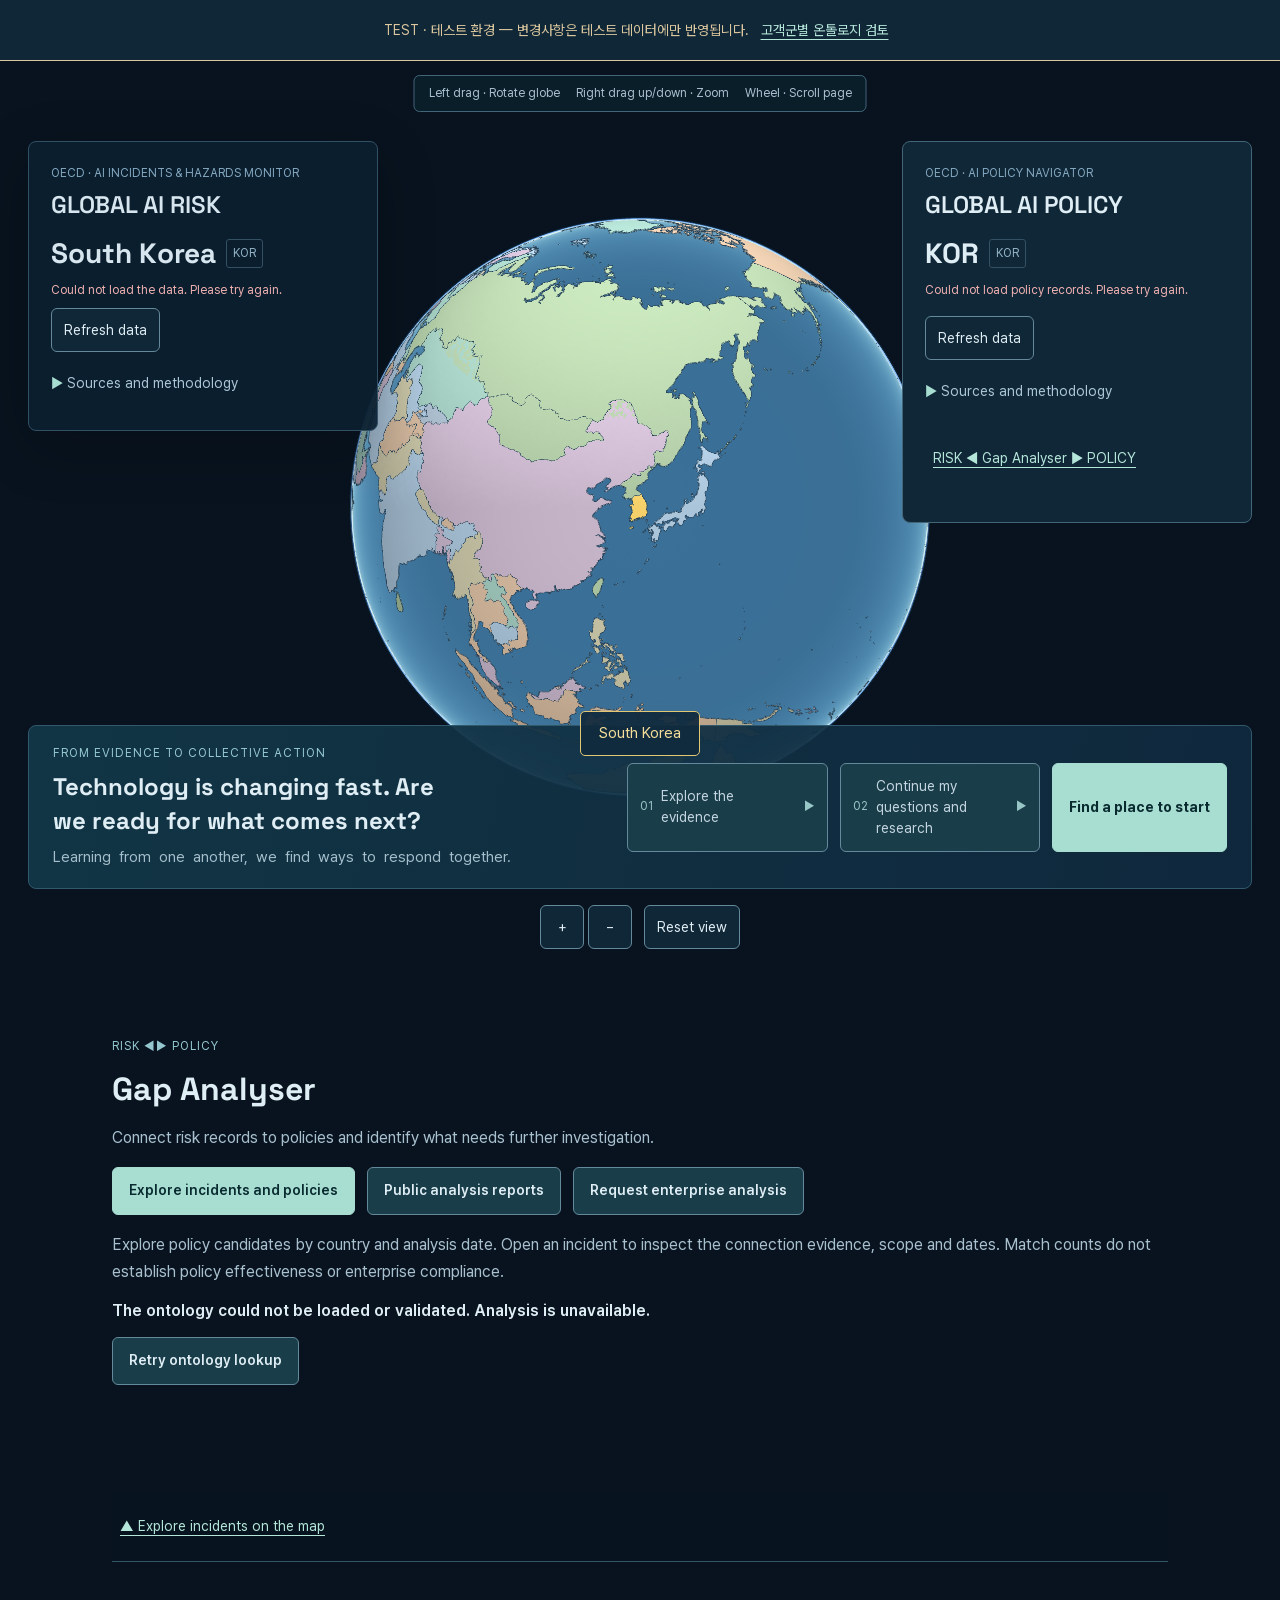
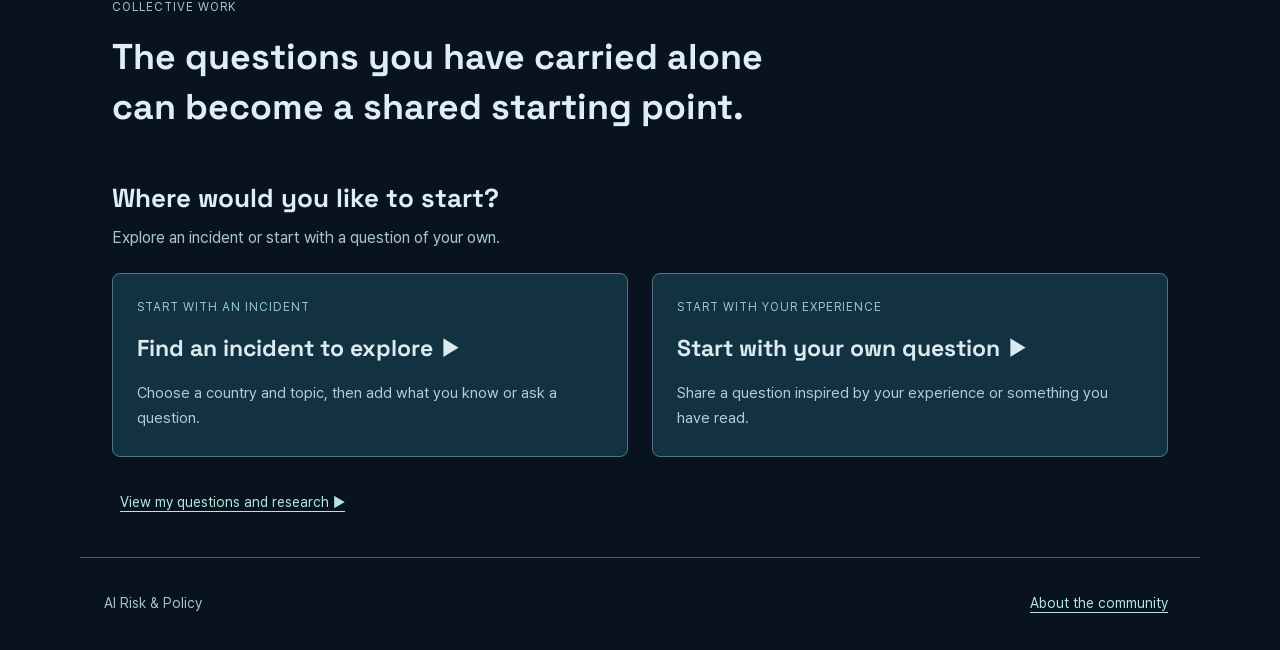
<file: index.html>
<!doctype html><html lang="en"><head><meta charset="utf-8"><meta name="viewport" content="width=device-width,initial-scale=1"><title>Global AI Risk &amp; Policy | Bridging Gaps Together</title>
<meta name="description" content="Explore AI incidents and policies worldwide. Connect evidence, identify questions about policy gaps, and help build a global community for shared responses.">


<meta property="og:type" content="website">
<meta property="og:site_name" content="Global AI Risk &amp; Policy">
<meta property="og:title" content="Global AI Risk &amp; Policy | Bridging Gaps Together">
<meta property="og:description" content="Explore AI incidents and policies worldwide. Connect evidence, identify questions about policy gaps, and help build a global community for shared responses.">
<meta property="og:locale" content="en_GB">
<meta name="twitter:card" content="summary_large_image">
<meta name="twitter:title" content="Global AI Risk &amp; Policy | Bridging Gaps Together">
<meta name="twitter:description" content="Explore AI incidents and policies worldwide. Connect evidence, identify questions about policy gaps, and help build a global community for shared responses.">
<link rel="stylesheet" href="vendor/cesium/Widgets/widgets.css?v=702c5adf3d16"><link rel="stylesheet" href="style.css?v=bfe6a75476b2"><script>window.CESIUM_BASE_URL='vendor/cesium/';</script><script defer src="vendor/cesium/Cesium.js?v=a5ab7e638f51"></script><script defer src="visitor-country.js?v=bea3fd3dd50f"></script><script defer src="app.js?v=c32348577fae"></script><script defer src="aim-explorer.js?v=1db863167bee"></script><script defer src="journey.js?v=de9308ceb4d0"></script><script defer src="explorer-layout.js?v=46a1d0a5231a"></script><script defer src="activity.js?v=1364584893e1"></script><script defer src="work-journey.js?v=6b932161fa8d"></script><script defer src="policy.js?v=f8a6ea1897a2"></script><script defer src="response-journey.js?v=0fd5bbf6ae39"></script><script defer src="ontology-model.js?v=e45976063c75"></script><script defer src="gap-engine.js?v=492f9bf8a2b1"></script><script defer src="ontology-client.js?v=e4d6a01d08c4"></script><script defer src="gap-audience-data.js?v=ede830a0fef1"></script>
<script defer src="gap-audience.js?v=ca1f5a13e58c"></script>
<script defer src="gap-audience-en.js?v=f5d337f976ab"></script>
<script defer src="gap-analyzer.js?v=d1b1cef77aeb"></script><script defer src="report-model.js?v=016856f5c04c"></script><script defer src="report-view.js?v=c445baf2b1e0"></script><script defer src="report-countries.js?v=1fb9ab42c488"></script><script defer src="gap-reports.js?v=9154ed5aae53"></script><link rel="stylesheet" href="reports.css?v=8a3ea826551d"><script defer src="aim.js?v=94f560d1f561"></script><script defer src="weekly-model.js?v=ade909da7276"></script><script defer src="weekly-briefing.js?v=ba7f9eecacbf"></script><link rel="stylesheet" href="weekly-briefing.css?v=98e97e5ee019"><script defer src="i18n.js?v=b3cf14e45eb9"></script><link rel="stylesheet" href="i18n.css?v=5493340a736b"><link rel="stylesheet" href="journey.css?v=7bcd177bd5cf"><link rel="stylesheet" href="typography.css?v=421d01e20609"><link rel="stylesheet" href="activity.css?v=5e9117ec9ad1"><link rel="stylesheet" href="work-journey.css?v=9af38eb4c4ed"><link rel="stylesheet" href="explorer-layout.css?v=e642c33a5513"><link rel="stylesheet" href="workspace-layout.css?v=7dbd0a7bba58"><link rel="stylesheet" href="design-system.css?v=ad229abfdbd5"><link rel="stylesheet" href="policy.css?v=a7a6492d80a1"><link rel="stylesheet" href="response-journey.css?v=15f77e2bfab3"><link rel="stylesheet" href="gap-analyzer.css?v=955551155e80"><link rel="stylesheet" href="community.css?v=44830a4c5d04">
<meta property="og:image" content="https://www.aipolicy.world/assets/share-card.png">
<meta property="og:image:secure_url" content="https://www.aipolicy.world/assets/share-card.png">
<meta property="og:image:type" content="image/png">
<meta property="og:image:width" content="1200">
<meta property="og:image:height" content="630">
<meta property="og:image:alt" content="AI Risk &amp; Policy — AI 위험과 정책을 연결하는 글로벌 커뮤니티 / A global community connecting AI risks and policy">
<meta name="twitter:image" content="https://www.aipolicy.world/assets/share-card.png">
<meta name="twitter:image:alt" content="AI Risk &amp; Policy — AI 위험과 정책을 연결하는 글로벌 커뮤니티 / A global community connecting AI risks and policy">
<script defer src="design-system.js?v=c5fee0c8ad4a"></script><link rel="icon" type="image/png" sizes="96x96" href="assets/favicon.png">


<meta name="robots" content="noindex,nofollow"><link rel="stylesheet" href="test-environment.css?v=90b4c5622796"></head><body><aside class="test-environment-banner" data-no-translate aria-label="테스트 환경">TEST · 테스트 환경 — 변경사항은 테스트 데이터에만 반영됩니다. <a class="ds-link" href="audience-ontology.html">고객군별 온톨로지 검토</a></aside><section id="observatory" aria-label="세계 위험과 대응 관측"><div id="globe" aria-label="회전 가능한 3D 지구"></div><div class="map-gesture-guide" role="note" aria-label="지도 조작 안내"><span>왼쪽 드래그 · 지구 회전</span><span>오른쪽 상하 드래그 · 확대·축소</span><span>휠 · 페이지 스크롤</span></div><aside id="risk-panel" aria-labelledby="risk-title"><p class="risk-kicker">OECD · AI INCIDENTS & HAZARDS MONITOR</p><h1 id="risk-title">GLOBAL AI RISK</h1><div class="risk-country"><h2 id="risk-country">접속 국가 확인 중</h2><span id="risk-code"></span></div><p id="risk-state" role="status">기본 국가를 확인하고 있습니다…</p><div id="risk-data" hidden><p class="risk-period" id="risk-period"></p><div class="metric-main"><div id="risk-donut" aria-hidden="true"></div><span>검색된 사건·잠재위험 기록</span><strong id="aim-total">—</strong><small>건</small></div><div class="metric-pair"><div><span><i class="incident-dot"></i>AI 사건</span><strong id="aim-incidents">—</strong><small>실제 피해로 분류</small></div><div><span><i class="hazard-dot"></i>잠재위험</span><strong id="aim-hazards">—</strong><small>피해 가능성으로 분류</small></div></div><div class="risk-bar" aria-hidden="true"><span id="incident-bar"></span><span id="hazard-bar"></span></div><p id="risk-reconciliation" class="risk-note"></p><div class="article-metric"><div><span id="article-label">최신 기록의 관련 기사 수 합계</span><small>기록 간 중복 기사가 포함될 수 있습니다</small></div><strong id="aim-articles">—</strong></div><section class="explorer" aria-label="AIM 분류 탐색"><div class="explorer-heading"><h3>위험의 구성을 살펴보세요</h3><span id="sample-scope"></span></div><p class="scope-note">아래 분류·월별 분포·목록은 최근에 불러온 기록 기준입니다.<br>한 기록이 여러 분류에 포함될 수 있습니다.</p><div id="type-filters" class="type-filters" aria-label="기록 종류"><button data-type="all" aria-pressed="true">전체</button><button data-type="AI incident" aria-pressed="false">사건</button><button data-type="AI hazard" aria-pressed="false">잠재위험</button></div><div class="classification-head"><label for="classification">분류 기준</label><select id="classification"><option value="harm_types">피해 유형</option><option value="industries">산업 분야</option><option value="harmed_entities">피해 대상</option><option value="principles">AI 원칙</option><option value="ai_tasks">AI 수행 작업</option></select></div><div id="category-bars"></div><div class="filter-caption"><span id="filter-caption" role="status"></span><button id="clear-category" hidden>분류 해제 ×</button></div><div class="trend-heading"><h4>기록의 월별 분포</h4></div><div id="monthly-chart" aria-label="수신 기록의 월별 건수"></div><div class="records-heading"><h4>관련 기록</h4><span id="record-count"></span></div><div id="risk-records"></div><div class="record-pagination"><button id="records-prev">이전</button><span id="records-page"></span><button id="records-next">다음</button></div></section><p id="risk-updated" class="risk-note"></p></div><button id="risk-refresh" type="button">다시 조회</button><p class="risk-note">언론 보도를 AIM이 AI로 수집·분류한 정보입니다. OECD가 사실을 확정한 사건 목록이 아닙니다.</p><div class="risk-sources"><a href="https://oecd.ai/en/incidents" target="_blank" rel="noopener">AIM 원문 ▶</a><a href="https://oecd.ai/en/incidents-methodology" target="_blank" rel="noopener">집계 방법 ▶</a></div></aside><aside id="policy-panel" aria-labelledby="policy-title"><p class="risk-kicker">OECD · AI POLICY NAVIGATOR</p><h2 id="policy-title">GLOBAL AI POLICY</h2><div class="risk-country"><h2 id="policy-country">접속 국가 확인 중</h2><span id="policy-code"></span></div><p id="policy-state" role="status">기본 국가를 확인하고 있습니다…</p><div id="policy-data" hidden><div class="policy-total"><span>등록된 AI 정책·사업</span><strong id="policy-total">—</strong><small>건</small></div><div id="policy-status-counts" class="policy-status-counts"></div><div id="policy-status-bar" class="policy-status-bar" aria-hidden="true"></div><button id="policy-explore" class="journey-primary" disabled>정책 현황 살펴보기</button><section class="policy-types"><h3>어떤 대응을 준비하고 있을까요?</h3><div id="policy-type-counts"></div></section></div><button id="policy-refresh" class="ds-quiet" disabled>다시 조회</button><details class="source-details"><summary>출처·집계 기준</summary><p class="risk-note">OECD에 등록된 AI 정책·사업입니다. 모두 위험 대응 정책은 아니며, 활동 중 상태가 법률 시행을 뜻하지는 않습니다.</p><p id="policy-updated" class="risk-note"></p><a id="policy-source" class="journey-link" href="https://oecd.ai/en/dashboards/policy-initiatives" target="_blank" rel="noopener">OECD 정책 원문 보기</a></details></aside><section class="community-entry"><div><span class="eyebrow">FROM EVIDENCE TO COLLECTIVE ACTION</span><h2>기술은 빠르게 변합니다. 우리의 준비는 충분할까요?</h2><p>서로의 경험에서 배우며, 함께 대응할 길을 찾습니다.</p></div><div class="community-actions"><div class="policy-questions"><a href="#observatory" data-review-task="source"><span>01</span><b>사건의 근거 확인</b><span>▶</span></a><a href="#work-results" data-review-task="policy"><span>02</span><b>내 질문과 조사 이어보기</b><span>▶</span></a></div><button id="community-open" class="journey-primary">함께할 일 살펴보기</button></div></section><div class="map-controls"><button id="reset" type="button">초기 위치</button></div><p id="status" role="status">지구를 불러오는 중입니다…</p></section><footer class="site-footer"><span>AI Risk &amp; Policy</span><a class="ds-link" href="community.html">커뮤니티 소개</a></footer></body></html>
</file>
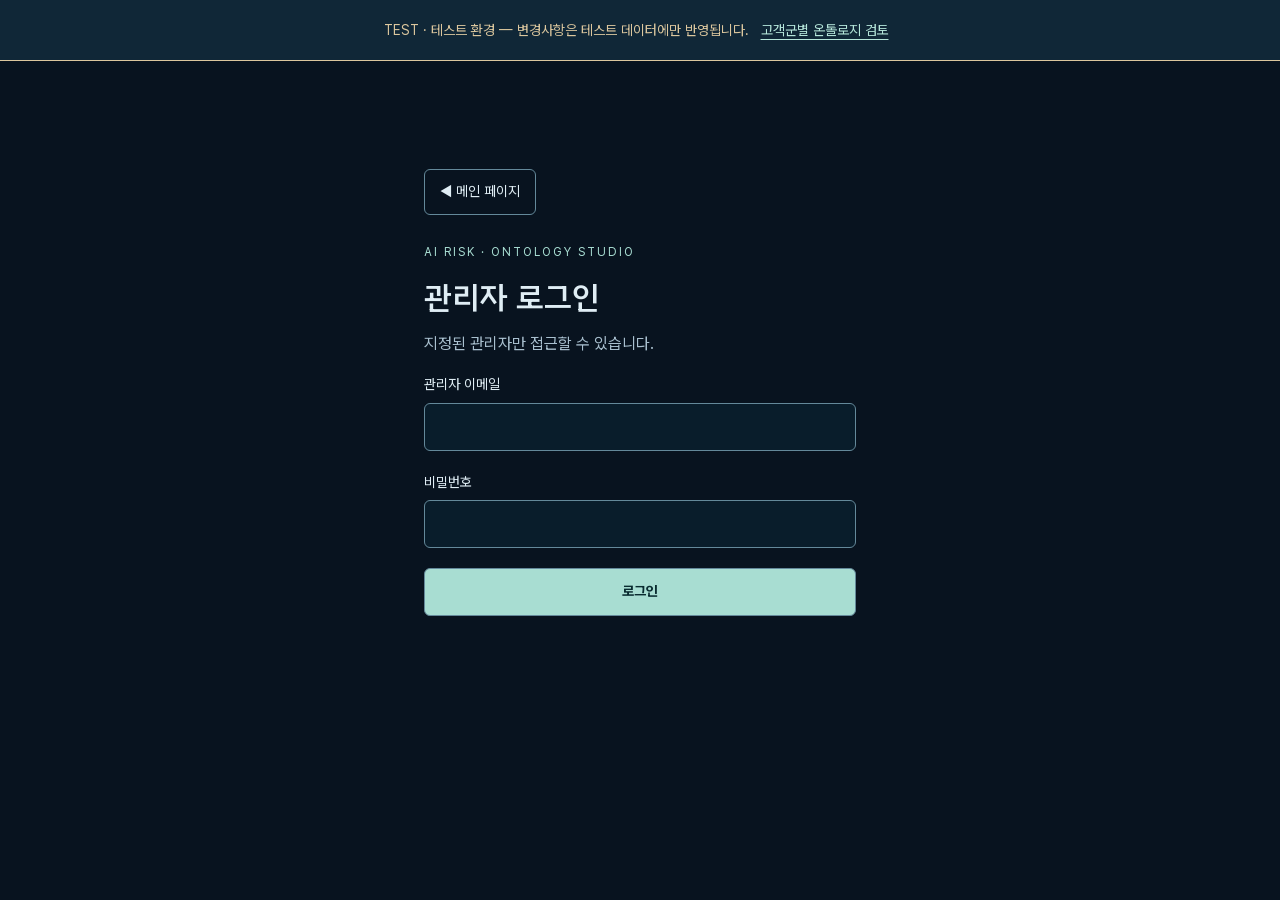
<file: admin/index.html>
<!doctype html><html lang="ko"><head><meta charset="utf-8"><meta name="viewport" content="width=device-width,initial-scale=1"><meta http-equiv="Content-Security-Policy" content="default-src 'none'; script-src 'self'; style-src 'self'; font-src 'self'; connect-src 'self' https://jiyngdwpdmpjiwdnyanb.supabase.co; img-src 'self'; frame-src 'self'; base-uri 'self'; form-action 'self'; object-src 'none'"><title>Ontology Studio · 관리자</title><link rel="stylesheet" href="../typography.css?v=421d01e20609"><link rel="stylesheet" href="../design-system.css?v=ad229abfdbd5"><link rel="stylesheet" href="style.css?v=e48f63712bd0"><script defer src="../design-system.js?v=c5fee0c8ad4a"></script><script defer src="../vendor/supabase/supabase.js?v=59d39487c358"></script><script defer src="supabase-client.js?v=5d4dd724b2d3"></script><script defer src="../ontology-model.js?v=e45976063c75"></script><script defer src="../gap-engine.js?v=492f9bf8a2b1"></script><script defer src="editor.js?v=6cd0794fdf43"></script><script defer src="../participant-assets.js?v=05bb831b42e0"></script><script defer src="participants.js?v=13ffdc1a494c"></script><script defer src="../gap-audience-data.js?v=ede830a0fef1"></script><script defer src="../gap-audience-en.js?v=f5d337f976ab"></script><script defer src="../report-model.js?v=016856f5c04c"></script><script defer src="../report-view.js?v=c445baf2b1e0"></script><script defer src="ai-settings.js?v=7ded7d753eb6"></script><script defer src="report-ai.js?v=bfe056c7ac19"></script><script defer src="../report-countries.js?v=1fb9ab42c488"></script><script defer src="reports.js?v=815e529b9ab4"></script><script defer src="workspace-tabs.js?v=3fac3d2240ee"></script><link rel="stylesheet" href="../reports.css?v=8a3ea826551d"><link rel="stylesheet" href="ai-settings.css?v=f9c4c3620087"><meta name="robots" content="noindex,nofollow"><link rel="stylesheet" href="../test-environment.css?v=90b4c5622796"></head><body><aside class="test-environment-banner" data-no-translate aria-label="테스트 환경">TEST · 테스트 환경 — 변경사항은 테스트 데이터에만 반영됩니다. <a class="ds-link" href="../audience-ontology.html">고객군별 온톨로지 검토</a></aside><section id="access-gate" class="login"><a class="home-link" href="../">◀ 메인 페이지</a><h1>관리자 권한 확인</h1><p id="gate-message" role="status">Supabase 로그인과 편집 권한을 확인하고 있습니다…</p><a href="login.html">관리자 로그인으로 이동</a></section><main id="editor" hidden>
<header><div><p class="eyebrow">AI RISK · ADMIN ONLY</p><h1>Ontology Studio</h1><p class="muted">위험과 정책을 연결하는 개념·통제수단·근거를 관리합니다.</p></div><div class="header-actions"><a class="home-link" href="../">◀ 메인 페이지</a><button id="logout">로그아웃</button></div></header>
<nav class="admin-workspace-tabs" role="tablist" aria-label="관리자 작업"><button id="ontology-workspace-tab" role="tab" aria-selected="true" aria-controls="ontology-workspace" data-admin-workspace="ontology">온톨로지</button><button id="weekly-workspace-tab" role="tab" aria-selected="false" aria-controls="weekly-workspace" data-admin-workspace="weekly" tabindex="-1">주간 TOP 10</button><button id="participants-workspace-tab" role="tab" aria-selected="false" aria-controls="participants-workspace" data-admin-workspace="participants" tabindex="-1">참여자</button><button id="reports-workspace-tab" role="tab" aria-selected="false" aria-controls="reports-workspace" data-admin-workspace="reports" tabindex="-1">Gap 보고서</button></nav><div id="ontology-workspace" role="tabpanel" aria-labelledby="ontology-workspace-tab"><section class="toolbar"><span id="version">불러오는 중…</span><button id="reload">최신본 불러오기</button><button id="export">초안 JSON 내려받기</button><label class="file-button">JSON 가져오기<input id="import" type="file" accept="application/json,.json"></label><button id="save" class="primary">초안 저장</button><button id="publish">발행 검토</button></section>
<p id="message" role="status" aria-live="polite"></p>
<div class="explanation"><p><b>편집 ▶ 초안 저장 ▶ 발행 검토 ▶ 확인</b><br>초안 저장은 서버에 보관하는 단계입니다. 발행해야 공개 분석에 적용되며, 열린 Gap Analyzer에서는 ‘최신 온톨로지 반영’을 누르세요. JSON 내려받기는 파일 백업입니다.</p><p>공통 AI 원칙 매칭도 검토 완료된 개념과 별칭으로만 수행합니다. 항목을 초안으로 바꾸고 저장·발행하면 해당 근거가 제외됩니다. 다른 발행된 연결이 있으면 후보는 남을 수 있습니다.</p><strong>개념 ▶ 필요한 통제수단 ◀ 정책 조항</strong><p>별칭은 같은 의미의 분류를 연결합니다. 상위 원칙 대응은 위험의 세부 원칙을 정책의 통합 원칙으로 연결하며, 그 정책이 세부 위험을 다룬다는 확정은 아닙니다. 관계는 어떤 통제수단이 필요한지, 정책 연결은 어느 정책 조항이 그 수단을 다루는지 기록합니다. <b>검토 완료 + 출처 + 근거 메모</b>가 있는 항목만 발행합니다. 매칭은 검토 후보이며 법적 적용·효과 확정이 아닙니다.</p></div>
<label>온톨로지 이름<input id="ontology-name" maxlength="120" placeholder="예: 공통 AI 원칙 매칭"></label>
<nav id="tabs" aria-label="편집 영역"></nav><div class="editor-grid"><section><div class="list-head"><h2 id="list-title">개념</h2><button id="add">새 항목</button></div><label>목록 검색<input id="search" type="search" placeholder="ID·이름·국가·정책 ID 검색"></label><div id="items"></div></section><section id="detail" class="detail"><p class="muted">편집할 항목을 선택하세요.</p></section></div>
<section class="preview"><h2>매칭 미리보기</h2><p class="muted">현재 편집 초안으로 아래 입력을 비교합니다. 실제 발행본에는 영향을 주지 않습니다. 원문과 동일한 분류명을 한 줄에 하나씩 입력하세요. 원칙명 안의 쉼표는 그대로 유지합니다.</p><form id="preview-form" class="fields"><label>국가 코드<input name="country" value="KOR" pattern="[A-Z]{3}" required></label><label>정책 ID<input name="policyId" type="number" min="1" value="1" required></label><label>기준일<input name="date" type="date" required></label><label>위험 산업<textarea name="industries" rows="2"></textarea></label><label>위험 AI 수행 작업<textarea name="ai_tasks" rows="2"></textarea></label><label>위험 책임 주체<textarea name="actors" rows="2"></textarea></label><label>위험 AI 원칙<textarea name="principles" rows="2"></textarea></label><label>위험 피해 유형<textarea name="harm_types" rows="2"></textarea></label><label>위험 피해 대상<textarea name="harmed_entities" rows="2"></textarea></label><label>정책 AI 원칙<textarea name="policyPrinciples" rows="2"></textarea></label><button type="submit">현재 초안으로 분석</button></form><pre id="preview-result" tabindex="0">개념이나 정책 연결을 편집한 뒤 매칭 근거를 확인하세요.</pre></section>
<section><h2>발행 이력</h2><p class="muted">이전 발행본을 초안으로 복원한 뒤 검토·저장·재발행할 수 있습니다. 최대 50개 발행본을 보관합니다.</p><div id="history"></div></section>
<dialog id="confirm" aria-labelledby="confirm-title" aria-describedby="confirm-text"><h2 id="confirm-title"></h2><p id="confirm-text"></p><div class="actions"><button id="cancel">취소</button><button id="accept" class="primary">확인</button></div></dialog>
</div><section id="weekly-workspace" role="tabpanel" aria-labelledby="weekly-workspace-tab" hidden><iframe id="weekly-frame" title="주간 TOP 10 후보 리뷰 및 발행"></iframe></section><section id="participants-workspace" role="tabpanel" aria-labelledby="participants-workspace-tab" hidden>
<h2>함께하는 사람</h2><p class="muted">참여자의 소개와 성과물, SNS를 관리합니다. 이미지와 링크는 HTTPS 주소로 등록하세요.</p>
<div class="explanation">참여자 개인의 요청 또는 동의를 받아 게재하는 정보입니다. 공개할 정보와 이미지, SNS 각각의 게재 범위를 확인해 주세요.</div>
<div class="toolbar"><button id="people-load">저장본 불러오기</button><button id="people-add" disabled>참여자 추가</button><button id="people-save" class="primary" disabled>초안 저장</button><button id="people-publish" disabled>공개 반영 검토</button></div>
<p id="people-status" role="status" aria-live="polite">참여자 정보를 불러오는 중…</p>
<div class="people-editor-layout">
<section id="people-browser" class="people-browser" aria-labelledby="people-list-title">
<h3 id="people-list-title">참여자 목록</h3>
<label for="people-search">이름·역할·소속 검색<input id="people-search" type="search" placeholder="참여자 찾기" disabled></label>
<label for="people-filter">공개 설정<select id="people-filter" disabled><option value="all">전체</option><option value="visible">공개 설정</option><option value="hidden">숨김 설정</option></select></label>
<p id="people-count" class="muted" role="status"></p><div id="people-list" aria-label="편집할 참여자"></div>
</section>
<section id="people-detail" class="person-editor detail" aria-label="선택한 참여자 편집"><p class="muted">목록에서 참여자를 선택하세요.</p></section>
</div>
<dialog id="people-confirm" aria-labelledby="people-confirm-title"><h2 id="people-confirm-title">참여자 정보 공개 반영</h2><p id="people-confirm-copy"></p><div class="actions"><button id="people-cancel">취소</button><button id="people-accept" class="primary">공개 반영</button></div></dialog>
</section><section id="reports-workspace" role="tabpanel" aria-labelledby="reports-workspace-tab" hidden>
<h2>Gap 분석 보고서</h2><p class="muted">공개 보고서는 정책기관·연구자·컨설턴트가 함께 활용합니다. 기업 맞춤 보고서는 비공개로 작성하고 개별 제공합니다.</p>
<div class="toolbar"><button id="report-reload">저장본 불러오기</button><button id="report-new-policy">공개 보고서 새 초안</button><button id="report-new-enterprise">기업 보고서 새 초안</button><button id="report-save" class="primary" disabled>초안 저장</button><button id="report-preview-button" disabled>미리보기</button><button id="report-export" disabled>초안 Markdown 내려받기</button><button id="report-final" disabled>기업 최종본 검토</button><button id="report-publish" disabled>공개 발행 검토</button><button id="report-withdraw" disabled>공개 취소</button></div>
<details id="ai-settings" data-endpoint="test-gap-report-generate" data-state-rpc="airisk_test_reports_ai_state" class="ai-settings"><summary>Gap 보고서 전용 AI API 세팅</summary><p>공개·기업 Gap 보고서 전용 설정이며 주간 TOP 10과 분리됩니다. API 키는 Supabase Vault에 암호화해 보관하며 저장 후 원문을 다시 표시하지 않습니다. 빈 키 입력은 기존 제공자의 키를 유지합니다. 제공자를 바꾸면 새 키가 필요합니다.</p><p>설정과 모델 조회는 자료를 전송하지 않습니다. 보고서의 AI 생성 버튼을 누르고 확인하면 분석 질문과 선택한 증빙 발췌문을 이 제공자에게 전송합니다. 제공자 API 사용 요금이 발생할 수 있습니다.</p><p id="ai-saved">설정 확인 전</p><form id="ai-settings-form" autocomplete="off"><fieldset id="ai-fields"><label for="ai-provider">AI 제공자</label><select id="ai-provider"><option value="gemini">Google Gemini</option><option value="openai">OpenAI</option><option value="anthropic">Anthropic Claude</option></select><label for="ai-key">API 키 · 신규 등록 / 교체</label><input id="ai-key" type="password" autocomplete="new-password" spellcheck="false" maxlength="4096" aria-describedby="ai-key-note"><p id="ai-key-note">입력값은 브라우저 저장소·JSON 백업에 저장하지 않습니다. 저장 성공 시 입력란을 비웁니다.</p><a id="ai-key-help" class="ds-link" href="https://aistudio.google.com/app/apikey" target="_blank" rel="noopener noreferrer">API 키 발급 페이지 ▶</a><label for="ai-model">모델 ID</label><input id="ai-model" maxlength="200" required spellcheck="false" placeholder="모델 목록에서 선택하거나 직접 입력"><div class="actions"><button id="ai-models" type="button">모델 목록 불러오기</button></div><select id="ai-model-list" size="5" aria-label="조회한 모델 목록" hidden></select><div class="actions"><button id="ai-save" type="submit" class="primary">설정 저장</button><button id="ai-test" type="button">저장된 연결 확인</button><button id="ai-reload" type="button">저장본 불러오기</button><button id="ai-delete" type="button" class="danger">서버 설정 삭제</button></div></fieldset><p id="ai-status" role="status"></p></form></details><p id="report-admin-status" class="ds-status" role="status" aria-live="polite">보고서 작업을 선택하세요.</p><div class="report-editor-layout"><div id="report-admin-list" aria-label="보고서 목록"></div><section id="report-detail"><p class="ds-muted">목록에서 선택하거나 새 보고서를 시작하세요.</p></section></div>
<dialog id="report-preview" aria-label="보고서 미리보기 및 발행 검토"><div class="report-actions report-preview-actions"><button id="report-close">닫기</button><button id="report-final-html" hidden>최종본 내려받기 · 인쇄/PDF용 HTML</button><button id="report-final-md" hidden>최종본 Markdown</button><button id="report-accept" class="primary" hidden>검토한 보고서 공개 발행</button></div><article id="report-preview-content" class="report-reader"></article></dialog>
</section><dialog id="ai-confirm" aria-labelledby="ai-confirm-title" aria-describedby="ai-confirm-text"><h2 id="ai-confirm-title">AI 설정 변경 확인</h2><p id="ai-confirm-text"></p><div class="actions"><button id="ai-cancel">취소</button><button id="ai-accept" class="primary">확인</button></div></dialog><dialog id="report-ai-preview" aria-label="AI 보고서 제안"><div class="report-actions report-preview-actions"><button id="report-ai-close">반영하지 않고 닫기</button><button id="report-ai-apply" class="primary">제안을 편집 초안에 반영</button></div><article id="report-ai-preview-content" class="report-reader"></article></dialog></main></body></html>
</file>
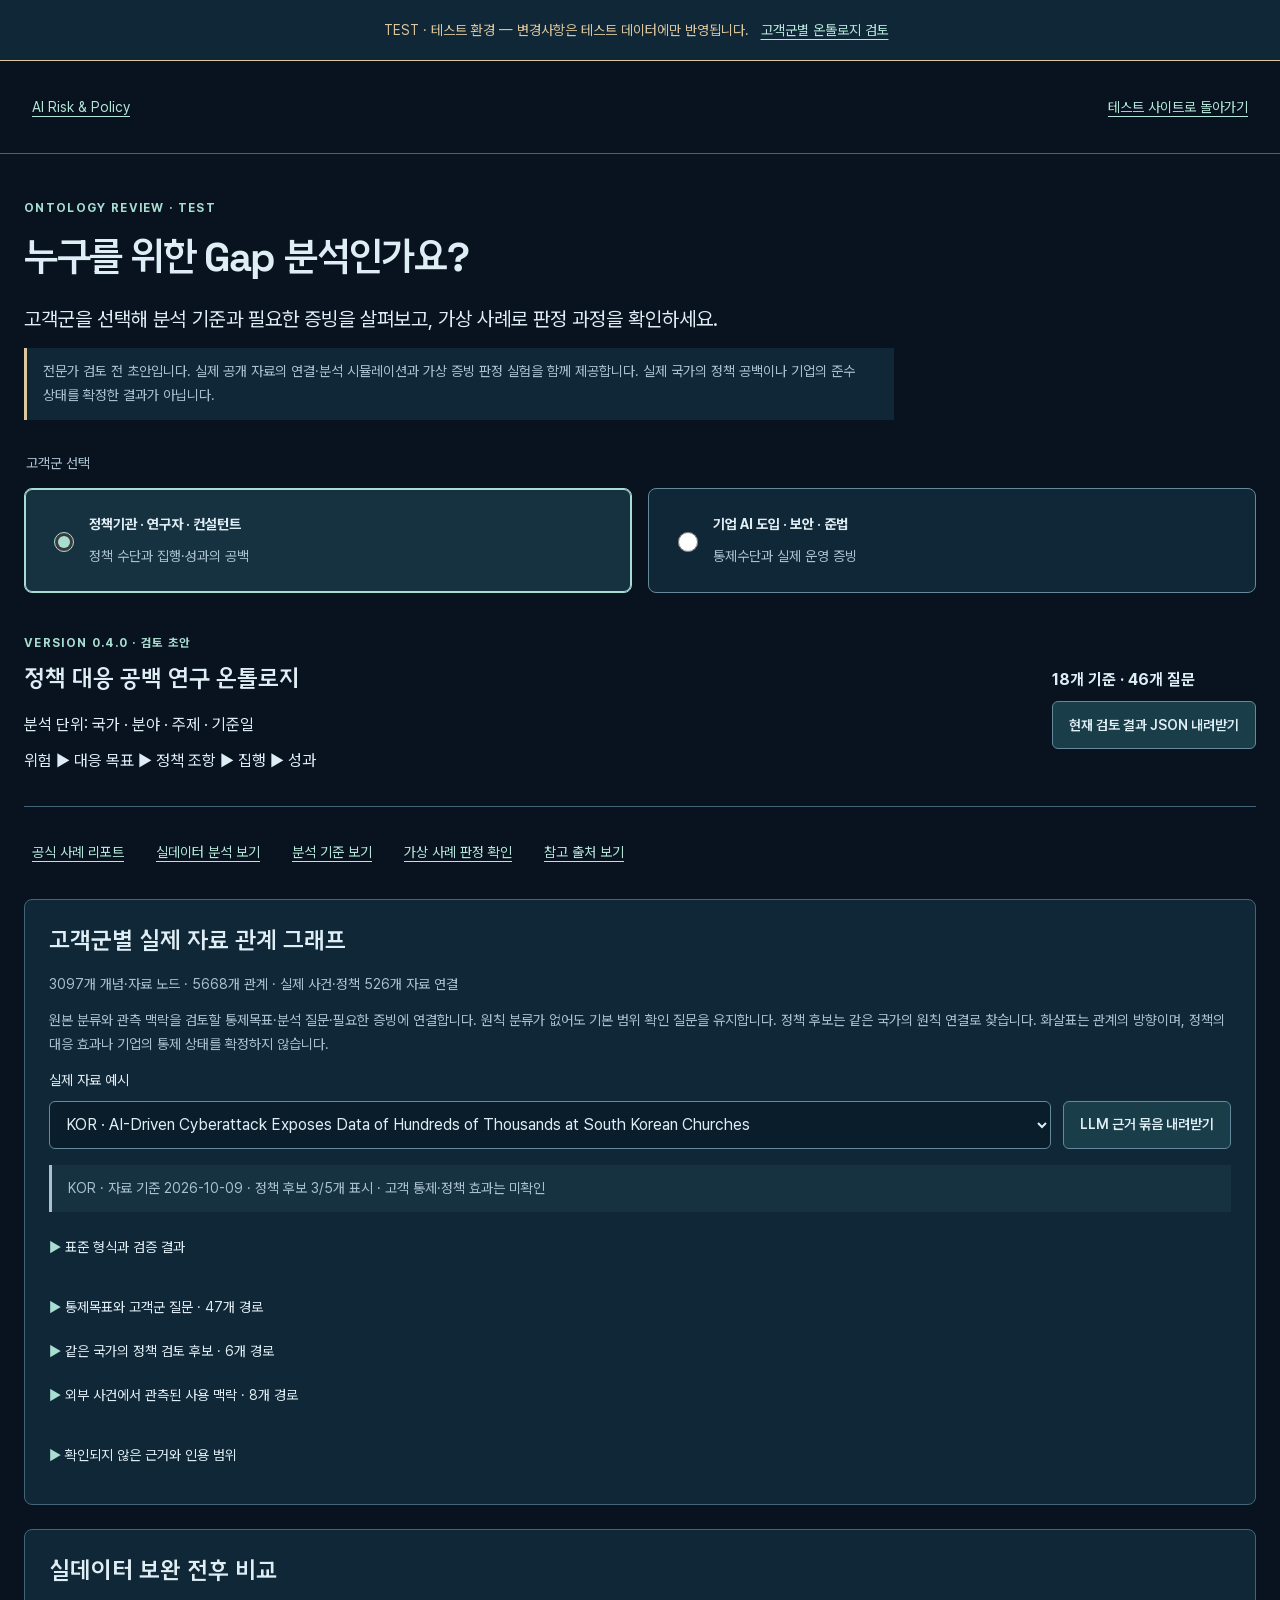
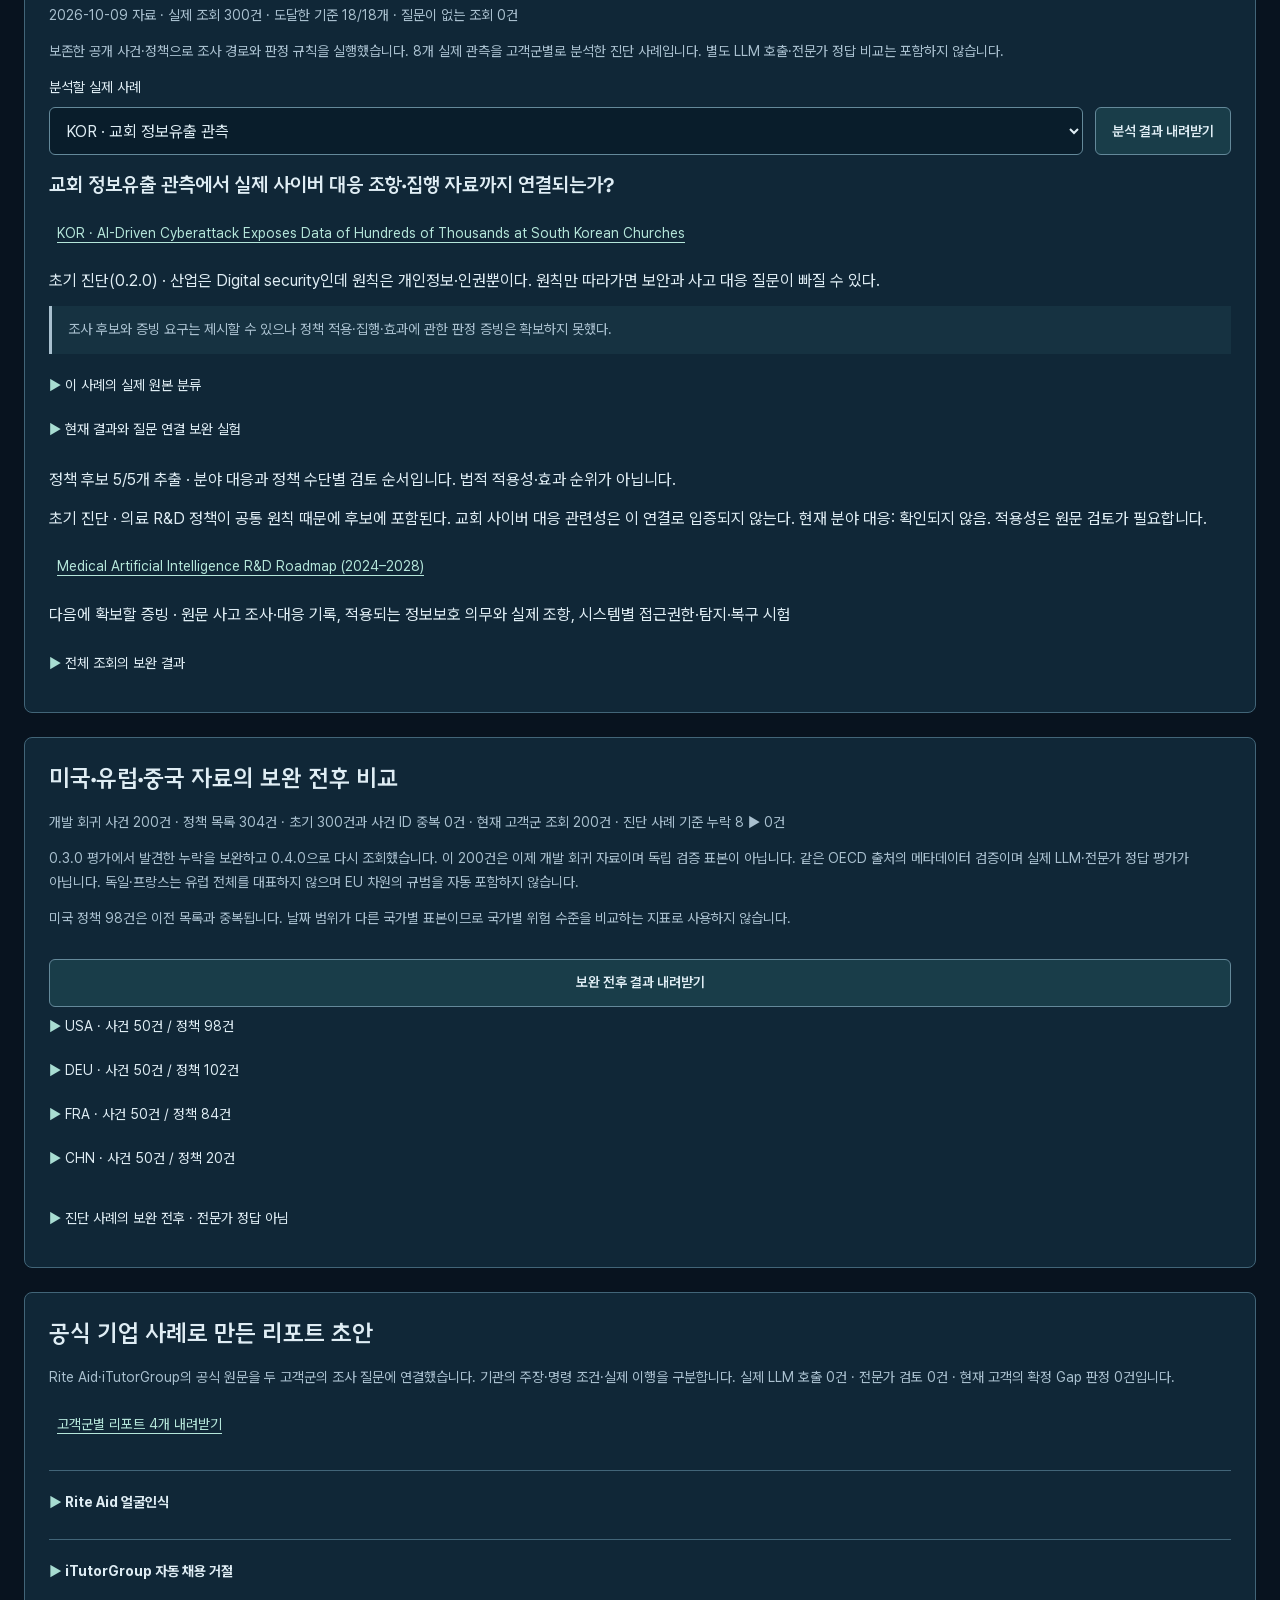
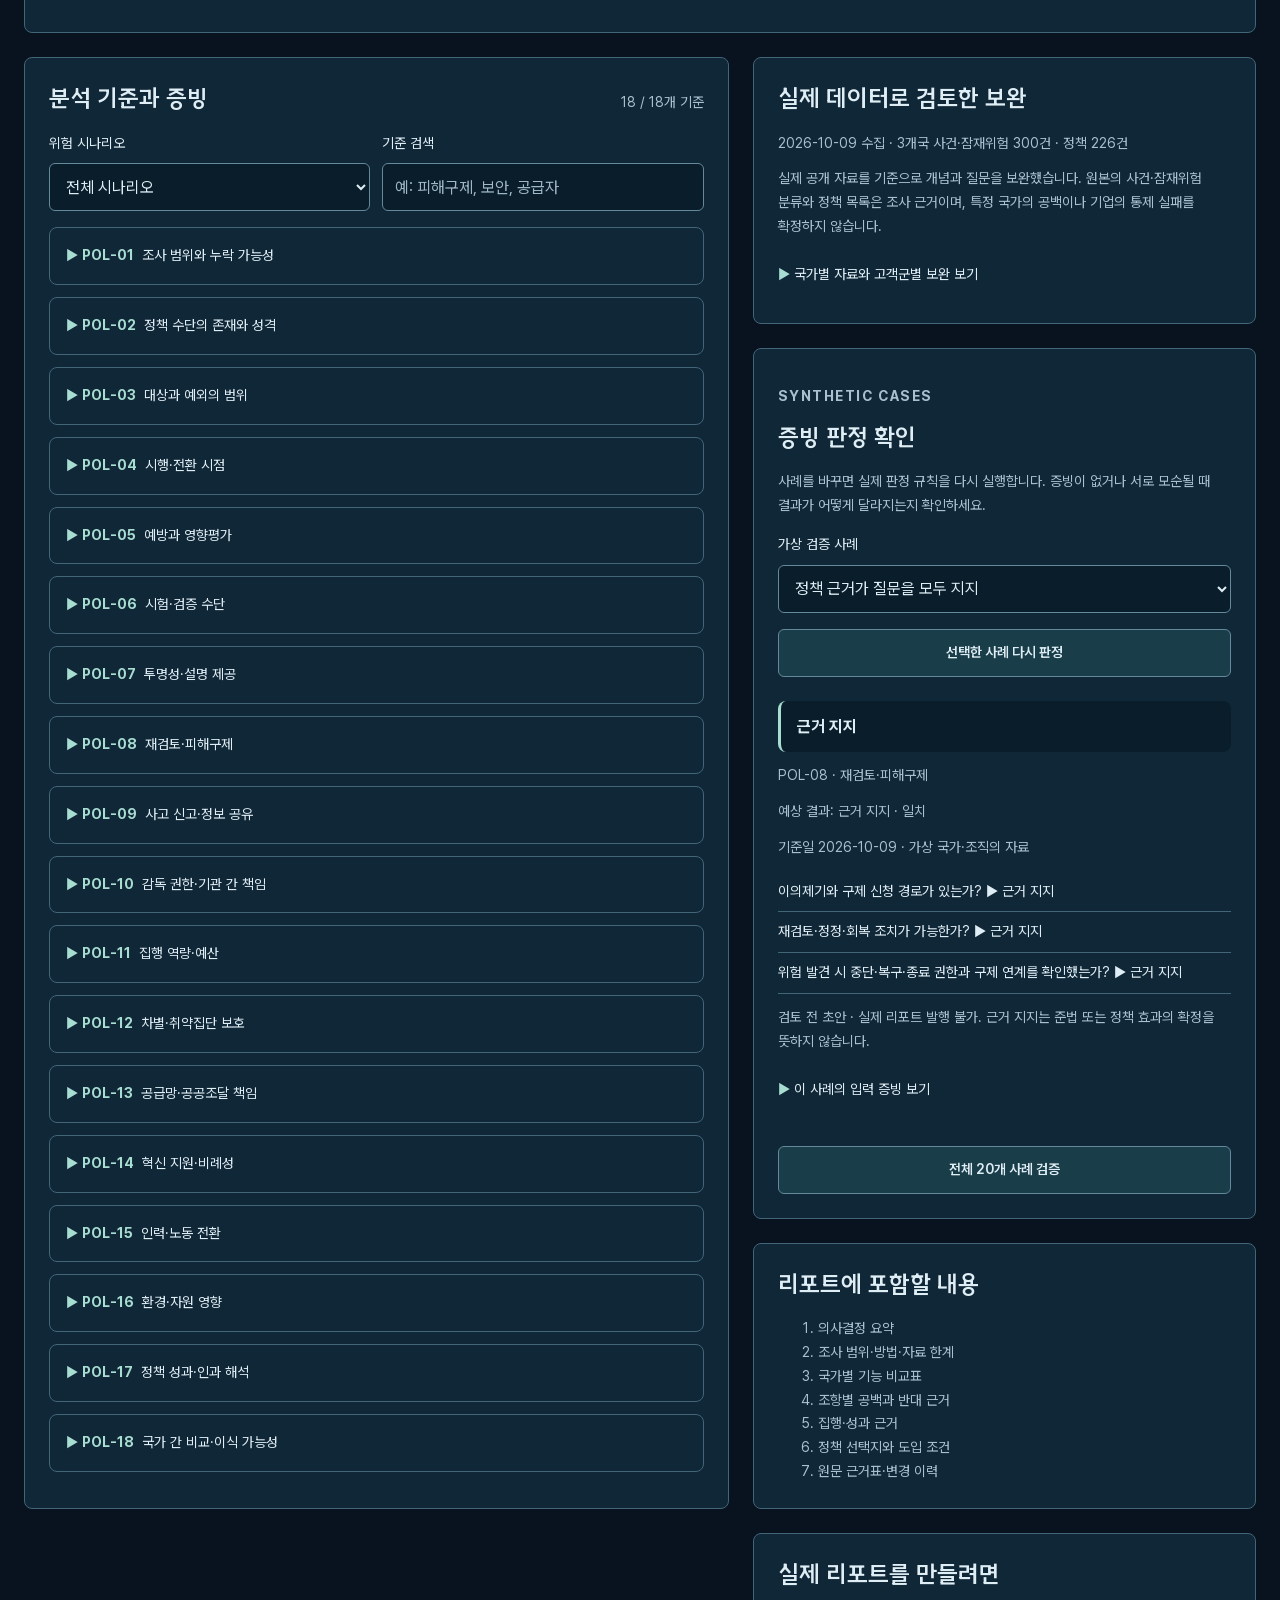
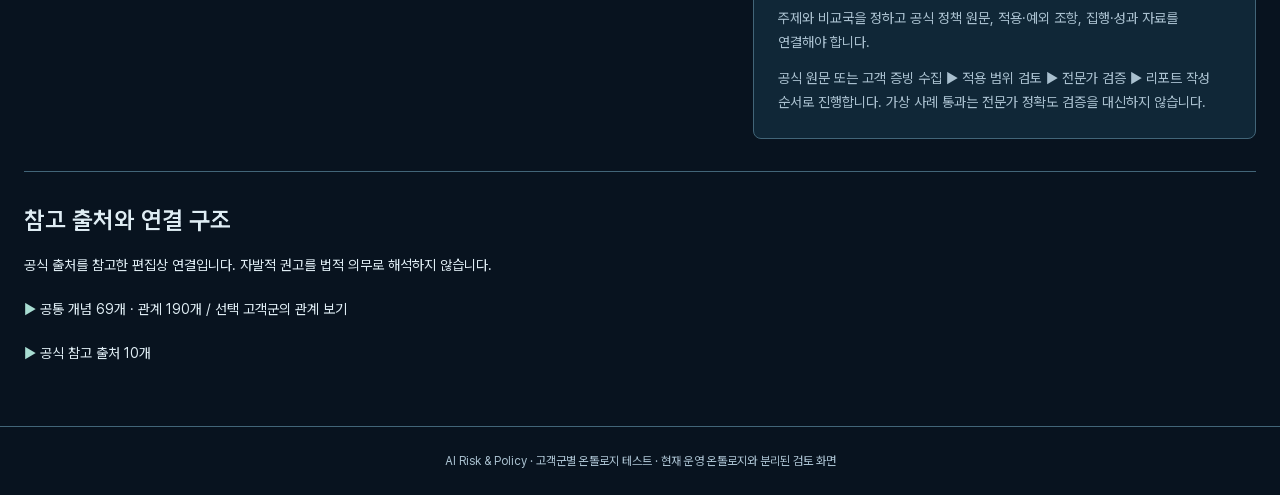
<file: audience-ontology.html>
<!doctype html>
<html lang="ko">
<head>
<meta charset="utf-8">
<meta name="viewport" content="width=device-width, initial-scale=1">
<meta http-equiv="Content-Security-Policy" content="default-src 'self'; script-src 'self'; style-src 'self'; font-src 'self'; img-src 'self' data:; connect-src 'self'; object-src 'none'; base-uri 'self'; form-action 'none'">
<title>고객군별 온톨로지 검토 · AI Risk &amp; Policy TEST</title>
<link rel="stylesheet" href="typography.css?v=421d01e20609">
<link rel="stylesheet" href="design-system.css?v=ad229abfdbd5">
<link rel="stylesheet" href="audience-ontology.css?v=eda67bfd638d">
<script defer src="audience-model.js?v=a739a1eb8faa"></script>
<script defer src="audience-ontology.js?v=68b16f2a5d96"></script>
<meta name="robots" content="noindex,nofollow"><link rel="stylesheet" href="test-environment.css?v=90b4c5622796"></head>
<body data-catalog-version="6ab8c51781cf"><aside class="test-environment-banner" data-no-translate aria-label="테스트 환경">TEST · 테스트 환경 — 변경사항은 테스트 데이터에만 반영됩니다. <a class="ds-link" href="audience-ontology.html">고객군별 온톨로지 검토</a></aside>
<header class="lab-header"><a href="index.html" class="ds-link">AI Risk &amp; Policy</a><a href="index.html" class="ds-link">테스트 사이트로 돌아가기</a></header>
<main class="lab-main">
  <section class="lab-intro" aria-labelledby="lab-title">
    <p class="lab-eyebrow">ONTOLOGY REVIEW · TEST</p>
    <h1 id="lab-title">누구를 위한 Gap 분석인가요?</h1>
    <p class="lab-lead">고객군을 선택해 분석 기준과 필요한 증빙을 살펴보고, 가상 사례로 판정 과정을 확인하세요.</p>
    <p class="lab-note">전문가 검토 전 초안입니다. 실제 공개 자료의 연결·분석 시뮬레이션과 가상 증빙 판정 실험을 함께 제공합니다. 실제 국가의 정책 공백이나 기업의 준수 상태를 확정한 결과가 아닙니다.</p>
  </section>
  <p id="load-status" class="ds-status" data-state="loading" role="status">온톨로지를 불러오는 중…</p>
  <button id="retry" class="ds-secondary" hidden>다시 불러오기</button>
  <div id="workspace" hidden>
    <fieldset class="audience-picker"><legend>고객군 선택</legend>
      <label><input type="radio" name="audience" value="policy-research" checked><span><strong>정책기관 · 연구자 · 컨설턴트</strong><small>정책 수단과 집행·성과의 공백</small></span></label>
      <label><input type="radio" name="audience" value="enterprise-assurance"><span><strong>기업 AI 도입 · 보안 · 준법</strong><small>통제수단과 실제 운영 증빙</small></span></label>
    </fieldset>
    <section class="profile-summary" aria-labelledby="profile-title">
      <div><p id="profile-version" class="lab-eyebrow"></p><h2 id="profile-title"></h2><p id="profile-unit"></p><p id="profile-path"></p></div>
      <div class="profile-actions"><p id="profile-count" class="profile-count"></p><button id="download" class="ds-secondary">현재 검토 결과 JSON 내려받기</button></div>
    </section>
    <nav class="lab-jumps" aria-label="검토 화면 이동"><a class="ds-link" href="#pilot-title">공식 사례 리포트</a><a class="ds-link" href="#real-simulation-title">실데이터 분석 보기</a><a class="ds-link" href="#criteria-title">분석 기준 보기</a><a class="ds-link" href="#simulation-title">가상 사례 판정 확인</a><a class="ds-link" href="#sources-title">참고 출처 보기</a></nav>
    <section class="ds-panel lab-panel" aria-labelledby="relations-title">
      <h2 id="relations-title">고객군별 실제 자료 관계 그래프</h2>
      <p id="relations-summary"></p>
      <p>원본 분류와 관측 맥락을 검토할 통제목표·분석 질문·필요한 증빙에 연결합니다. 원칙 분류가 없어도 기본 범위 확인 질문을 유지합니다. 정책 후보는 같은 국가의 원칙 연결로 찾습니다. 화살표는 관계의 방향이며, 정책의 대응 효과나 기업의 통제 상태를 확정하지 않습니다.</p>
      <div class="criteria-filters relations-toolbar"><label>실제 자료 예시<select id="graph-case" class="ds-input"></select></label><button id="download-context" class="ds-secondary">LLM 근거 묶음 내려받기</button></div>
      <p id="relations-scope" class="ds-status" data-state="empty"></p>
      <details id="standards-details"><summary>표준 형식과 검증 결과</summary>
        <p>원칙·별칭은 SKOS, 출처와 변환 이력은 PROV-O로 표현합니다. JSON-LD를 RDF로 변환하여 SHACL 구조 검증을 실행했습니다. 이 검증은 근거의 사실성이나 정책 효과를 인증하지 않습니다.</p>
        <nav class="lab-jumps" aria-label="공개 예시 자료 내려받기"><a id="download-jsonld" class="ds-link" download>현재 예시 JSON-LD</a></nav>
        <p>현재 고객군·예시의 자료와 공통 개념을 포함합니다. 전체 실데이터 그래프는 로컬 내보내기로 제공합니다. 미확인 값과 조사 후보의 구분을 유지합니다.</p>
      </details>
      <div id="relations-paths"></div>
      <details><summary>확인되지 않은 근거와 인용 범위</summary><div id="relations-unknowns"></div></details>
    </section>
    <section class="ds-panel lab-panel" aria-labelledby="real-simulation-title">
      <h2 id="real-simulation-title">실데이터 보완 전후 비교</h2>
      <p id="real-simulation-summary"></p>
      <p>보존한 공개 사건·정책으로 조사 경로와 판정 규칙을 실행했습니다. 8개 실제 관측을 고객군별로 분석한 진단 사례입니다. 별도 LLM 호출·전문가 정답 비교는 포함하지 않습니다.</p>
      <div class="criteria-filters relations-toolbar"><label>분석할 실제 사례<select id="real-simulation-case" class="ds-input"></select></label><button id="download-simulation" class="ds-secondary">분석 결과 내려받기</button></div>
      <div id="real-simulation-result" aria-live="polite"></div>
      <details><summary>전체 조회의 보완 결과</summary><div id="real-simulation-audit"></div></details>
    </section>
    <section class="ds-panel lab-panel" aria-labelledby="holdout-title">
      <h2 id="holdout-title">미국·유럽·중국 자료의 보완 전후 비교</h2>
      <p id="holdout-summary"></p>
      <p>0.3.0 평가에서 발견한 누락을 보완하고 0.4.0으로 다시 조회했습니다. 이 200건은 이제 개발 회귀 자료이며 독립 검증 표본이 아닙니다. 같은 OECD 출처의 메타데이터 검증이며 실제 LLM·전문가 정답 평가가 아닙니다. 독일·프랑스는 유럽 전체를 대표하지 않으며 EU 차원의 규범을 자동 포함하지 않습니다.</p>
      <p>미국 정책 98건은 이전 목록과 중복됩니다. 날짜 범위가 다른 국가별 표본이므로 국가별 위험 수준을 비교하는 지표로 사용하지 않습니다.</p>
      <button id="download-holdout" class="ds-secondary">보완 전후 결과 내려받기</button>
      <div id="holdout-countries"></div>
      <details><summary>진단 사례의 보완 전후 · 전문가 정답 아님</summary><div id="holdout-examples"></div></details>
    </section>
    <section class="ds-panel lab-panel" aria-labelledby="pilot-title">
      <h2 id="pilot-title">공식 기업 사례로 만든 리포트 초안</h2>
      <p>Rite Aid·iTutorGroup의 공식 원문을 두 고객군의 조사 질문에 연결했습니다. 기관의 주장·명령 조건·실제 이행을 구분합니다. 실제 LLM 호출 0건 · 전문가 검토 0건 · 현재 고객의 확정 Gap 판정 0건입니다.</p>
      <nav class="lab-jumps" aria-label="공식 사례 자료"><a class="ds-link" href="assets/audience-ontologies/report-pilot.md" download>고객군별 리포트 4개 내려받기</a></nav>
      <div id="pilot-reports"></div>
    </section>
    <div class="lab-columns">
      <section class="ds-panel lab-panel criteria-panel" aria-labelledby="criteria-title">
        <div class="section-heading"><h2 id="criteria-title">분석 기준과 증빙</h2><p id="criteria-count" role="status"></p></div>
        <div class="criteria-filters">
          <label>위험 시나리오<select class="ds-input" id="scenario"><option value="">전체 시나리오</option></select></label>
          <label>기준 검색<input class="ds-input" id="search" type="search" placeholder="예: 피해구제, 보안, 공급자"></label>
        </div>
        <div id="scenario-detail" class="lab-note" hidden></div>
        <div id="criteria-list"></div>
        <p id="empty" class="ds-status" data-state="empty" role="status" hidden>일치하는 기준이 없습니다. 시나리오나 검색어를 바꿔 보세요.</p>
      </section>
      <aside class="lab-sidebar">
        <section class="ds-panel lab-panel" aria-labelledby="observations-title">
          <h2 id="observations-title">실제 데이터로 검토한 보완</h2>
          <p id="observations-summary"></p>
          <p>실제 공개 자료를 기준으로 개념과 질문을 보완했습니다. 원본의 사건·잠재위험 분류와 정책 목록은 조사 근거이며, 특정 국가의 공백이나 기업의 통제 실패를 확정하지 않습니다.</p>
          <details id="observations-details"><summary>국가별 자료와 고객군별 보완 보기</summary><div id="observations-countries"></div><div id="observations-changes"></div></details>
        </section>
        <section class="ds-panel lab-panel" aria-labelledby="simulation-title">
          <p class="lab-eyebrow">SYNTHETIC CASES</p><h2 id="simulation-title">증빙 판정 확인</h2>
          <p>사례를 바꾸면 실제 판정 규칙을 다시 실행합니다. 증빙이 없거나 서로 모순될 때 결과가 어떻게 달라지는지 확인하세요.</p>
          <label>가상 검증 사례<select class="ds-input" id="case"></select></label>
          <button id="run-case" class="ds-secondary">선택한 사례 다시 판정</button>
          <div id="case-result" aria-live="polite"></div>
          <details><summary>이 사례의 입력 증빙 보기</summary><div id="case-evidence"></div></details>
          <button id="run-all" class="ds-secondary">전체 20개 사례 검증</button>
          <p id="suite-result" class="ds-status" role="status" hidden></p>
        </section>
        <section class="ds-panel lab-panel" aria-labelledby="report-title"><h2 id="report-title">리포트에 포함할 내용</h2><ol id="report-sections"></ol></section>
        <section class="ds-panel lab-panel" aria-labelledby="next-title"><h2 id="next-title">실제 리포트를 만들려면</h2><p id="next-step"></p><p>공식 원문 또는 고객 증빙 수집 ▶ 적용 범위 검토 ▶ 전문가 검증 ▶ 리포트 작성 순서로 진행합니다. 가상 사례 통과는 전문가 정확도 검증을 대신하지 않습니다.</p></section>
      </aside>
    </div>
    <section class="sources-section" aria-labelledby="sources-title"><h2 id="sources-title">참고 출처와 연결 구조</h2><p>공식 출처를 참고한 편집상 연결입니다. 자발적 권고를 법적 의무로 해석하지 않습니다.</p><details><summary id="graph-summary"></summary><div id="graph"></div></details><details><summary>공식 참고 출처 10개</summary><ul id="sources"></ul></details></section>
  </div>
</main>
<footer class="lab-footer">AI Risk &amp; Policy · 고객군별 온톨로지 테스트 · 현재 운영 온톨로지와 분리된 검토 화면</footer>
</body>
</html>
</file>
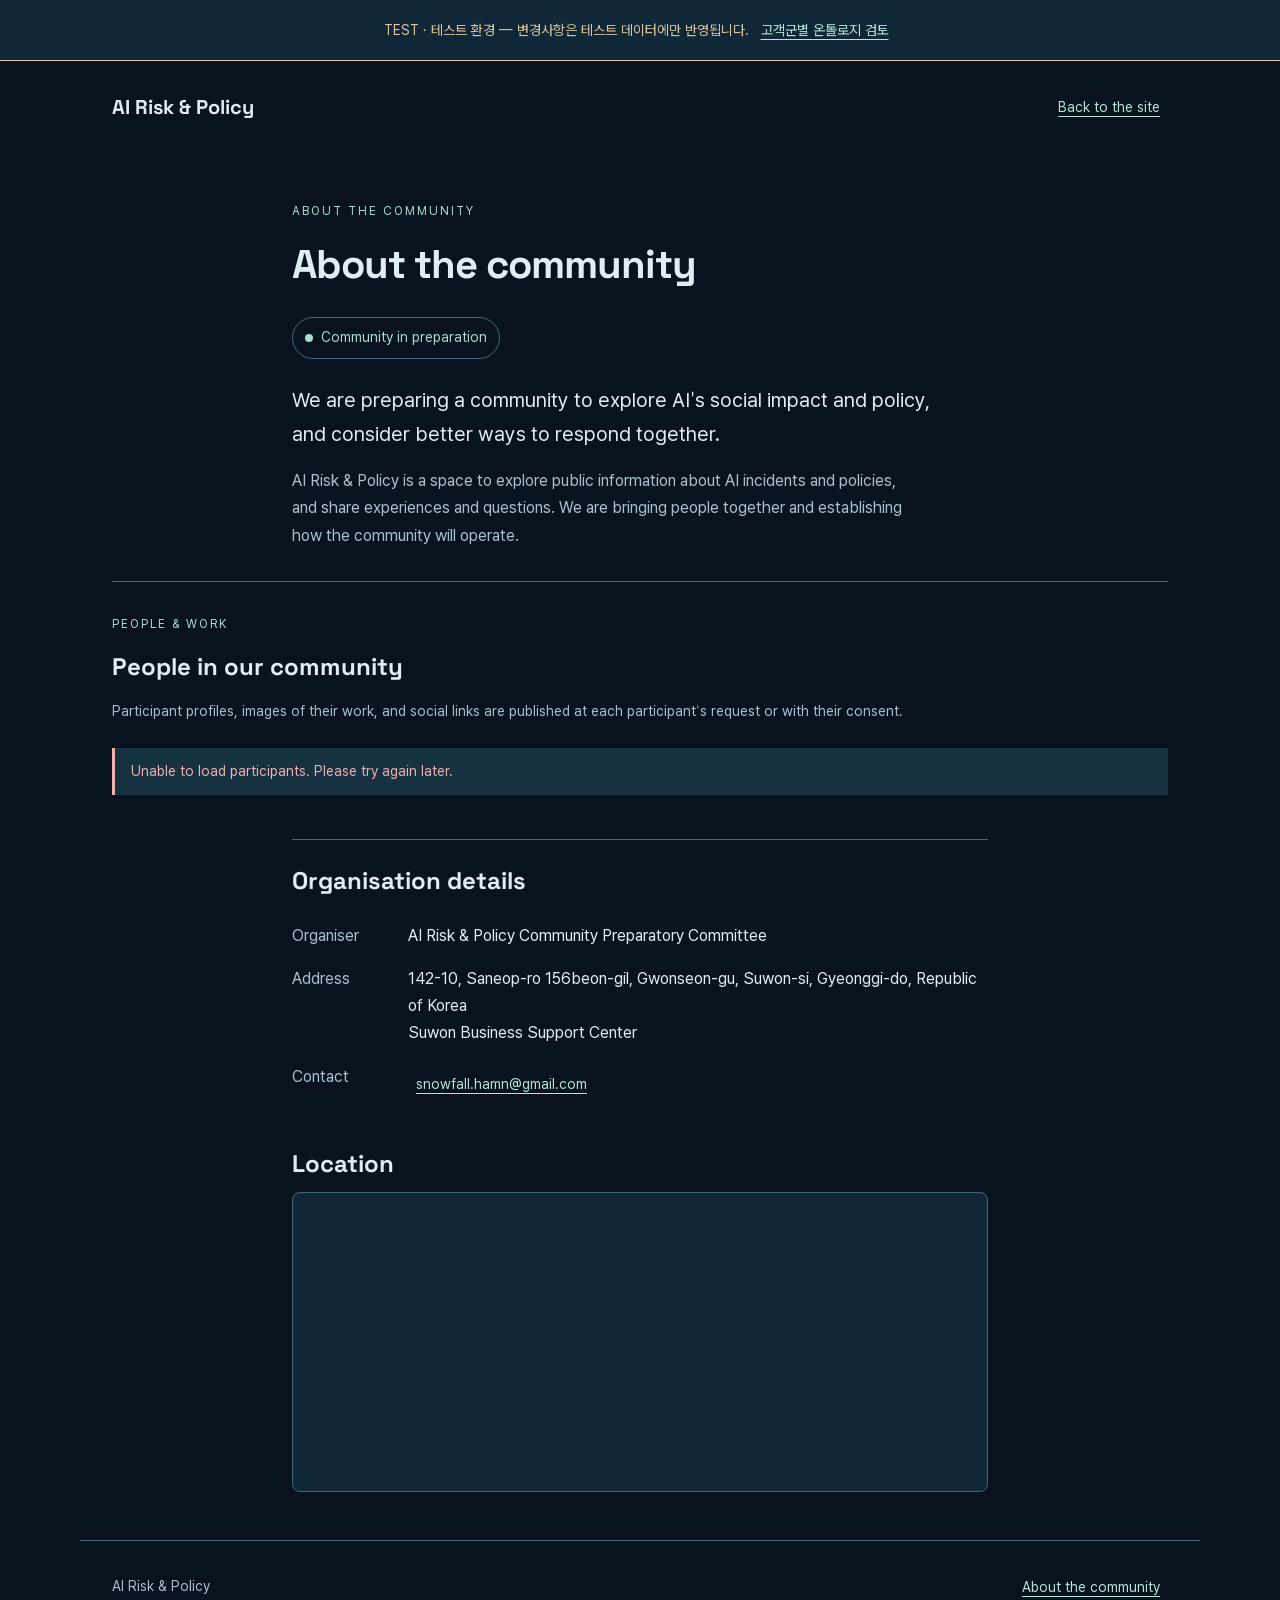
<file: community.html>
<!doctype html>
<html lang="ko">
<head>
  <meta charset="utf-8">
  <meta name="viewport" content="width=device-width, initial-scale=1">
  
  <title>커뮤니티 소개 · AI Risk &amp; Policy</title>
  <meta name="description" content="AI의 사회적 영향과 정책을 함께 살피는 커뮤니티를 준비하고 있습니다. 커뮤니티 소개와 운영 정보를 확인하세요.">
  <link rel="stylesheet" href="typography.css?v=421d01e20609">
  <link rel="stylesheet" href="design-system.css?v=ad229abfdbd5">
  <link rel="stylesheet" href="community.css?v=44830a4c5d04">
  <script defer src="visitor-country.js?v=bea3fd3dd50f"></script>
  <script defer src="participant-assets.js?v=05bb831b42e0"></script><script defer src="participants.js?v=b8c4a0e03dcd"></script><script defer src="i18n.js?v=b3cf14e45eb9"></script>

<meta property="og:type" content="website">
<meta property="og:title" content="커뮤니티 소개 · AI Risk &amp; Policy">
<meta property="og:description" content="AI의 사회적 영향과 정책을 함께 살피는 커뮤니티를 준비하고 있습니다. 커뮤니티 소개와 운영 정보를 확인하세요.">
<meta property="og:site_name" content="Global AI Risk &amp; Policy">

<meta property="og:locale" content="ko_KR">
<meta property="og:image" content="https://www.aipolicy.world/assets/share-card.png">
<meta property="og:image:secure_url" content="https://www.aipolicy.world/assets/share-card.png">
<meta property="og:image:type" content="image/png">
<meta property="og:image:width" content="1200">
<meta property="og:image:height" content="630">
<meta property="og:image:alt" content="AI Risk &amp; Policy — AI 위험과 정책을 연결하는 글로벌 커뮤니티 / A global community connecting AI risks and policy">
<meta name="twitter:card" content="summary_large_image">
<meta name="twitter:title" content="커뮤니티 소개 · AI Risk &amp; Policy">
<meta name="twitter:description" content="AI의 사회적 영향과 정책을 함께 살피는 커뮤니티를 준비하고 있습니다. 커뮤니티 소개와 운영 정보를 확인하세요.">
<meta name="twitter:image" content="https://www.aipolicy.world/assets/share-card.png">
<meta name="twitter:image:alt" content="AI Risk &amp; Policy — AI 위험과 정책을 연결하는 글로벌 커뮤니티 / A global community connecting AI risks and policy">
<link rel="icon" type="image/png" sizes="96x96" href="assets/favicon.png">

<meta name="robots" content="noindex,nofollow"><link rel="stylesheet" href="test-environment.css?v=90b4c5622796"></head>
<body class="community-page" data-i18n-page="community"><aside class="test-environment-banner" data-no-translate aria-label="테스트 환경">TEST · 테스트 환경 — 변경사항은 테스트 데이터에만 반영됩니다. <a class="ds-link" href="audience-ontology.html">고객군별 온톨로지 검토</a></aside>
  <header class="community-header"><a href="index.html" class="community-brand">AI Risk &amp; Policy</a><div class="community-header-actions" data-language-controls><a class="ds-link" href="index.html">사이트로 돌아가기</a></div></header>
  <main class="community-main">
    <p class="community-eyebrow">ABOUT THE COMMUNITY</p>
    <h1>커뮤니티 소개</h1>
    <p class="community-status"><span aria-hidden="true"></span>현재 커뮤니티 준비 중</p>
    <p class="community-intro">AI의 사회적 영향과 정책을 함께 살피고,<br class="community-break"> 더 나은 대응을 고민하는 커뮤니티를 준비하고 있습니다.</p>
    <p class="community-description">AI Risk &amp; Policy는 AI 사건과 정책에 관한 공개 정보를 살펴보고, 서로의 경험과 질문을 나누기 위한 공간입니다. 함께할 사람들과 운영 체계를 마련하고 있습니다.</p>
    <section class="community-people" aria-labelledby="community-people-title">
      <p class="community-eyebrow">PEOPLE &amp; WORK</p><h2 id="community-people-title">함께하는 사람</h2>
      <p class="people-disclosure">참여자 소개, 성과물 이미지 및 SNS는 참여자 개인의 요청 또는 동의를 받아 게재합니다.</p>
      <div id="people-public-tools" class="people-public-tools" hidden>
        <label class="ds-field" for="people-public-search"><span>이름·역할·소속 검색</span><input id="people-public-search" class="ds-input" type="search" placeholder="참여자 찾기"></label>
        <p id="people-public-count" class="people-result-count" role="status"></p>
      </div>
      <p id="people-public-status" class="ds-status" data-state="loading" role="status">참여자 정보를 불러오는 중…</p>
      <div id="community-people-list" class="people-grid" data-no-translate></div>
      <nav id="people-pagination" class="people-pagination" aria-label="참여자 페이지" hidden>
        <button id="people-previous" class="ds-secondary" type="button">이전</button><span id="people-page-number" data-no-translate></span><button id="people-next" class="ds-secondary" type="button">다음</button>
      </nav>
    </section>
    <section class="community-details" aria-labelledby="community-details-title">
      <h2 id="community-details-title">운영 정보</h2>
      <dl>
        <div><dt>운영 주체</dt><dd data-community-detail="operator">AI Risk &amp; Policy 커뮤니티 준비 위원회</dd></div>
        <div><dt>주소지</dt><dd data-community-detail="address">경기도 수원시 권선구 산업로156번길 142-10,<br>수원시 기업지원센터</dd></div>
        <div><dt>연락처</dt><dd data-community-detail="contact"><a class="ds-link" href="mailto:snowfall.hamn@gmail.com">snowfall.hamn@gmail.com</a></dd></div>
      </dl>
    </section>
    <section class="community-location" aria-labelledby="community-location-title">
      <div class="community-location-heading"><h2 id="community-location-title">위치 안내</h2></div>
      <iframe title="수원시 기업지원센터 주소지 지도" src="https://www.openstreetmap.org/export/embed.html?bbox=126.983%2C37.236%2C126.991%2C37.241&amp;layer=shortbread&amp;marker=37.238568%2C126.987148" width="696" height="300" loading="lazy" referrerpolicy="strict-origin-when-cross-origin"></iframe>
    </section>
  </main>
  <footer class="site-footer"><span>AI Risk &amp; Policy</span><a class="ds-link" href="community.html" aria-current="page">커뮤니티 소개</a></footer>
</body>
</html>
</file>
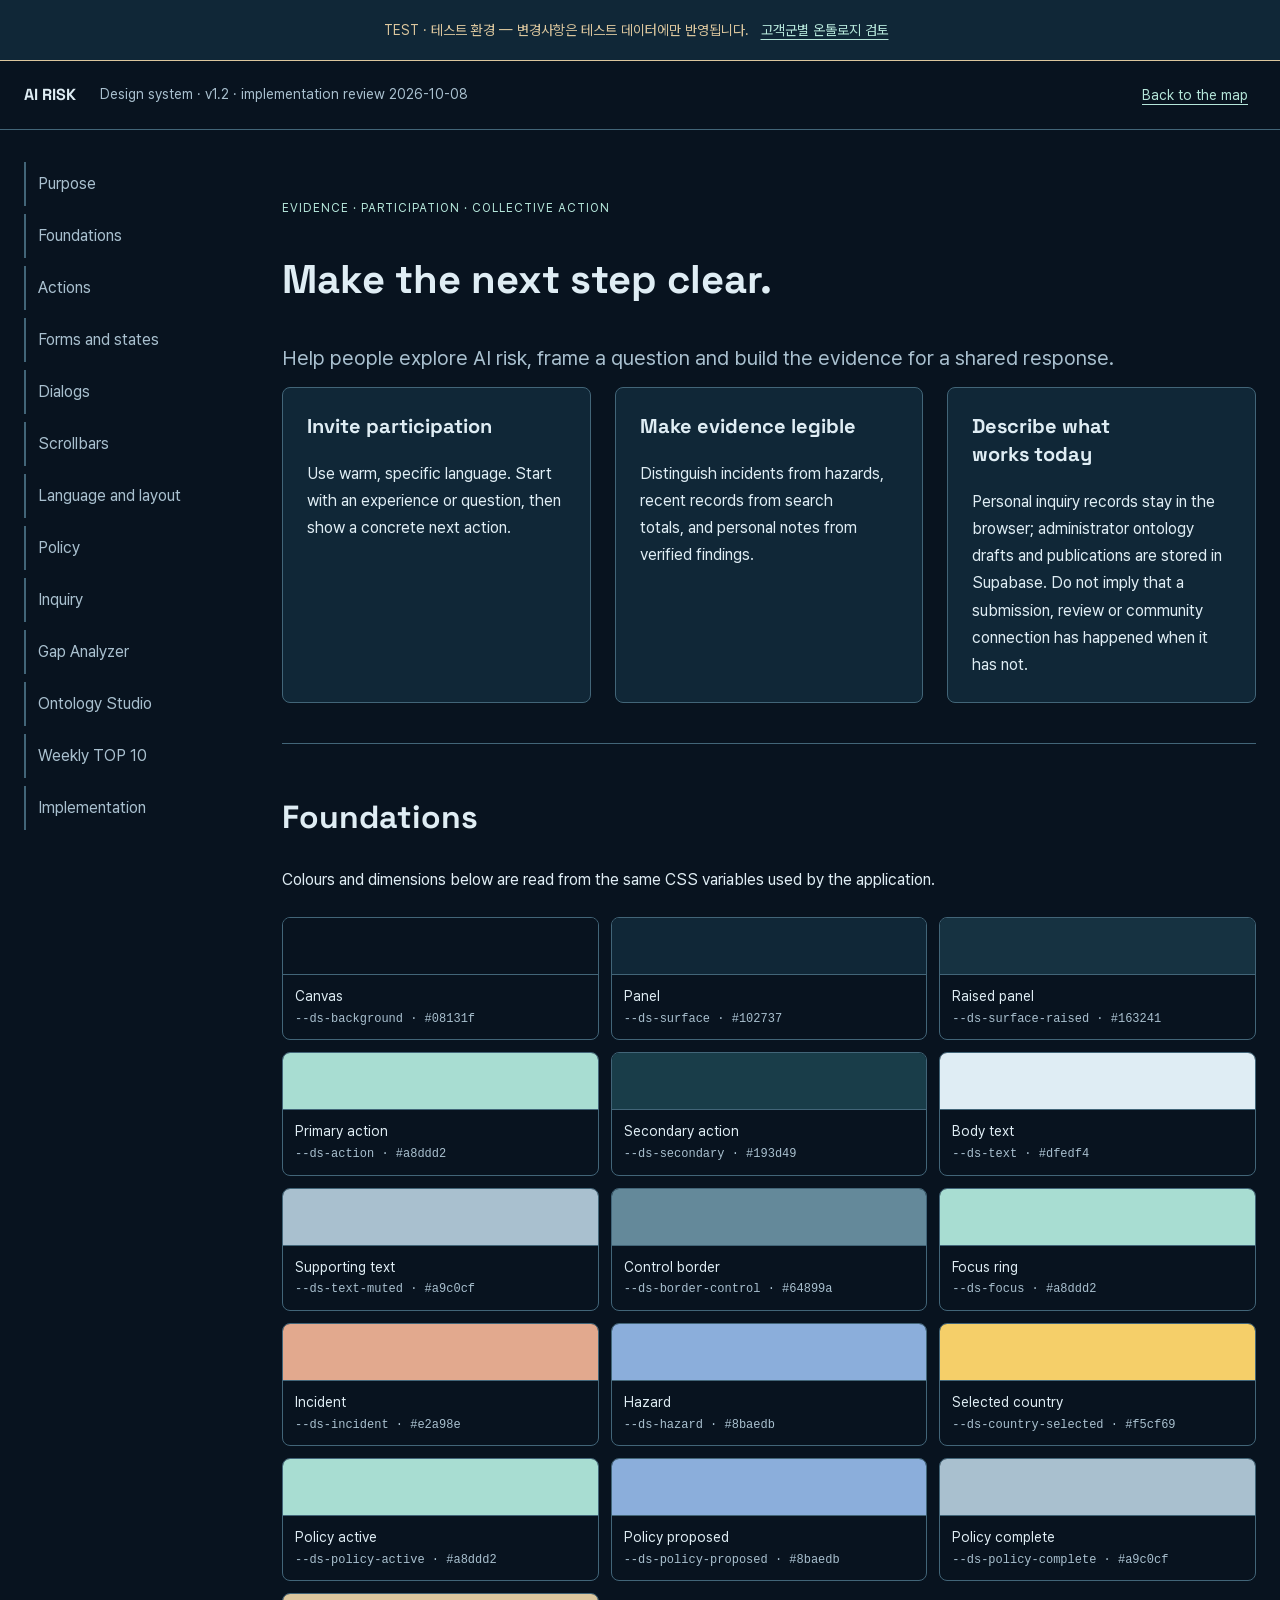
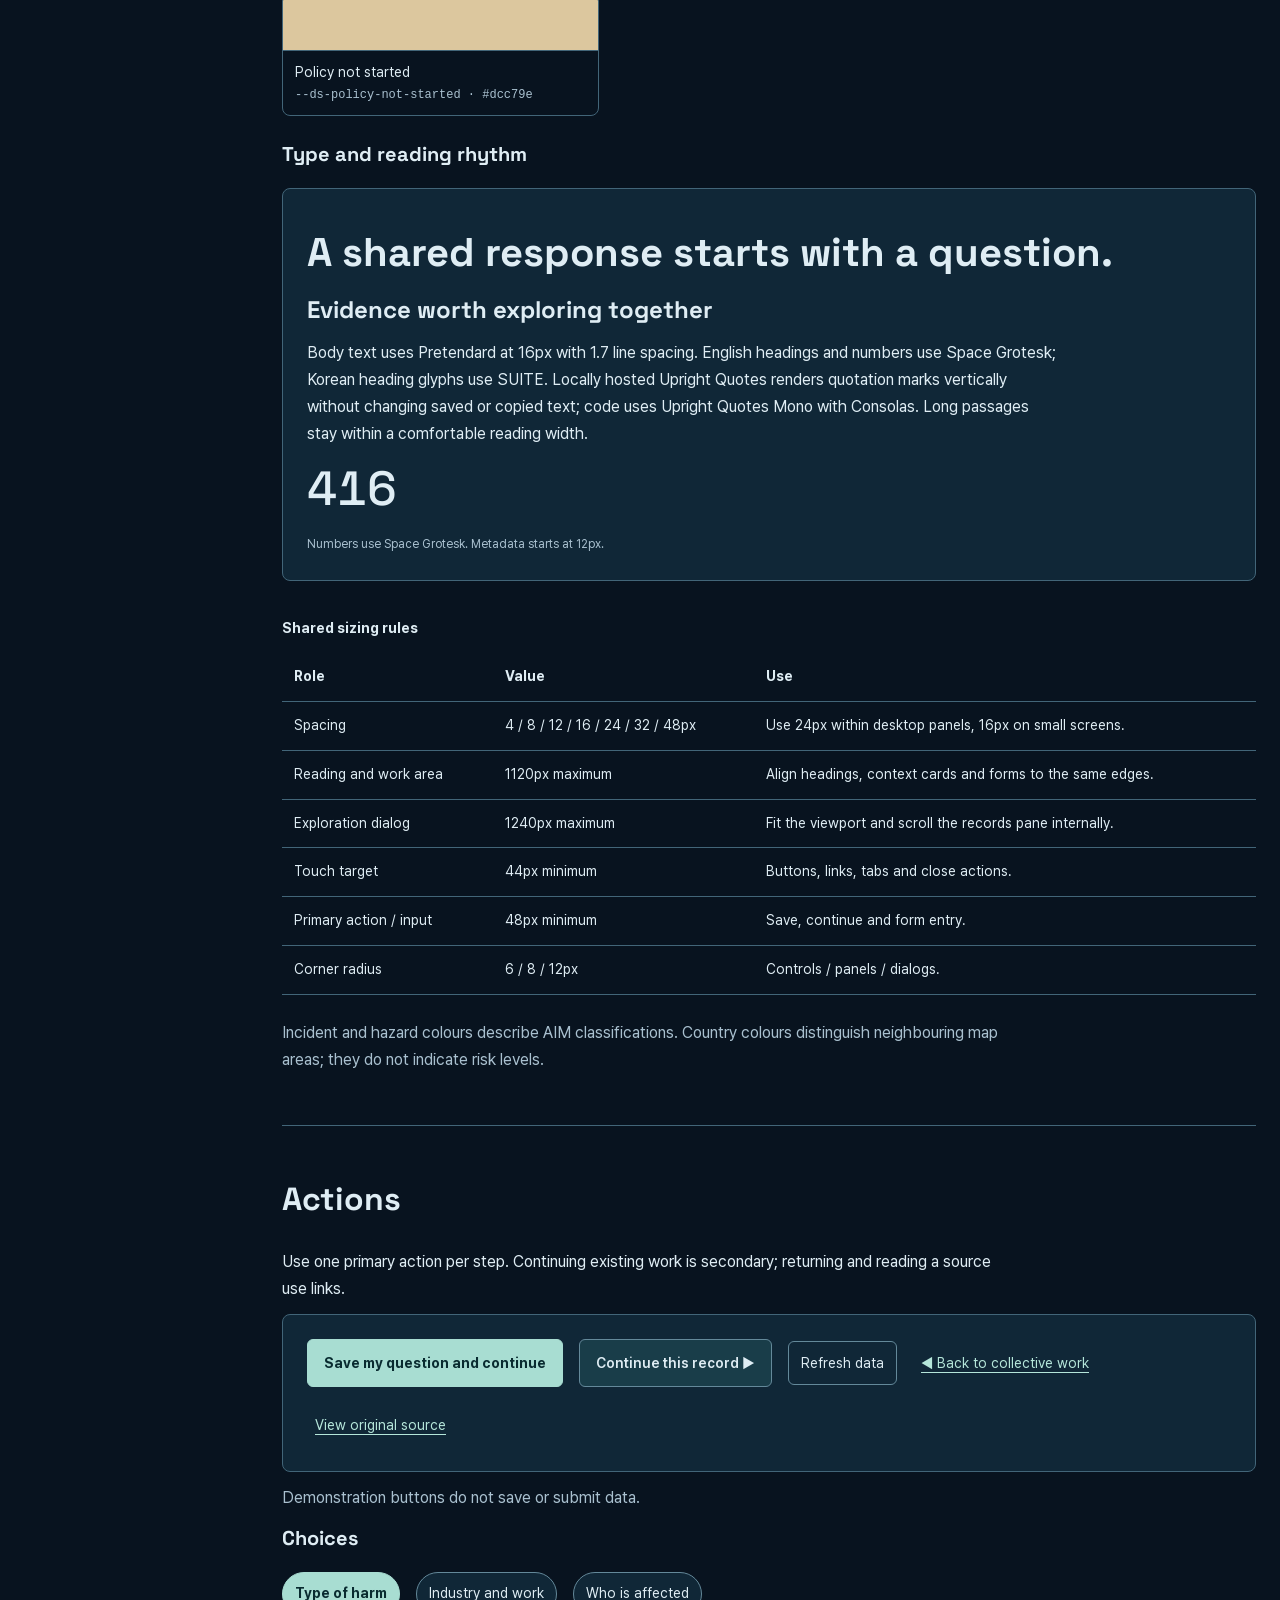
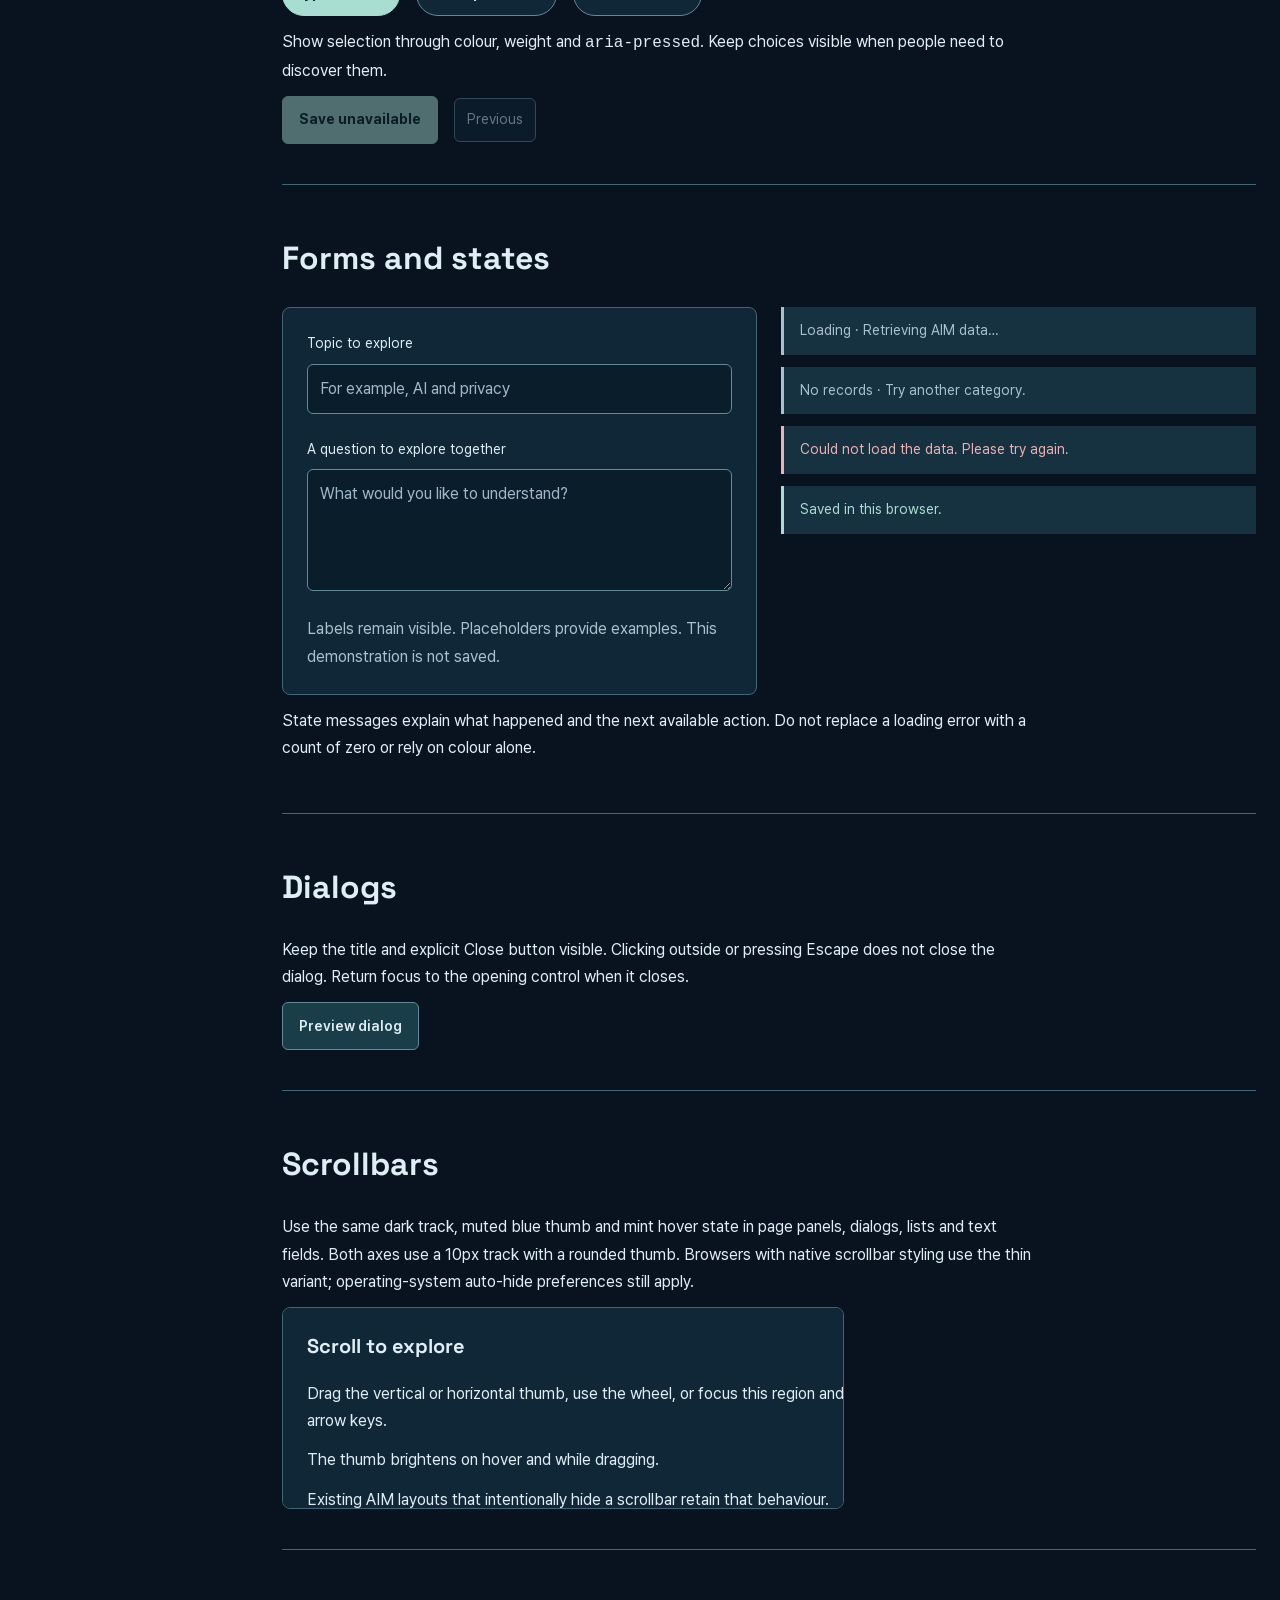
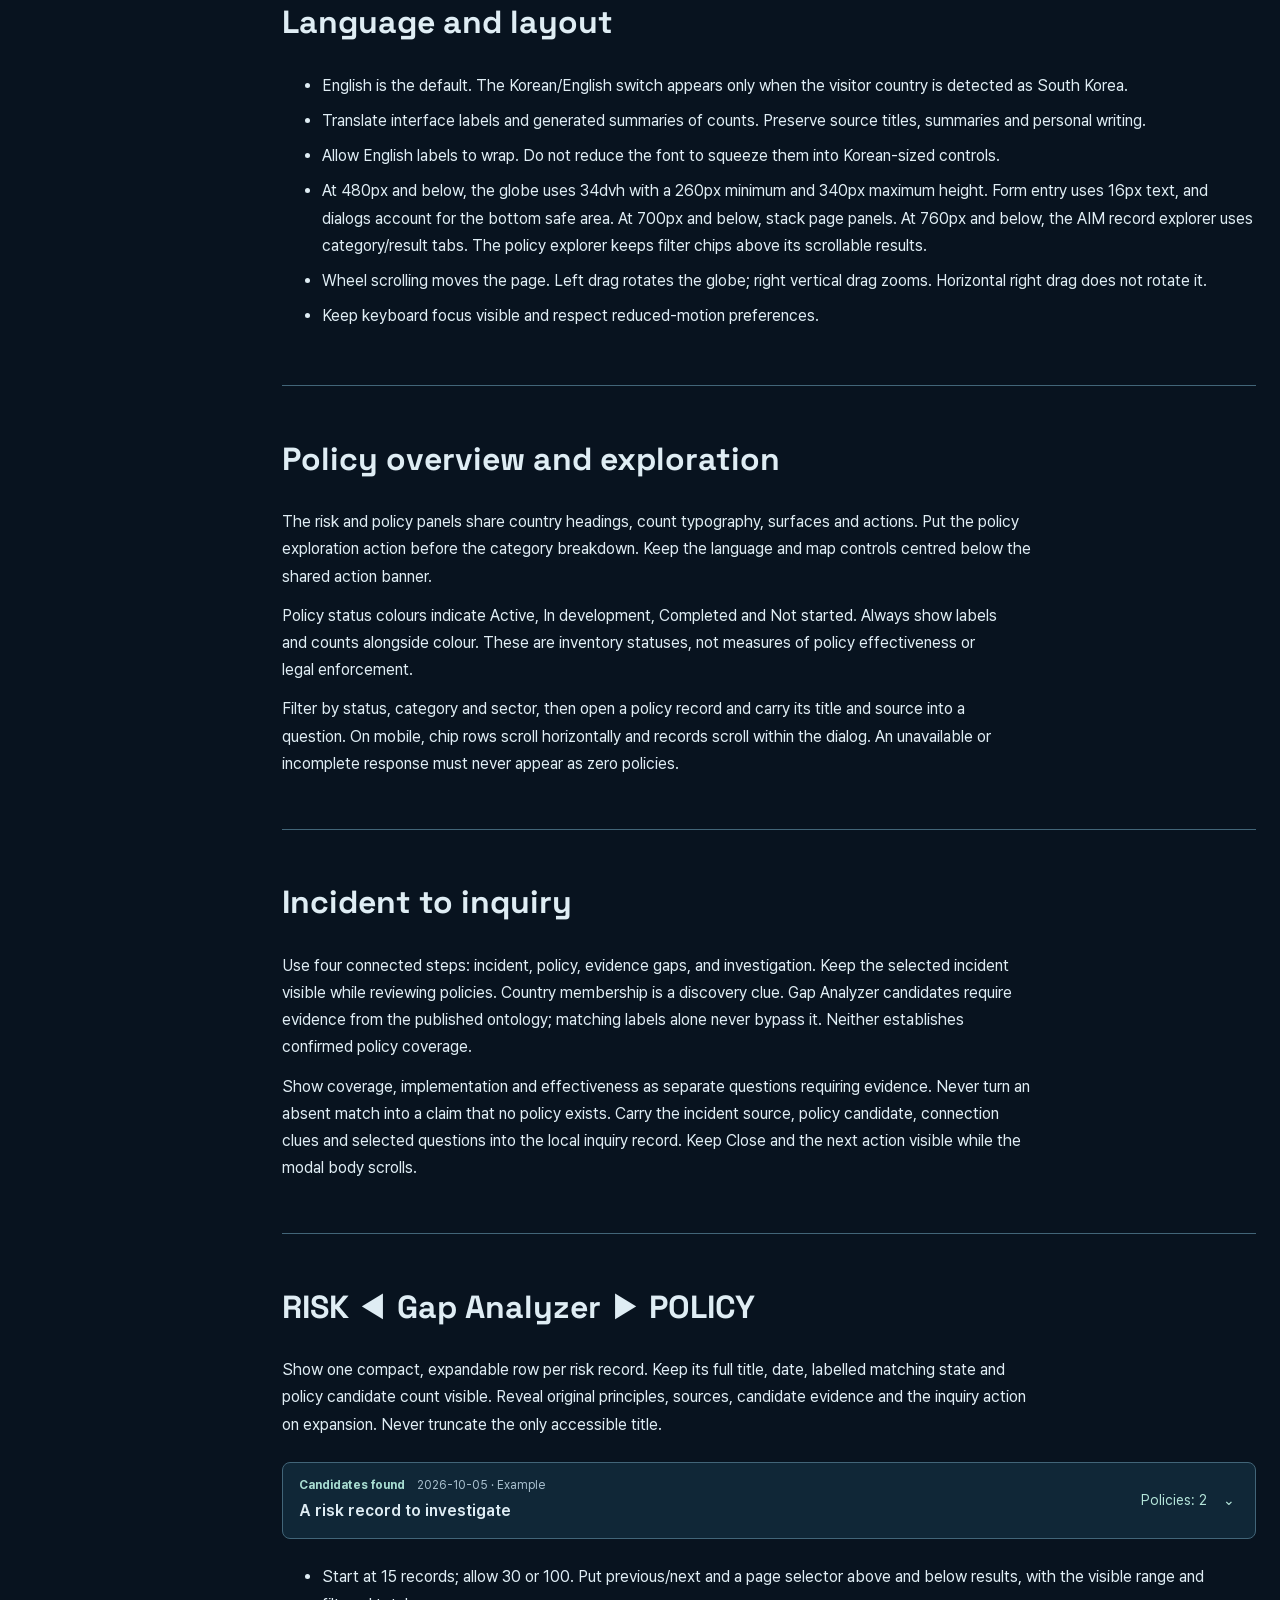
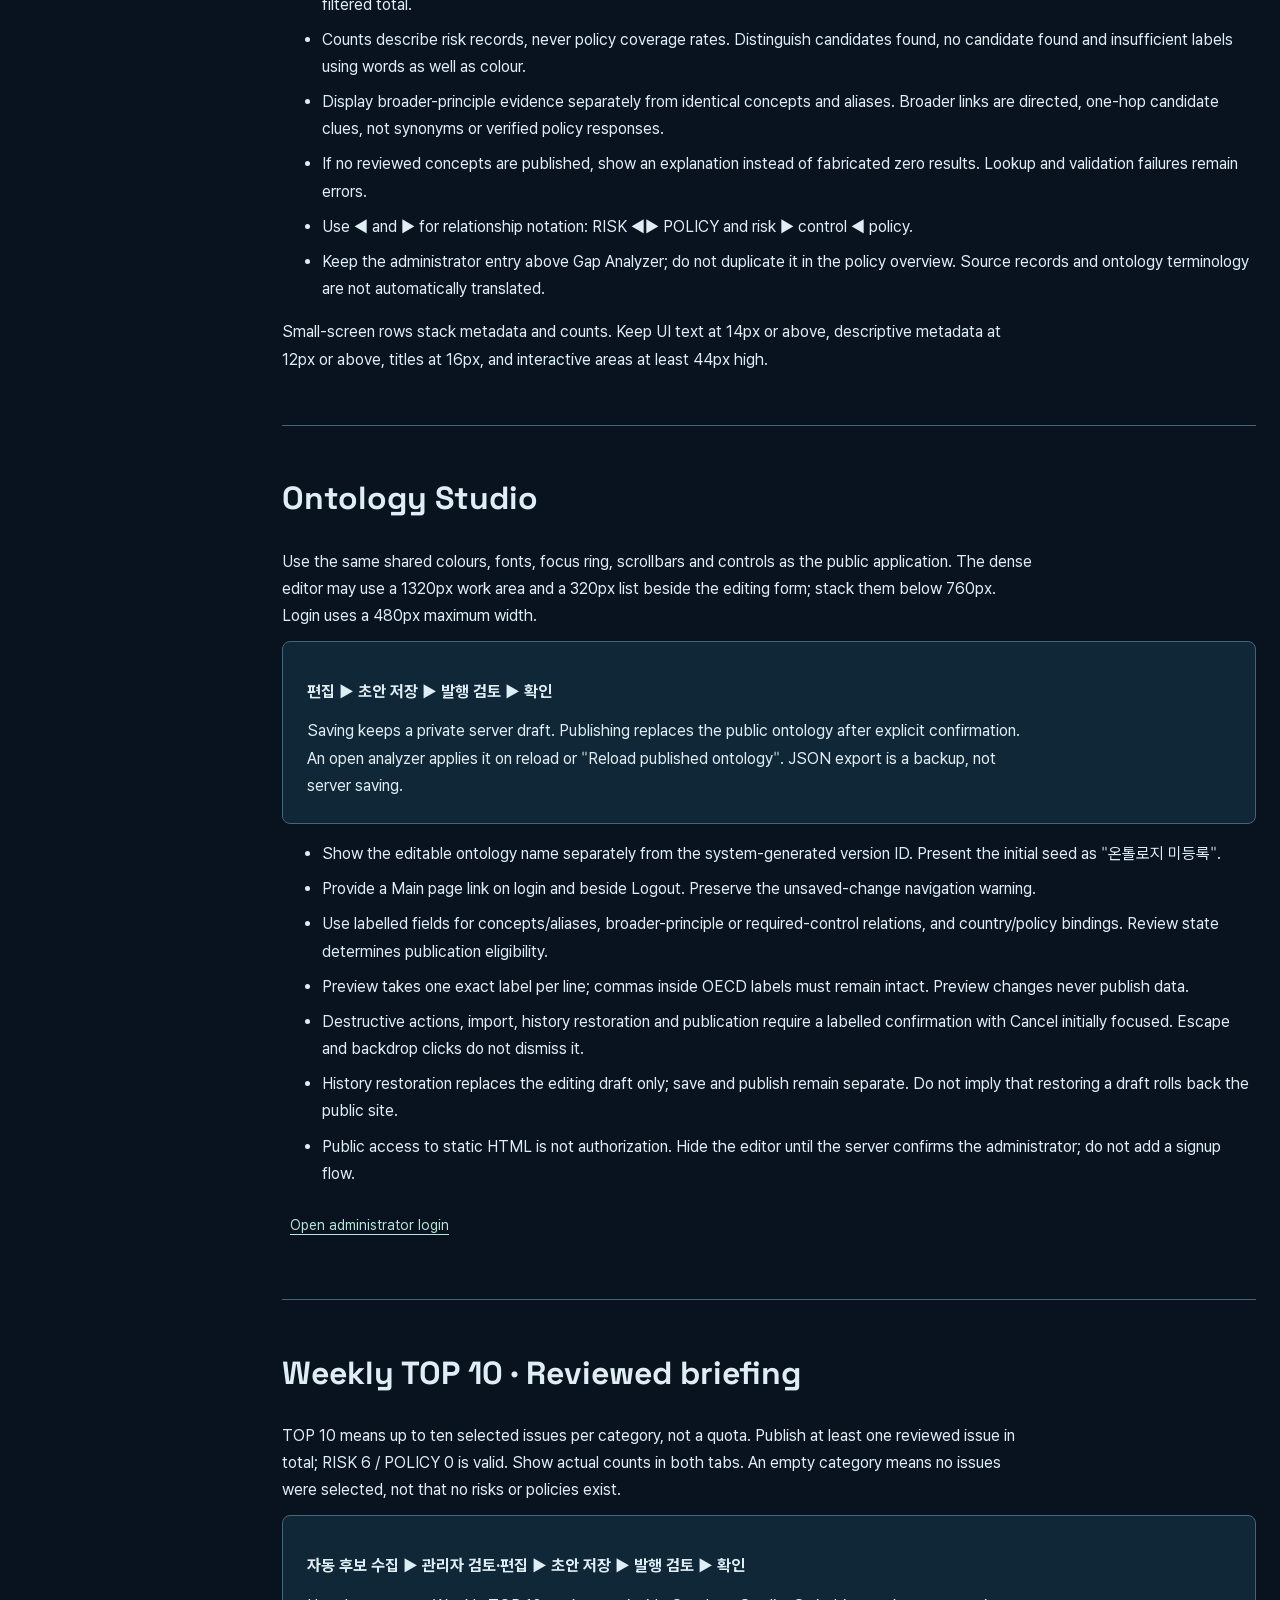
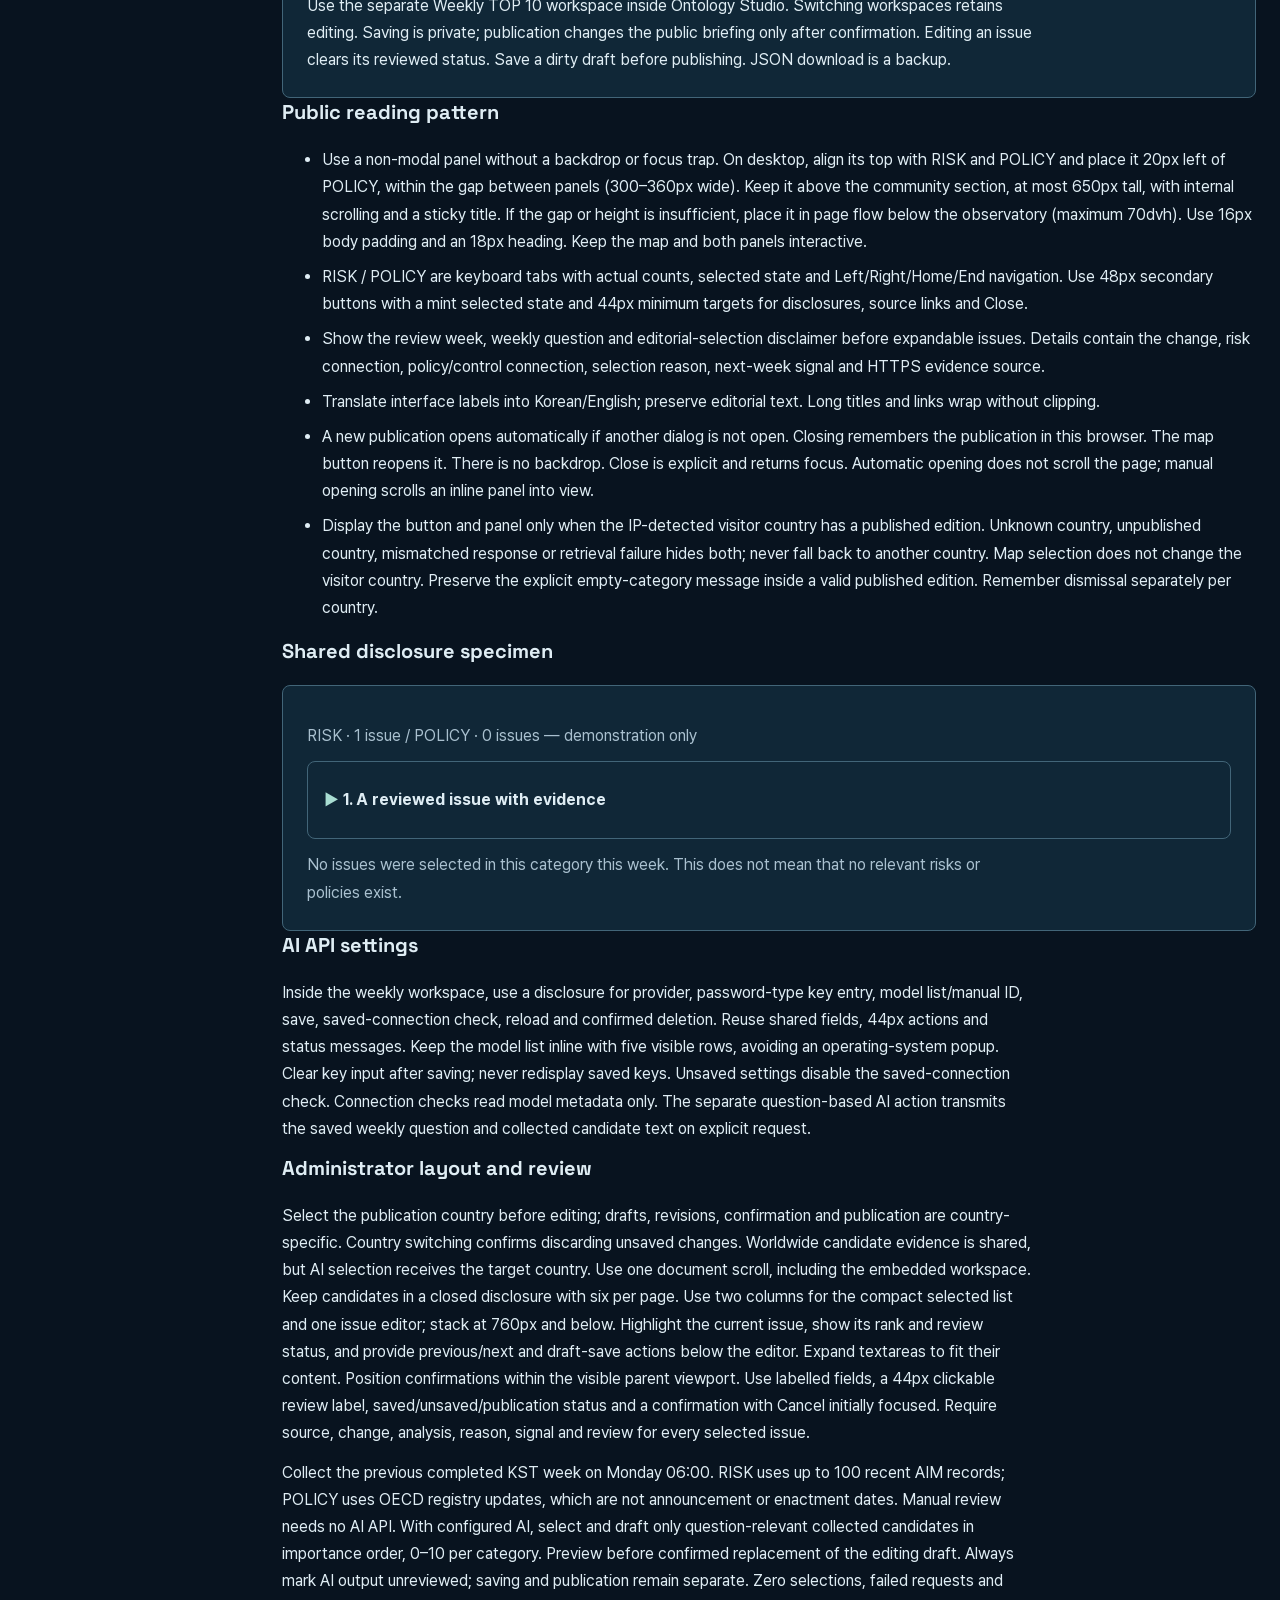
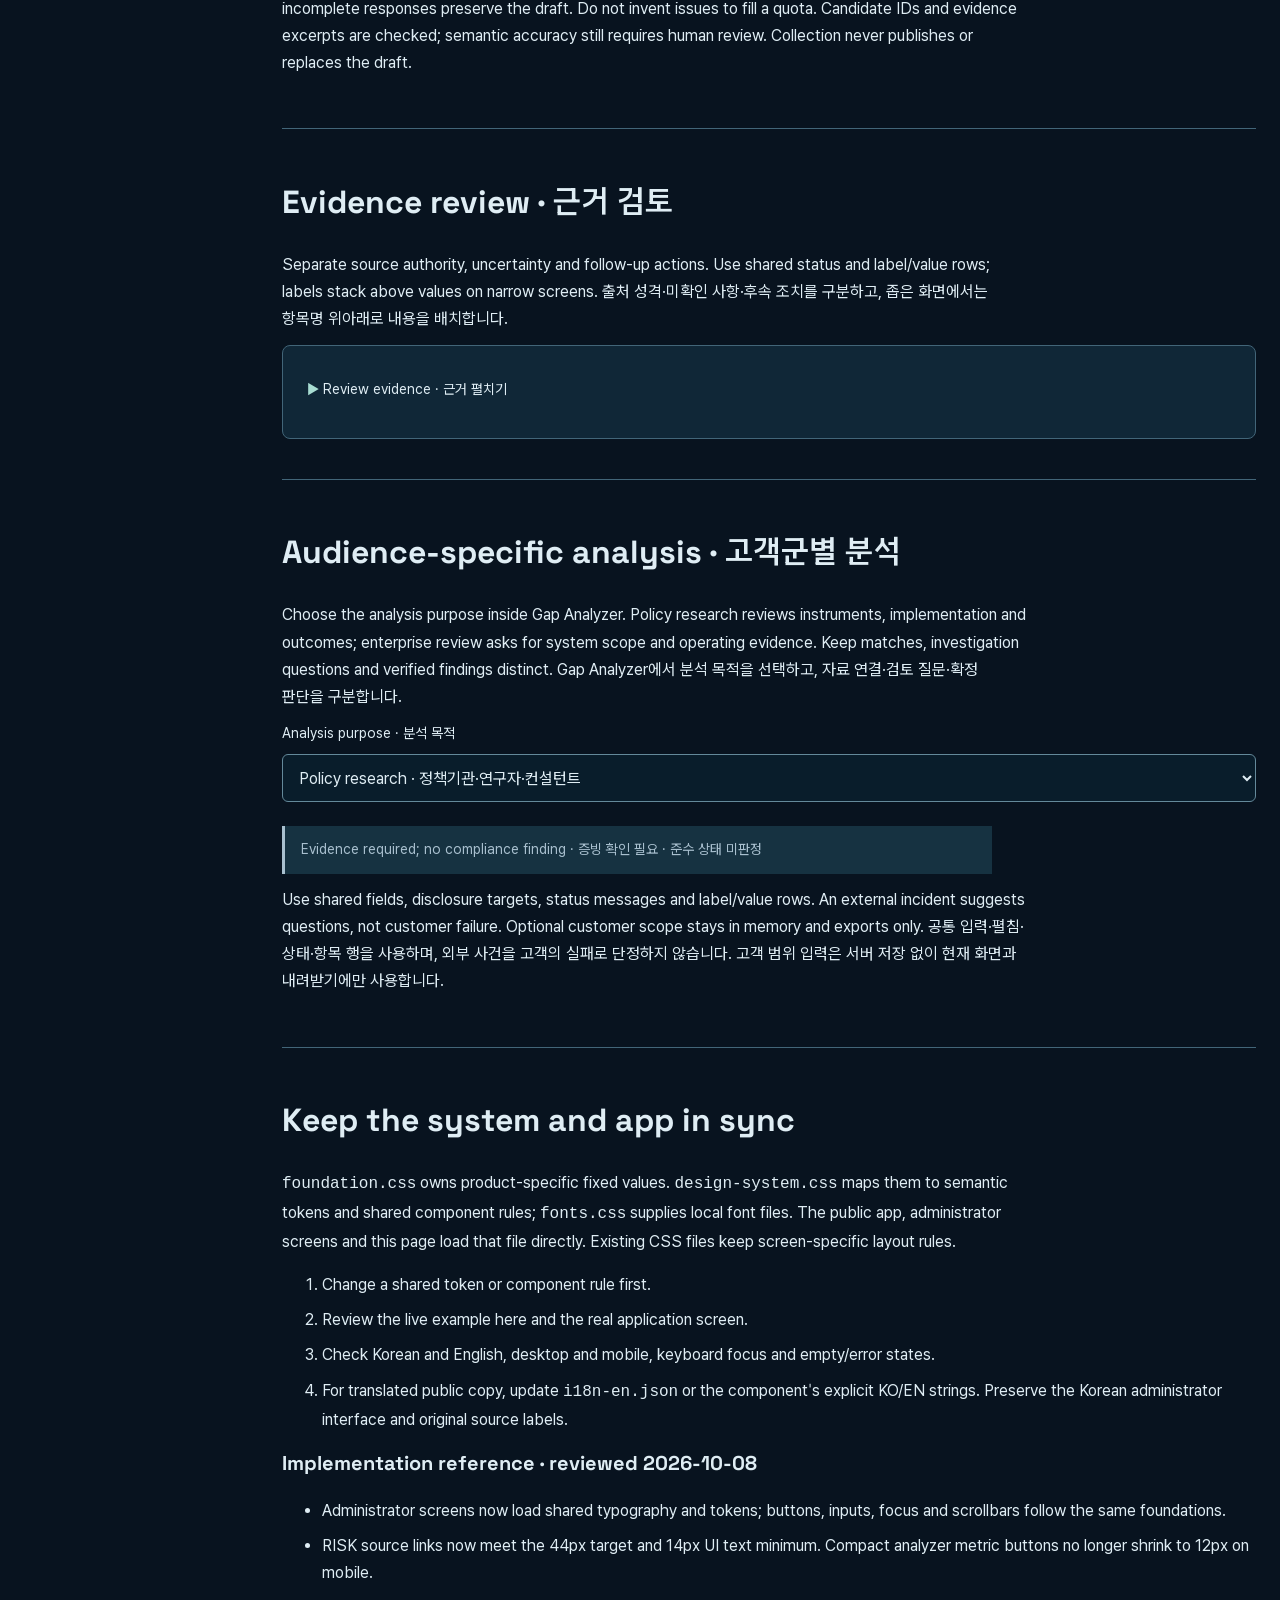
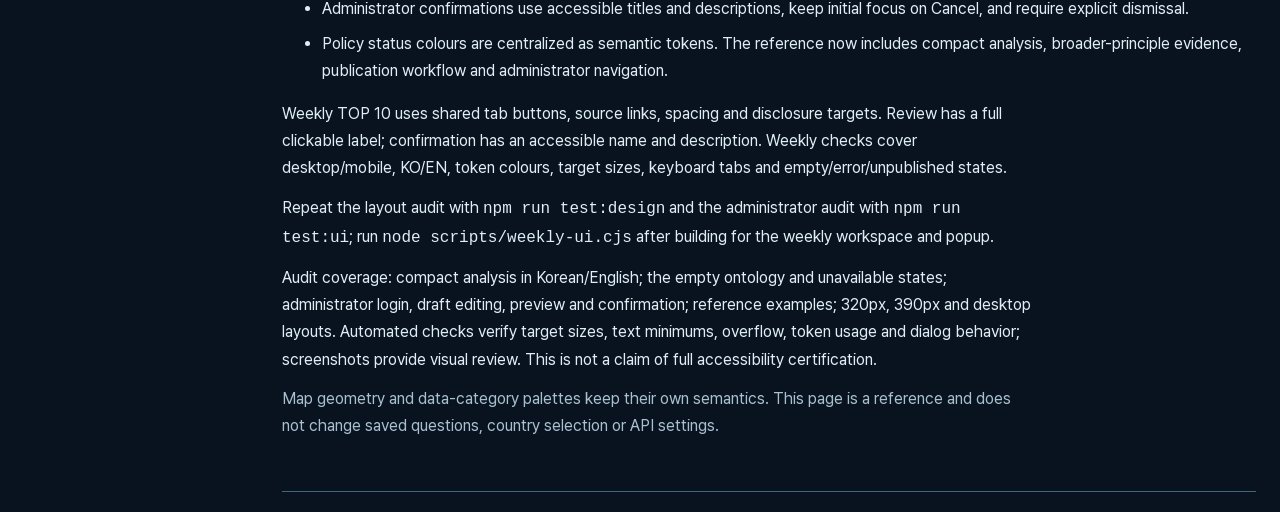
<file: design-system.html>
<!doctype html><html lang="en"><head><meta charset="utf-8"><meta name="viewport" content="width=device-width,initial-scale=1"><title>AI RISK · Design system</title><link rel="stylesheet" href="typography.css?v=421d01e20609"><link rel="stylesheet" href="design-system.css?v=ad229abfdbd5"><link rel="stylesheet" href="gap-analyzer.css?v=955551155e80"><link rel="stylesheet" href="weekly-briefing.css?v=98e97e5ee019"><link rel="stylesheet" href="design-system-page.css?v=40719df60956"><script defer src="design-system-page.js?v=4032164a424d"></script><meta name="robots" content="noindex,nofollow"><link rel="stylesheet" href="test-environment.css?v=90b4c5622796"></head><body class="ds-reference"><aside class="test-environment-banner" data-no-translate aria-label="테스트 환경">TEST · 테스트 환경 — 변경사항은 테스트 데이터에만 반영됩니다. <a class="ds-link" href="audience-ontology.html">고객군별 온톨로지 검토</a></aside>
<header class="ds-header"><a class="ds-brand" href="index.html">AI RISK</a><span>Design system · v1.2 · implementation review 2026-10-08</span><a class="ds-link" href="index.html">Back to the map</a></header>
<div class="ds-shell"><nav class="ds-nav" aria-label="Design system sections"><a href="#purpose">Purpose</a><a href="#foundations">Foundations</a><a href="#actions">Actions</a><a href="#forms">Forms and states</a><a href="#dialogs">Dialogs</a><a href="#scrollbars">Scrollbars</a><a href="#language">Language and layout</a><a href="#policy-pattern">Policy</a><a href="#response-flow">Inquiry</a><a href="#gap-pattern">Gap Analyzer</a><a href="#ontology-admin">Ontology Studio</a><a href="#weekly-pattern">Weekly TOP 10</a><a href="#implementation">Implementation</a></nav><main>
<section id="purpose"><p class="ds-eyebrow">EVIDENCE · PARTICIPATION · COLLECTIVE ACTION</p><h1>Make the next step clear.</h1><p class="ds-lead">Help people explore AI risk, frame a question and build the evidence for a shared response.</p><div class="ds-grid"><article class="ds-panel"><h3>Invite participation</h3><p>Use warm, specific language. Start with an experience or question, then show a concrete next action.</p></article><article class="ds-panel"><h3>Make evidence legible</h3><p>Distinguish incidents from hazards, recent records from search totals, and personal notes from verified findings.</p></article><article class="ds-panel"><h3>Describe what works today</h3><p>Personal inquiry records stay in the browser; administrator ontology drafts and publications are stored in Supabase. Do not imply that a submission, review or community connection has happened when it has not.</p></article></div></section>
<section id="foundations"><h2>Foundations</h2><p>Colours and dimensions below are read from the same CSS variables used by the application.</p><div id="ds-swatches" class="ds-swatches"></div><h3>Type and reading rhythm</h3><div class="ds-panel ds-type-samples"><p class="ds-display">A shared response starts with a question.</p><p class="ds-section-sample">Evidence worth exploring together</p><p>Body text uses Pretendard at 16px with 1.7 line spacing. English headings and numbers use Space Grotesk; Korean heading glyphs use SUITE. Locally hosted Upright Quotes renders quotation marks vertically without changing saved or copied text; code uses Upright Quotes Mono with Consolas. Long passages stay within a comfortable reading width.</p><p class="ds-number">416</p><small>Numbers use Space Grotesk. Metadata starts at 12px.</small></div><div class="ds-token-table"><table><caption>Shared sizing rules</caption><thead><tr><th>Role</th><th>Value</th><th>Use</th></tr></thead><tbody><tr><td>Spacing</td><td>4 / 8 / 12 / 16 / 24 / 32 / 48px</td><td>Use 24px within desktop panels, 16px on small screens.</td></tr><tr><td>Reading and work area</td><td>1120px maximum</td><td>Align headings, context cards and forms to the same edges.</td></tr><tr><td>Exploration dialog</td><td>1240px maximum</td><td>Fit the viewport and scroll the records pane internally.</td></tr><tr><td>Touch target</td><td>44px minimum</td><td>Buttons, links, tabs and close actions.</td></tr><tr><td>Primary action / input</td><td>48px minimum</td><td>Save, continue and form entry.</td></tr><tr><td>Corner radius</td><td>6 / 8 / 12px</td><td>Controls / panels / dialogs.</td></tr></tbody></table></div><p class="ds-muted">Incident and hazard colours describe AIM classifications. Country colours distinguish neighbouring map areas; they do not indicate risk levels.</p></section>
<section id="actions"><h2>Actions</h2><p>Use one primary action per step. Continuing existing work is secondary; returning and reading a source use links.</p><div class="ds-panel ds-demo-row"><button class="ds-primary" type="button">Save my question and continue</button><button class="ds-secondary" type="button">Continue this record ▶</button><button class="ds-quiet" type="button">Refresh data</button><a class="ds-link" href="#purpose">◀ Back to collective work</a><a class="ds-link" href="https://oecd.ai/en/incidents" target="_blank" rel="noopener">View original source</a></div><p class="ds-muted">Demonstration buttons do not save or submit data.</p><h3>Choices</h3><div class="ds-demo-row" role="group" aria-label="Example perspective"><button class="ds-chip" aria-pressed="true">Type of harm</button><button class="ds-chip" aria-pressed="false">Industry and work</button><button class="ds-chip" aria-pressed="false">Who is affected</button></div><p>Show selection through colour, weight and <code>aria-pressed</code>. Keep choices visible when people need to discover them.</p><div class="ds-demo-row"><button class="ds-primary" disabled>Save unavailable</button><button class="ds-quiet" disabled>Previous</button></div></section>
<section id="forms"><h2>Forms and states</h2><div class="ds-grid ds-two"><div class="ds-panel"><label class="ds-field" for="ds-topic">Topic to explore<input class="ds-input" id="ds-topic" placeholder="For example, AI and privacy"></label><label class="ds-field" for="ds-question">A question to explore together<textarea class="ds-input" id="ds-question" rows="4" placeholder="What would you like to understand?"></textarea></label><p class="ds-muted">Labels remain visible. Placeholders provide examples. This demonstration is not saved.</p></div><div class="ds-state-list"><p class="ds-status" data-state="loading" role="status">Loading · Retrieving AIM data…</p><p class="ds-status" data-state="empty">No records · Try another category.</p><p class="ds-status" data-state="error" role="status">Could not load the data. Please try again.</p><p class="ds-status" data-state="success" role="status">Saved in this browser.</p></div></div><p>State messages explain what happened and the next available action. Do not replace a loading error with a count of zero or rely on colour alone.</p></section>
<section id="dialogs"><h2>Dialogs</h2><p>Keep the title and explicit Close button visible. Clicking outside or pressing Escape does not close the dialog. Return focus to the opening control when it closes.</p><button id="ds-open-dialog" class="ds-secondary">Preview dialog</button><dialog id="ds-example-dialog" class="ds-dialog" aria-labelledby="ds-dialog-title"><header class="ds-dialog-head"><h2 id="ds-dialog-title">Explore the evidence</h2><button id="ds-close-dialog" class="journey-close">Close</button></header><div class="ds-panel ds-dialog-body"><p>Use one modal dialog for the current task. Weekly TOP 10 is a separate non-modal reading panel, described below. On wide screens, categories and records sit side by side. On narrow screens, clear tabs switch between them.</p><p>This preview uses the same surface, border, typography and close-button styles as the application.</p></div></dialog></section>
<section id="scrollbars"><h2>Scrollbars</h2><p>Use the same dark track, muted blue thumb and mint hover state in page panels, dialogs, lists and text fields. Both axes use a 10px track with a rounded thumb. Browsers with native scrollbar styling use the thin variant; operating-system auto-hide preferences still apply.</p><div class="ds-scroll-demo" tabindex="0" role="region" aria-label="Scrollable design system example"><div><h3>Scroll to explore</h3><p>Drag the vertical or horizontal thumb, use the wheel, or focus this region and use the arrow keys.</p><p>The thumb brightens on hover and while dragging.</p><p>Existing AIM layouts that intentionally hide a scrollbar retain that behaviour.</p><p>End of the example.</p></div></div></section><section id="language"><h2>Language and layout</h2><ul><li>English is the default. The Korean/English switch appears only when the visitor country is detected as South Korea.</li><li>Translate interface labels and generated summaries of counts. Preserve source titles, summaries and personal writing.</li><li>Allow English labels to wrap. Do not reduce the font to squeeze them into Korean-sized controls.</li><li>At 480px and below, the globe uses 34dvh with a 260px minimum and 340px maximum height. Form entry uses 16px text, and dialogs account for the bottom safe area. At 700px and below, stack page panels. At 760px and below, the AIM record explorer uses category/result tabs. The policy explorer keeps filter chips above its scrollable results.</li><li>Wheel scrolling moves the page. Left drag rotates the globe; right vertical drag zooms. Horizontal right drag does not rotate it.</li><li>Keep keyboard focus visible and respect reduced-motion preferences.</li></ul></section>
<section id="policy-pattern"><h2>Policy overview and exploration</h2><p>The risk and policy panels share country headings, count typography, surfaces and actions. Put the policy exploration action before the category breakdown. Keep the language and map controls centred below the shared action banner.</p><p>Policy status colours indicate Active, In development, Completed and Not started. Always show labels and counts alongside colour. These are inventory statuses, not measures of policy effectiveness or legal enforcement.</p><p>Filter by status, category and sector, then open a policy record and carry its title and source into a question. On mobile, chip rows scroll horizontally and records scroll within the dialog. An unavailable or incomplete response must never appear as zero policies.</p></section><section id="response-flow"><h2>Incident to inquiry</h2><p>Use four connected steps: incident, policy, evidence gaps, and investigation. Keep the selected incident visible while reviewing policies. Country membership is a discovery clue. Gap Analyzer candidates require evidence from the published ontology; matching labels alone never bypass it. Neither establishes confirmed policy coverage.</p><p>Show coverage, implementation and effectiveness as separate questions requiring evidence. Never turn an absent match into a claim that no policy exists. Carry the incident source, policy candidate, connection clues and selected questions into the local inquiry record. Keep Close and the next action visible while the modal body scrolls.</p></section><section id="gap-pattern"><h2>RISK ◀ Gap Analyzer ▶ POLICY</h2><p>Show one compact, expandable row per risk record. Keep its full title, date, labelled matching state and policy candidate count visible. Reveal original principles, sources, candidate evidence and the inquiry action on expansion. Never truncate the only accessible title.</p><div class="gap-analyzer"><div class="gap-list"><details class="gap-card" data-status="candidate"><summary class="gap-row"><span class="gap-row-heading"><span class="gap-label">Candidates found</span><span class="ds-muted">2026-10-05 · Example</span></span><span class="gap-row-title">A risk record to investigate</span><span class="gap-row-count">Policies: 2</span><span class="gap-expand" aria-hidden="true">⌄</span></summary><div class="gap-card-body"><p>Shared concept / alias: Transparency &amp; explainability.</p><p>Broader principle: Privacy ▶ Human rights and democratic values. Specific policy coverage is unverified.</p><p class="ds-muted">This is a UI specimen, not a real finding. Original sources and evidence notes accompany live candidates.</p></div></details></div></div><ul><li>Start at 15 records; allow 30 or 100. Put previous/next and a page selector above and below results, with the visible range and filtered total.</li><li>Counts describe risk records, never policy coverage rates. Distinguish candidates found, no candidate found and insufficient labels using words as well as colour.</li><li>Display broader-principle evidence separately from identical concepts and aliases. Broader links are directed, one-hop candidate clues, not synonyms or verified policy responses.</li><li>If no reviewed concepts are published, show an explanation instead of fabricated zero results. Lookup and validation failures remain errors.</li><li>Use ◀ and ▶ for relationship notation: RISK ◀▶ POLICY and risk ▶ control ◀ policy.</li><li>Keep the administrator entry above Gap Analyzer; do not duplicate it in the policy overview. Source records and ontology terminology are not automatically translated.</li></ul><p>Small-screen rows stack metadata and counts. Keep UI text at 14px or above, descriptive metadata at 12px or above, titles at 16px, and interactive areas at least 44px high.</p></section>
<section id="ontology-admin"><h2>Ontology Studio</h2><p>Use the same shared colours, fonts, focus ring, scrollbars and controls as the public application. The dense editor may use a 1320px work area and a 320px list beside the editing form; stack them below 760px. Login uses a 480px maximum width.</p><div class="ds-panel"><p><strong lang="ko">편집 ▶ 초안 저장 ▶ 발행 검토 ▶ 확인</strong></p><p>Saving keeps a private server draft. Publishing replaces the public ontology after explicit confirmation. An open analyzer applies it on reload or “Reload published ontology”. JSON export is a backup, not server saving.</p></div><ul><li>Show the editable ontology name separately from the system-generated version ID. Present the initial seed as “온톨로지 미등록”.</li><li>Provide a Main page link on login and beside Logout. Preserve the unsaved-change navigation warning.</li><li>Use labelled fields for concepts/aliases, broader-principle or required-control relations, and country/policy bindings. Review state determines publication eligibility.</li><li>Preview takes one exact label per line; commas inside OECD labels must remain intact. Preview changes never publish data.</li><li>Destructive actions, import, history restoration and publication require a labelled confirmation with Cancel initially focused. Escape and backdrop clicks do not dismiss it.</li><li>History restoration replaces the editing draft only; save and publish remain separate. Do not imply that restoring a draft rolls back the public site.</li><li>Public access to static HTML is not authorization. Hide the editor until the server confirms the administrator; do not add a signup flow.</li></ul><p><a class="ds-link" href="admin/login.html">Open administrator login</a></p></section>
<section id="weekly-pattern"><h2>Weekly TOP 10 · Reviewed briefing</h2><p>TOP 10 means up to ten selected issues per category, not a quota. Publish at least one reviewed issue in total; RISK 6 / POLICY 0 is valid. Show actual counts in both tabs. An empty category means no issues were selected, not that no risks or policies exist.</p><div class="ds-panel"><p lang="ko"><strong>자동 후보 수집 ▶ 관리자 검토·편집 ▶ 초안 저장 ▶ 발행 검토 ▶ 확인</strong></p><p>Use the separate Weekly TOP 10 workspace inside Ontology Studio. Switching workspaces retains editing. Saving is private; publication changes the public briefing only after confirmation. Editing an issue clears its reviewed status. Save a dirty draft before publishing. JSON download is a backup.</p></div><h3>Public reading pattern</h3><ul><li>Use a non-modal panel without a backdrop or focus trap. On desktop, align its top with RISK and POLICY and place it 20px left of POLICY, within the gap between panels (300–360px wide). Keep it above the community section, at most 650px tall, with internal scrolling and a sticky title. If the gap or height is insufficient, place it in page flow below the observatory (maximum 70dvh). Use 16px body padding and an 18px heading. Keep the map and both panels interactive.</li><li>RISK / POLICY are keyboard tabs with actual counts, selected state and Left/Right/Home/End navigation. Use 48px secondary buttons with a mint selected state and 44px minimum targets for disclosures, source links and Close.</li><li>Show the review week, weekly question and editorial-selection disclaimer before expandable issues. Details contain the change, risk connection, policy/control connection, selection reason, next-week signal and HTTPS evidence source.</li><li>Translate interface labels into Korean/English; preserve editorial text. Long titles and links wrap without clipping.</li><li>A new publication opens automatically if another dialog is not open. Closing remembers the publication in this browser. The map button reopens it. There is no backdrop. Close is explicit and returns focus. Automatic opening does not scroll the page; manual opening scrolls an inline panel into view.</li><li>Display the button and panel only when the IP-detected visitor country has a published edition. Unknown country, unpublished country, mismatched response or retrieval failure hides both; never fall back to another country. Map selection does not change the visitor country. Preserve the explicit empty-category message inside a valid published edition. Remember dismissal separately per country.</li></ul><h3>Shared disclosure specimen</h3><div class="weekly-body ds-panel"><p>RISK · 1 issue / POLICY · 0 issues — demonstration only</p><details><summary>1. A reviewed issue with evidence</summary><h4>What changed</h4><p>Editorial text stays in its original language. This example is not a published finding.</p><h4>Signals to watch next week</h4><p>Record a specific observation to check during the next review.</p><a class="ds-link" href="https://oecd.ai/en/incidents" target="_blank" rel="noopener">Read the evidence ▶</a></details><p>No issues were selected in this category this week. This does not mean that no relevant risks or policies exist.</p></div><h3>AI API settings</h3><p>Inside the weekly workspace, use a disclosure for provider, password-type key entry, model list/manual ID, save, saved-connection check, reload and confirmed deletion. Reuse shared fields, 44px actions and status messages. Keep the model list inline with five visible rows, avoiding an operating-system popup. Clear key input after saving; never redisplay saved keys. Unsaved settings disable the saved-connection check. Connection checks read model metadata only. The separate question-based AI action transmits the saved weekly question and collected candidate text on explicit request.</p><h3>Administrator layout and review</h3><p>Select the publication country before editing; drafts, revisions, confirmation and publication are country-specific. Country switching confirms discarding unsaved changes. Worldwide candidate evidence is shared, but AI selection receives the target country. Use one document scroll, including the embedded workspace. Keep candidates in a closed disclosure with six per page. Use two columns for the compact selected list and one issue editor; stack at 760px and below. Highlight the current issue, show its rank and review status, and provide previous/next and draft-save actions below the editor. Expand textareas to fit their content. Position confirmations within the visible parent viewport. Use labelled fields, a 44px clickable review label, saved/unsaved/publication status and a confirmation with Cancel initially focused. Require source, change, analysis, reason, signal and review for every selected issue.</p><p>Collect the previous completed KST week on Monday 06:00. RISK uses up to 100 recent AIM records; POLICY uses OECD registry updates, which are not announcement or enactment dates. Manual review needs no AI API. With configured AI, select and draft only question-relevant collected candidates in importance order, 0–10 per category. Preview before confirmed replacement of the editing draft. Always mark AI output unreviewed; saving and publication remain separate. Zero selections, failed requests and incomplete responses preserve the draft. Do not invent issues to fill a quota. Candidate IDs and evidence excerpts are checked; semantic accuracy still requires human review. Collection never publishes or replaces the draft.</p></section>
<section id="evidence-pattern"><h2>Evidence review · 근거 검토</h2><p>Separate source authority, uncertainty and follow-up actions. Use shared status and label/value rows; labels stack above values on narrow screens. 출처 성격·미확인 사항·후속 조치를 구분하고, 좁은 화면에서는 항목명 위아래로 내용을 배치합니다.</p><details class="ds-panel"><summary>Review evidence · 근거 펼치기</summary><p class="ds-status" data-state="empty">Evidence required · 증빙 필요</p><dl class="ds-facts"><dt>Owner · 담당</dt><dd>Review lead · 검토 책임자</dd><dt>Evidence · 증빙</dt><dd>Version-specific test records · 버전별 시험 기록</dd><dt>Completion · 완료 조건</dt><dd>Independent reviewer verifies the evidence · 독립 검토자의 증빙 확인</dd></dl></details></section>
<section id="audience-analysis-pattern"><h2>Audience-specific analysis · 고객군별 분석</h2><p>Choose the analysis purpose inside Gap Analyzer. Policy research reviews instruments, implementation and outcomes; enterprise review asks for system scope and operating evidence. Keep matches, investigation questions and verified findings distinct. Gap Analyzer에서 분석 목적을 선택하고, 자료 연결·검토 질문·확정 판단을 구분합니다.</p><label class="ds-field">Analysis purpose · 분석 목적<select class="ds-input"><option>Policy research · 정책기관·연구자·컨설턴트</option><option>Enterprise assurance · 기업 AI·보안·준법</option></select></label><p class="ds-status" data-state="empty">Evidence required; no compliance finding · 증빙 확인 필요 · 준수 상태 미판정</p><p>Use shared fields, disclosure targets, status messages and label/value rows. An external incident suggests questions, not customer failure. Optional customer scope stays in memory and exports only. 공통 입력·펼침·상태·항목 행을 사용하며, 외부 사건을 고객의 실패로 단정하지 않습니다. 고객 범위 입력은 서버 저장 없이 현재 화면과 내려받기에만 사용합니다.</p></section>
<section id="implementation"><h2>Keep the system and app in sync</h2><p><code>foundation.css</code> owns product-specific fixed values. <code>design-system.css</code> maps them to semantic tokens and shared component rules; <code>fonts.css</code> supplies local font files. The public app, administrator screens and this page load that file directly. Existing CSS files keep screen-specific layout rules.</p><ol><li>Change a shared token or component rule first.</li><li>Review the live example here and the real application screen.</li><li>Check Korean and English, desktop and mobile, keyboard focus and empty/error states.</li><li>For translated public copy, update <code>i18n-en.json</code> or the component’s explicit KO/EN strings. Preserve the Korean administrator interface and original source labels.</li></ol><h3>Implementation reference · reviewed 2026-10-08</h3><ul><li>Administrator screens now load shared typography and tokens; buttons, inputs, focus and scrollbars follow the same foundations.</li><li>RISK source links now meet the 44px target and 14px UI text minimum. Compact analyzer metric buttons no longer shrink to 12px on mobile.</li><li>Administrator confirmations use accessible titles and descriptions, keep initial focus on Cancel, and require explicit dismissal.</li><li>Policy status colours are centralized as semantic tokens. The reference now includes compact analysis, broader-principle evidence, publication workflow and administrator navigation.</li></ul><p>Weekly TOP 10 uses shared tab buttons, source links, spacing and disclosure targets. Review has a full clickable label; confirmation has an accessible name and description. Weekly checks cover desktop/mobile, KO/EN, token colours, target sizes, keyboard tabs and empty/error/unpublished states.</p><p>Repeat the layout audit with <code>npm run test:design</code> and the administrator audit with <code>npm run test:ui</code>; run <code>node scripts/weekly-ui.cjs</code> after building for the weekly workspace and popup.</p><p>Audit coverage: compact analysis in Korean/English; the empty ontology and unavailable states; administrator login, draft editing, preview and confirmation; reference examples; 320px, 390px and desktop layouts. Automated checks verify target sizes, text minimums, overflow, token usage and dialog behavior; screenshots provide visual review. This is not a claim of full accessibility certification.</p><p class="ds-muted">Map geometry and data-category palettes keep their own semantics. This page is a reference and does not change saved questions, country selection or API settings.</p></section>
</main></div></body></html>
</file>
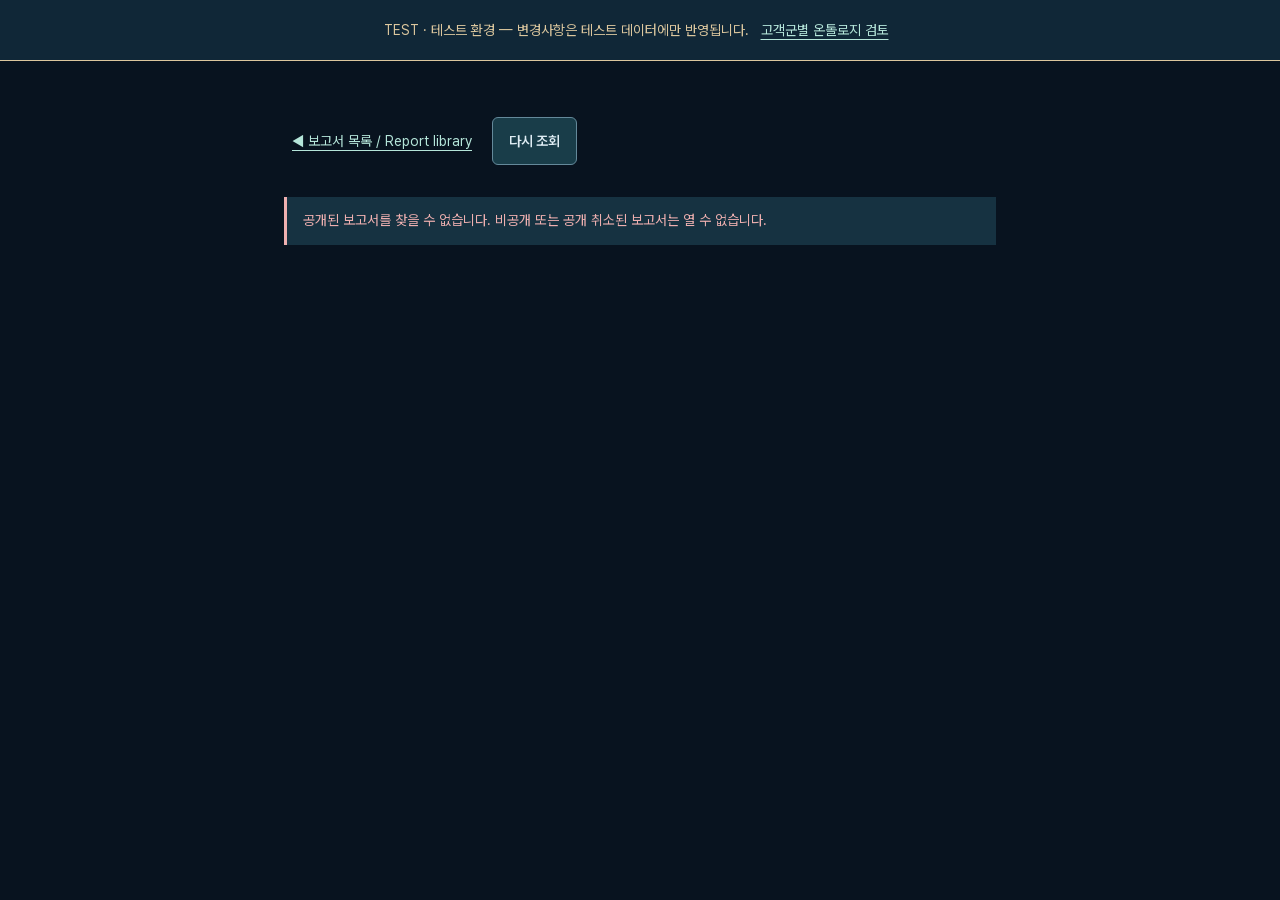
<file: report.html>
<!doctype html><html lang="ko"><head><meta charset="utf-8"><meta name="viewport" content="width=device-width,initial-scale=1"><meta http-equiv="Content-Security-Policy" content="default-src 'none'; script-src 'self'; style-src 'self'; font-src 'self'; connect-src 'self' https://jiyngdwpdmpjiwdnyanb.supabase.co; img-src 'self'; base-uri 'self'; form-action 'self'; object-src 'none'"><title>Gap 분석 보고서 · AI Risk &amp; Policy</title><link rel="stylesheet" href="typography.css?v=421d01e20609"><link rel="stylesheet" href="design-system.css?v=ad229abfdbd5"><link rel="stylesheet" href="reports.css?v=8a3ea826551d"><script defer src="report-model.js?v=016856f5c04c"></script><script defer src="report-view.js?v=c445baf2b1e0"></script><script defer src="report-reader.js?v=37cde5539dab"></script><meta name="robots" content="noindex,nofollow"><link rel="stylesheet" href="test-environment.css?v=90b4c5622796"></head><body class="report-document"><aside class="test-environment-banner" data-no-translate aria-label="테스트 환경">TEST · 테스트 환경 — 변경사항은 테스트 데이터에만 반영됩니다. <a class="ds-link" href="audience-ontology.html">고객군별 온톨로지 검토</a></aside><main class="report-reader"><nav class="report-actions"><a class="ds-link" href="./#gap-reports">◀ 보고서 목록 / Report library</a><div id="report-reader-actions" class="report-actions"></div></nav><p id="report-status" class="ds-status" role="status"></p><article id="report-content"></article></main></body></html>
</file>
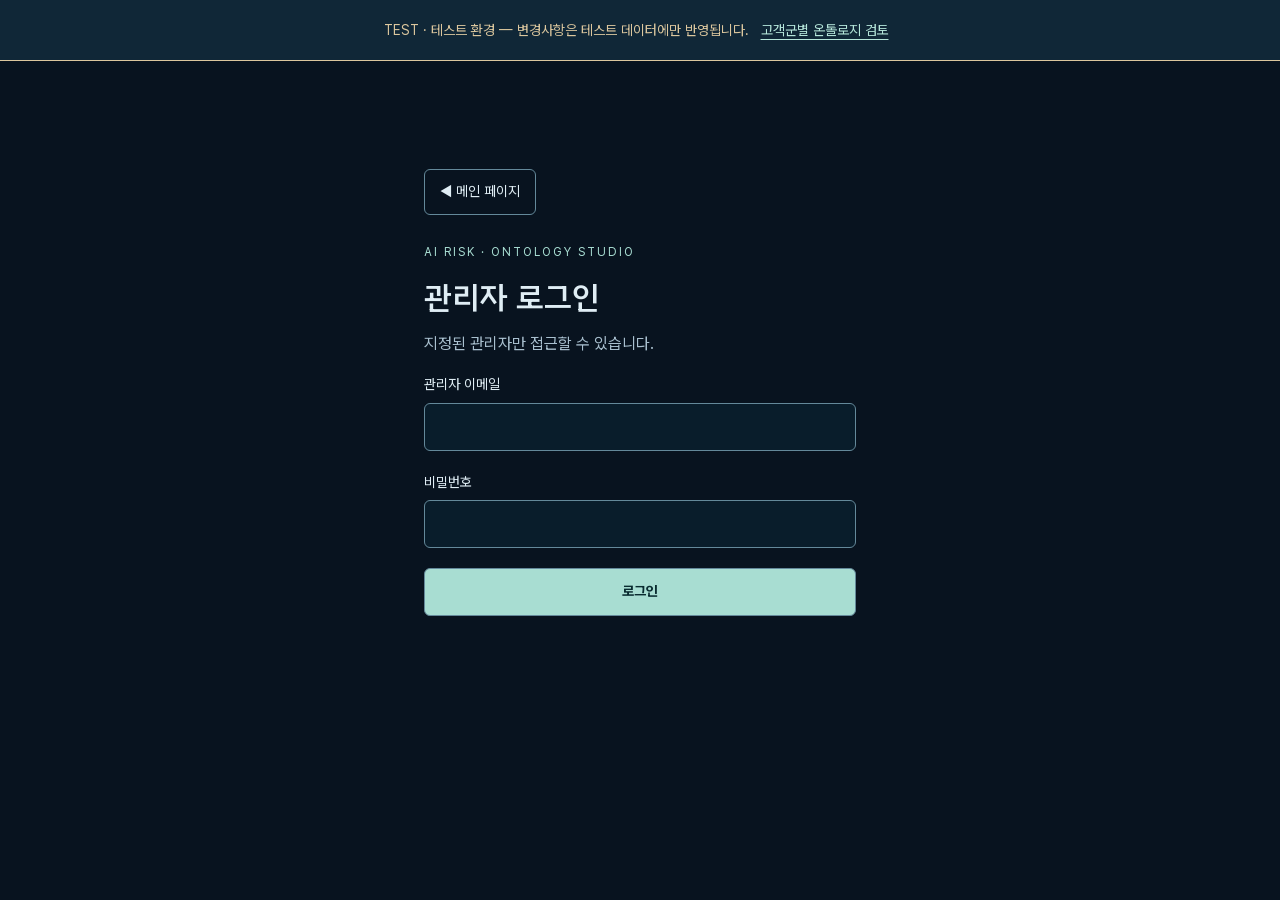
<file: admin/login.html>
<!doctype html><html lang="ko"><head><meta charset="utf-8"><meta name="viewport" content="width=device-width,initial-scale=1"><meta http-equiv="Content-Security-Policy" content="default-src 'none'; script-src 'self'; style-src 'self'; font-src 'self'; connect-src 'self' https://jiyngdwpdmpjiwdnyanb.supabase.co; img-src 'self'; base-uri 'self'; form-action 'self'; object-src 'none'"><title>관리자 로그인 · AI Risk</title><link rel="stylesheet" href="../typography.css?v=421d01e20609"><link rel="stylesheet" href="../design-system.css?v=ad229abfdbd5"><link rel="stylesheet" href="style.css?v=e48f63712bd0"><script defer src="../vendor/supabase/supabase.js?v=59d39487c358"></script><script defer src="supabase-client.js?v=5d4dd724b2d3"></script><script defer src="login.js?v=63f4b1ff3efc"></script><script defer src="../design-system.js?v=c5fee0c8ad4a"></script><meta name="robots" content="noindex,nofollow"><link rel="stylesheet" href="../test-environment.css?v=90b4c5622796"></head><body><aside class="test-environment-banner" data-no-translate aria-label="테스트 환경">TEST · 테스트 환경 — 변경사항은 테스트 데이터에만 반영됩니다. <a class="ds-link" href="../audience-ontology.html">고객군별 온톨로지 검토</a></aside><main class="login"><a class="home-link" href="../">◀ 메인 페이지</a><p class="eyebrow">AI RISK · ONTOLOGY STUDIO</p><h1>관리자 로그인</h1><p class="muted">지정된 관리자만 접근할 수 있습니다.</p><form id="login"><label>관리자 이메일<input name="email" type="email" autocomplete="username" required maxlength="254"></label><label>비밀번호<input name="password" type="password" autocomplete="current-password" required maxlength="1024"></label><button type="submit" class="primary">로그인</button></form><p id="message" role="status"></p></main></body></html>
</file>
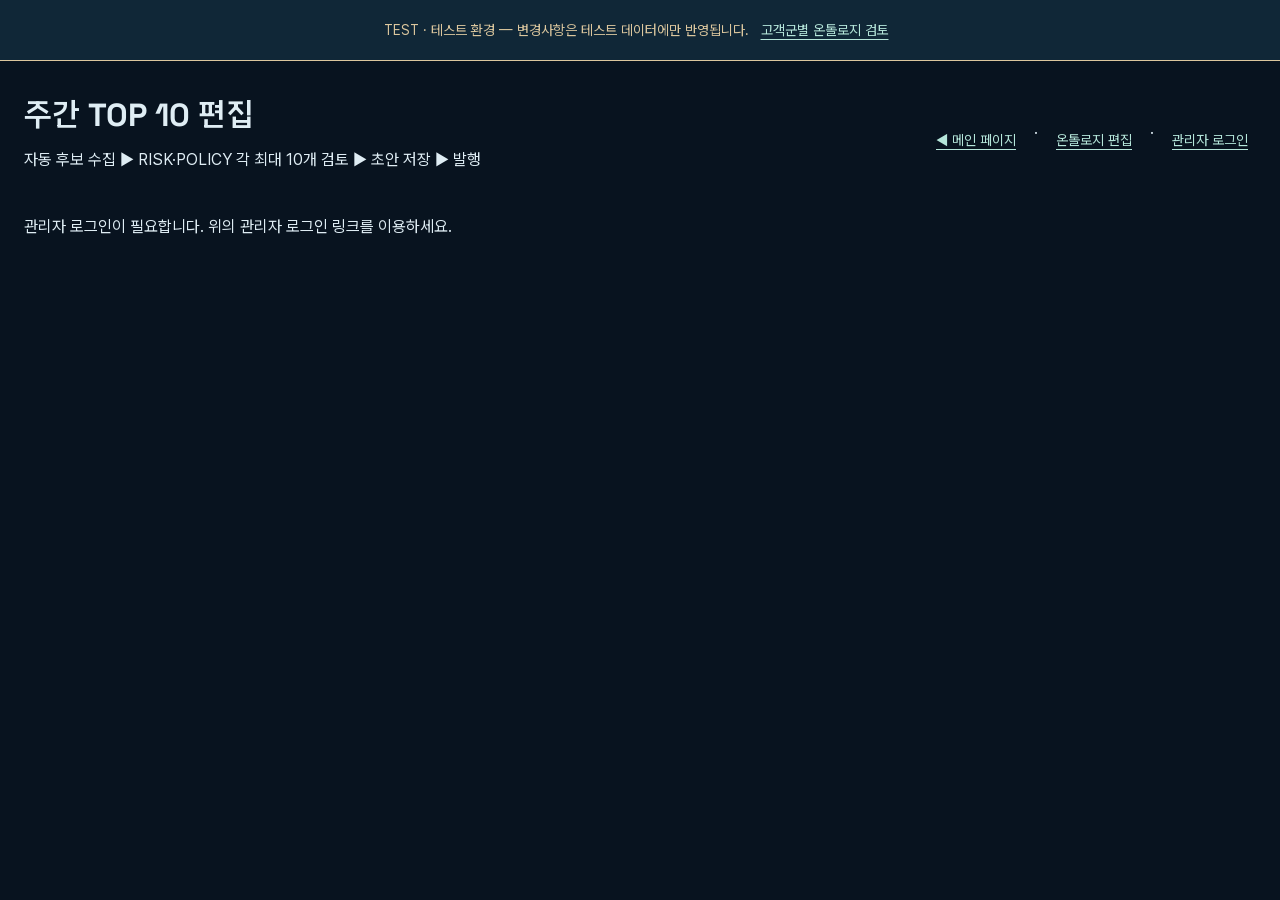
<file: admin/weekly.html>
<!doctype html><html lang="ko"><head><meta charset="utf-8"><meta name="viewport" content="width=device-width,initial-scale=1"><meta http-equiv="Content-Security-Policy" content="default-src 'none'; script-src 'self'; style-src 'self'; font-src 'self'; connect-src 'self' https://jiyngdwpdmpjiwdnyanb.supabase.co; img-src 'self'; base-uri 'self'; form-action 'self'; object-src 'none'"><title>주간 TOP 10 · 관리자</title><link rel="stylesheet" href="../typography.css?v=421d01e20609"><link rel="stylesheet" href="../design-system.css?v=ad229abfdbd5"><link rel="stylesheet" href="style.css?v=e48f63712bd0"><link rel="stylesheet" href="weekly.css?v=b31a3456c4b8"><script defer src="../vendor/supabase/supabase.js?v=59d39487c358"></script><script defer src="supabase-client.js?v=5d4dd724b2d3"></script><script defer src="../weekly-model.js?v=ade909da7276"></script><script defer src="weekly.js?v=97f2ab1bc661"></script><script defer src="ai-settings.js?v=7ded7d753eb6"></script><link rel="stylesheet" href="ai-settings.css?v=f9c4c3620087"><script defer src="../design-system.js?v=c5fee0c8ad4a"></script><meta name="robots" content="noindex,nofollow"><link rel="stylesheet" href="../test-environment.css?v=90b4c5622796"></head><body><aside class="test-environment-banner" data-no-translate aria-label="테스트 환경">TEST · 테스트 환경 — 변경사항은 테스트 데이터에만 반영됩니다. <a class="ds-link" href="../audience-ontology.html">고객군별 온톨로지 검토</a></aside><main>
<header><div><h1>주간 TOP 10 편집</h1><p>자동 후보 수집 ▶ RISK·POLICY 각 최대 10개 검토 ▶ 초안 저장 ▶ 발행</p></div><nav><a class="ds-link" href="../">◀ 메인 페이지</a> · <a class="ds-link" href="index.html">온톨로지 편집</a> · <a class="ds-link" href="login.html">관리자 로그인</a></nav></header>
<p id="weekly-message" role="status">관리자 권한 확인 중…</p><section id="weekly-editor" hidden>
<details id="ai-settings" class="ai-settings"><summary>AI API 세팅</summary><p>주간 TOP 10 관리자가 공유하는 서버 설정입니다. API 키는 Supabase Vault에 암호화해 보관하며 저장 후 원문을 다시 표시하지 않습니다. 빈 키 입력은 기존 제공자의 키를 유지합니다. 제공자를 바꾸면 새 키가 필요합니다.</p><p>설정과 모델 조회는 자료를 전송하지 않습니다. 아래의 AI 선정·내용 작성 버튼을 누르면 저장한 핵심 질문과 수집 후보의 제목·요약·날짜를 선택한 제공자에게 전송합니다. 제공자 API 사용 요금이 발생할 수 있습니다.</p><p id="ai-saved">설정 확인 전</p><form id="ai-settings-form" autocomplete="off"><fieldset id="ai-fields"><label for="ai-provider">AI 제공자</label><select id="ai-provider"><option value="gemini">Google Gemini</option><option value="openai">OpenAI</option><option value="anthropic">Anthropic Claude</option></select><label for="ai-key">API 키 · 신규 등록 / 교체</label><input id="ai-key" type="password" autocomplete="new-password" spellcheck="false" maxlength="4096" aria-describedby="ai-key-note"><p id="ai-key-note">입력값은 브라우저 저장소·JSON 백업에 저장하지 않습니다. 저장 성공 시 입력란을 비웁니다.</p><a id="ai-key-help" class="ds-link" href="https://aistudio.google.com/app/apikey" target="_blank" rel="noopener noreferrer">API 키 발급 페이지 ▶</a><label for="ai-model">모델 ID</label><input id="ai-model" maxlength="200" required spellcheck="false" placeholder="모델 목록에서 선택하거나 직접 입력"><div class="actions"><button id="ai-models" type="button">모델 목록 불러오기</button></div><select id="ai-model-list" size="5" aria-label="조회한 모델 목록" hidden></select><div class="actions"><button id="ai-save" type="submit" class="primary">설정 저장</button><button id="ai-test" type="button">저장된 연결 확인</button><button id="ai-reload" type="button">저장본 불러오기</button><button id="ai-delete" type="button" class="danger">서버 설정 삭제</button></div></fieldset><p id="ai-status" role="status"></p></form></details><p>최초에는 접속 국가의 발행본을 표시하고, 지도 선택 후에는 선택한 국가의 발행본을 표시합니다. 조회 국가의 발행본이 없거나 국가를 확인하지 못하면 TOP 10을 표시하지 않습니다. 후보 자료는 세계 공통이며 국가별 초안과 발행본은 별도로 관리합니다.</p><div class="toolbar"><label>발행 대상 국가<select id="country"><option value="GH">가나 (GH)</option><option value="GA">가봉 (GA)</option><option value="GY">가이아나 (GY)</option><option value="GM">감비아 (GM)</option><option value="GG">건지섬 (GG)</option><option value="GT">과테말라 (GT)</option><option value="GU">괌 (GU)</option><option value="GD">그레나다 (GD)</option><option value="GR">그리스 (GR)</option><option value="GL">그린란드 (GL)</option><option value="GN">기니 (GN)</option><option value="GW">기니비사우 (GW)</option><option value="NA">나미비아 (NA)</option><option value="NR">나우루 (NR)</option><option value="NG">나이지리아 (NG)</option><option value="AQ">남극 (AQ)</option><option value="SS">남수단 (SS)</option><option value="ZA">남아프리카 공화국 (ZA)</option><option value="NL">네덜란드 (NL)</option><option value="NP">네팔 (NP)</option><option value="NO">노르웨이 (NO)</option><option value="NF">노퍽섬 (NF)</option><option value="NC">누벨칼레도니 (NC)</option><option value="NZ">뉴질랜드 (NZ)</option><option value="NU">니우에 (NU)</option><option value="NE">니제르 (NE)</option><option value="NI">니카라과 (NI)</option><option value="KR" selected>대한민국 (KR)</option><option value="DK">덴마크 (DK)</option><option value="DO">도미니카 공화국 (DO)</option><option value="DM">도미니카 연방 (DM)</option><option value="DE">독일 (DE)</option><option value="TL">동티모르 (TL)</option><option value="LA">라오스 (LA)</option><option value="LR">라이베리아 (LR)</option><option value="LV">라트비아 (LV)</option><option value="RU">러시아 (RU)</option><option value="LB">레바논 (LB)</option><option value="LS">레소토 (LS)</option><option value="RO">루마니아 (RO)</option><option value="LU">룩셈부르크 (LU)</option><option value="RW">르완다 (RW)</option><option value="LY">리비아 (LY)</option><option value="LT">리투아니아 (LT)</option><option value="LI">리히텐슈타인 (LI)</option><option value="MG">마다가스카르 (MG)</option><option value="MH">마셜 제도 (MH)</option><option value="MO">마카오 (MO)</option><option value="MW">말라위 (MW)</option><option value="MY">말레이시아 (MY)</option><option value="ML">말리 (ML)</option><option value="IM">맨섬 (IM)</option><option value="MX">멕시코 (MX)</option><option value="MC">모나코 (MC)</option><option value="MA">모로코 (MA)</option><option value="MU">모리셔스 (MU)</option><option value="MR">모리타니 (MR)</option><option value="MZ">모잠비크 (MZ)</option><option value="ME">몬테네그로 (ME)</option><option value="MS">몬트세랫 (MS)</option><option value="MD">몰도바 (MD)</option><option value="MV">몰디브 (MV)</option><option value="MT">몰타 (MT)</option><option value="MN">몽골 (MN)</option><option value="US">미국 (US)</option><option value="VI">미국령 버진아일랜드 (VI)</option><option value="MM">미얀마 (MM)</option><option value="FM">미크로네시아 연방 (FM)</option><option value="VU">바누아투 (VU)</option><option value="BH">바레인 (BH)</option><option value="BB">바베이도스 (BB)</option><option value="VA">바티칸 시국 (VA)</option><option value="BS">바하마 (BS)</option><option value="BD">방글라데시 (BD)</option><option value="BM">버뮤다 (BM)</option><option value="BJ">베냉 (BJ)</option><option value="VE">베네수엘라 (VE)</option><option value="VN">베트남 (VN)</option><option value="BE">벨기에 (BE)</option><option value="BY">벨라루스 (BY)</option><option value="BZ">벨리즈 (BZ)</option><option value="BA">보스니아 헤르체고비나 (BA)</option><option value="BW">보츠와나 (BW)</option><option value="BO">볼리비아 (BO)</option><option value="BI">부룬디 (BI)</option><option value="BF">부르키나파소 (BF)</option><option value="BT">부탄 (BT)</option><option value="MP">북마리아나 제도 (MP)</option><option value="MK">북마케도니아 (MK)</option><option value="BG">불가리아 (BG)</option><option value="BR">브라질 (BR)</option><option value="BN">브루나이 (BN)</option><option value="WS">사모아 (WS)</option><option value="SA">사우디아라비아 (SA)</option><option value="GS">사우스조지아 사우스샌드위치 제도 (GS)</option><option value="SM">산마리노 (SM)</option><option value="ST">상투메 프린시페 (ST)</option><option value="MF">생마르탱 (MF)</option><option value="BL">생바르텔레미 (BL)</option><option value="PM">생피에르 미클롱 (PM)</option><option value="EH">서사하라 (EH)</option><option value="SN">세네갈 (SN)</option><option value="RS">세르비아 (RS)</option><option value="SC">세이셸 (SC)</option><option value="LC">세인트루시아 (LC)</option><option value="VC">세인트빈센트 그레나딘 (VC)</option><option value="KN">세인트키츠 네비스 (KN)</option><option value="SH">세인트헬레나 (SH)</option><option value="SO">소말리아 (SO)</option><option value="SB">솔로몬 제도 (SB)</option><option value="SD">수단 (SD)</option><option value="SR">수리남 (SR)</option><option value="LK">스리랑카 (LK)</option><option value="SE">스웨덴 (SE)</option><option value="CH">스위스 (CH)</option><option value="ES">스페인 (ES)</option><option value="SK">슬로바키아 (SK)</option><option value="SI">슬로베니아 (SI)</option><option value="SY">시리아 (SY)</option><option value="SL">시에라리온 (SL)</option><option value="SX">신트마르턴 (SX)</option><option value="SG">싱가포르 (SG)</option><option value="AE">아랍에미리트 (AE)</option><option value="AW">아루바 (AW)</option><option value="AM">아르메니아 (AM)</option><option value="AR">아르헨티나 (AR)</option><option value="AS">아메리칸사모아 (AS)</option><option value="IS">아이슬란드 (IS)</option><option value="HT">아이티 (HT)</option><option value="IE">아일랜드 (IE)</option><option value="AZ">아제르바이잔 (AZ)</option><option value="AF">아프가니스탄 (AF)</option><option value="AD">안도라 (AD)</option><option value="AL">알바니아 (AL)</option><option value="DZ">알제리 (DZ)</option><option value="AO">앙골라 (AO)</option><option value="AU">애시모어 카르티에 제도 (AU)</option><option value="AG">앤티가 바부다 (AG)</option><option value="AI">앵귈라 (AI)</option><option value="ER">에리트레아 (ER)</option><option value="SZ">에스와티니 (SZ)</option><option value="EE">에스토니아 (EE)</option><option value="EC">에콰도르 (EC)</option><option value="ET">에티오피아 (ET)</option><option value="SV">엘살바도르 (SV)</option><option value="GB">영국 (GB)</option><option value="VG">영국령 버진아일랜드 (VG)</option><option value="IO">영국령 인도양 지역 (IO)</option><option value="YE">예멘 (YE)</option><option value="OM">오만 (OM)</option><option value="AU">오스트레일리아 (AU)</option><option value="AT">오스트리아 (AT)</option><option value="HN">온두라스 (HN)</option><option value="AX">올란드 제도 (AX)</option><option value="WF">왈리스 푸투나 (WF)</option><option value="JO">요르단 (JO)</option><option value="UG">우간다 (UG)</option><option value="UY">우루과이 (UY)</option><option value="UZ">우즈베키스탄 (UZ)</option><option value="UA">우크라이나 (UA)</option><option value="IQ">이라크 (IQ)</option><option value="IR">이란 (IR)</option><option value="IL">이스라엘 (IL)</option><option value="EG">이집트 (EG)</option><option value="IT">이탈리아 (IT)</option><option value="IN">인도 (IN)</option><option value="ID">인도네시아 (ID)</option><option value="JP">일본 (JP)</option><option value="JM">자메이카 (JM)</option><option value="ZM">잠비아 (ZM)</option><option value="JE">저지섬 (JE)</option><option value="GQ">적도 기니 (GQ)</option><option value="KP">조선민주주의인민공화국 (KP)</option><option value="GE">조지아 (GE)</option><option value="CF">중앙아프리카 공화국 (CF)</option><option value="TW">중화민국 (TW)</option><option value="CN">중화인민공화국 (CN)</option><option value="DJ">지부티 (DJ)</option><option value="ZW">짐바브웨 (ZW)</option><option value="TD">차드 (TD)</option><option value="CZ">체코 (CZ)</option><option value="CL">칠레 (CL)</option><option value="CM">카메룬 (CM)</option><option value="CV">카보베르데 (CV)</option><option value="KZ">카자흐스탄 (KZ)</option><option value="QA">카타르 (QA)</option><option value="KH">캄보디아 (KH)</option><option value="CA">캐나다 (CA)</option><option value="KE">케냐 (KE)</option><option value="KY">케이맨 제도 (KY)</option><option value="KM">코모로 (KM)</option><option value="XK">코소보 (XK)</option><option value="CR">코스타리카 (CR)</option><option value="CI">코트디부아르 (CI)</option><option value="CO">콜롬비아 (CO)</option><option value="CG">콩고 공화국 (CG)</option><option value="CD">콩고 민주 공화국 (CD)</option><option value="CU">쿠바 (CU)</option><option value="KW">쿠웨이트 (KW)</option><option value="CK">쿡 제도 (CK)</option><option value="CW">퀴라소 (CW)</option><option value="HR">크로아티아 (HR)</option><option value="KG">키르기스스탄 (KG)</option><option value="KI">키리바시 (KI)</option><option value="CY">키프로스 (CY)</option><option value="TJ">타지키스탄 (TJ)</option><option value="TZ">탄자니아 (TZ)</option><option value="TH">태국 (TH)</option><option value="TC">터크스 케이커스 제도 (TC)</option><option value="TR">터키 (TR)</option><option value="TG">토고 (TG)</option><option value="TO">통가 (TO)</option><option value="TM">투르크메니스탄 (TM)</option><option value="TV">투발루 (TV)</option><option value="TN">튀니지 (TN)</option><option value="TT">트리니다드 토바고 (TT)</option><option value="PA">파나마 (PA)</option><option value="PY">파라과이 (PY)</option><option value="PK">파키스탄 (PK)</option><option value="PG">파푸아뉴기니 (PG)</option><option value="PW">팔라우 (PW)</option><option value="PS">팔레스타인 (PS)</option><option value="FO">페로 제도 (FO)</option><option value="PE">페루 (PE)</option><option value="PT">포르투갈 (PT)</option><option value="FK">포클랜드 제도 (FK)</option><option value="PL">폴란드 (PL)</option><option value="PR">푸에르토리코 (PR)</option><option value="FR">프랑스 (FR)</option><option value="TF">프랑스령 남방 및 남극 (TF)</option><option value="PF">프랑스령 폴리네시아 (PF)</option><option value="FJ">피지 (FJ)</option><option value="FI">핀란드 (FI)</option><option value="PH">필리핀 (PH)</option><option value="PN">핏케언 제도 (PN)</option><option value="HM">허드 맥도널드 제도 (HM)</option><option value="HU">헝가리 (HU)</option><option value="AU">호주령 인도양 지역 (AU)</option><option value="HK">홍콩 (HK)</option></select></label><label>자료 대상 주 시작일(월요일)<input id="week" type="date"></label><button id="load">불러오기</button><button id="collect" aria-describedby="collection-availability">후보 다시 수집</button><button id="download">초안 JSON 백업</button><button id="save">초안 저장</button><button id="publish" class="primary">발행 검토</button><button id="withdraw">발행 취소</button></div>
<p id="weekly-status"></p><p id="collection-availability" class="ds-status" role="status"></p><label>이번 주 핵심 질문<textarea id="question" maxlength="1000" rows="2"></textarea></label>
<div class="actions"><button id="ai-save-draft">질문·초안 저장</button><button id="ai-generate-weekly" aria-describedby="ai-selection-ready ai-selection-help">핵심 질문으로 AI 선정·내용 작성</button></div><p id="ai-selection-ready"></p><p id="ai-selection-status" role="status" aria-live="polite"></p><p id="ai-selection-help">질문 입력만으로 AI가 자동 실행되지는 않습니다. 질문·초안 저장 후 AI 선정·내용 작성 버튼을 누르세요. 질문과 후보 자료를 설정한 AI 제공자에게 전송하며 API 비용이 발생할 수 있습니다. 수집 후보 안에서 질문과 관련된 건만 중요도 순으로 각 최대 10건 선정합니다. 1건 또는 0건도 가능합니다. AI 서술은 대한민국(KR)과 북한(KP)은 한국어, 그 외 국가는 영어로 작성합니다. 원문 제목·직접 인용과 입력한 핵심 질문은 유지합니다. 후보 요약은 최대 1,000자만 전달하며 웹 원문을 자동 검증하지 않습니다. 결과는 미리보기 후 초안에 반영하고 직접 검토·저장·발행합니다.</p><section id="ai-proposal" class="ai-settings" hidden aria-labelledby="ai-proposal-title"><h2 id="ai-proposal-title">AI 선정 제안 · 검토 전</h2><p id="ai-proposal-note"></p><div id="ai-proposal-items"></div><div class="actions"><button id="ai-apply-weekly" class="primary">제안을 편집 초안에 반영</button><button id="ai-discard-weekly">제안 닫기</button></div></section><div class="weekly-admin-tabs"><button id="risk-tab" aria-pressed="true">RISK</button><button id="policy-tab" aria-pressed="false">POLICY</button></div>
<p>RISK 후보는 해당 주 AIM 최신 100건 표본을 관련 기사 수로 정렬합니다. POLICY 후보는 OECD 등록정보의 갱신일 기준이며 정책 발표·시행일이 아닙니다. 중요도 순위는 관리자가 원출처를 검토해 정합니다. 기사 수는 중복될 수 있으며 자동 요약은 사실 확인을 대체하지 않습니다.</p>
<p id="collection"></p><details id="candidate-browser"><summary id="candidate-summary">자동 수집 후보 살펴보기</summary><p>후보를 확인한 뒤 선정 목록에 추가하세요. 아래 편집 영역에서 선정한 이슈를 한 건씩 검토합니다.</p><div id="candidates"></div><div class="candidate-pagination"><button id="candidate-prev">이전 후보</button><span id="candidate-page" role="status"></span><button id="candidate-next">다음 후보</button></div></details><div class="weekly-admin-grid"><section aria-labelledby="selection-count"><h2 id="selection-count">선정 목록</h2><button id="add">직접 이슈 추가</button><p class="muted">편집할 이슈를 선택하세요. 강조된 항목을 편집 중입니다.</p><div id="selected"></div></section><section class="issue-detail" aria-labelledby="editing-title"><div class="editing-context"><p id="editing-location"></p><h2 id="editing-title" tabindex="-1">이슈 편집</h2><p id="editing-review"></p></div><div id="item-editor"></div></section></div>
<p>초안은 비공개입니다. 각 탭 최대 10개, 전체 최소 1개를 검토하면 발행할 수 있습니다. 한 탭이 비어 있어도 발행할 수 있으며 공개 화면에 선정 이슈 없음으로 표시됩니다. 출처·선정 이유·변화·연결 분석·관찰 신호를 작성하고 검토 완료를 표시하세요. 근거가 부족하면 숫자를 채우기 위해 발행하지 마세요.</p>
</section><dialog id="weekly-confirm" aria-labelledby="weekly-confirm-title" aria-describedby="confirm-text"><h2 id="weekly-confirm-title">작업 확인</h2><p id="confirm-text"></p><div class="actions"><button id="cancel">취소</button><button id="accept" class="primary">확인</button></div></dialog><dialog id="ai-confirm" aria-labelledby="ai-confirm-title" aria-describedby="ai-confirm-text"><h2 id="ai-confirm-title">AI 설정 변경 확인</h2><p id="ai-confirm-text"></p><div class="actions"><button id="ai-cancel">취소</button><button id="ai-accept" class="primary">확인</button></div></dialog></main></body></html>
</file>
<file: vendor/cesium/Widgets/widgets.css>
/* packages/widgets/Source/shared.css */
.cesium-svgPath-svg {
  position: absolute;
  top: 0;
  left: 0;
  width: 100%;
  height: 100%;
  overflow: hidden;
}
.cesium-button {
  display: inline-block;
  position: relative;
  background: #303336;
  border: 1px solid #444;
  color: #edffff;
  fill: #edffff;
  border-radius: 4px;
  padding: 5px 12px;
  margin: 2px 3px;
  cursor: pointer;
  overflow: hidden;
  -moz-user-select: none;
  -webkit-user-select: none;
  -ms-user-select: none;
  user-select: none;
}
.cesium-button:focus {
  color: #fff;
  fill: #fff;
  border-color: #ea4;
  outline: none;
}
.cesium-button:hover {
  color: #fff;
  fill: #fff;
  background: #48b;
  border-color: #aef;
  box-shadow: 0 0 8px #fff;
}
.cesium-button:active {
  color: #000;
  fill: #000;
  background: #adf;
  border-color: #fff;
  box-shadow: 0 0 8px #fff;
}
.cesium-button:disabled,
.cesium-button-disabled,
.cesium-button-disabled:focus,
.cesium-button-disabled:hover,
.cesium-button-disabled:active {
  background: #303336;
  border-color: #444;
  color: #646464;
  fill: #646464;
  box-shadow: none;
  cursor: default;
}
.cesium-button option {
  background-color: #000;
  color: #eee;
}
.cesium-button option:disabled {
  color: #777;
}
.cesium-button input,
.cesium-button label {
  cursor: pointer;
}
.cesium-button input {
  vertical-align: sub;
}
.cesium-toolbar-button {
  box-sizing: border-box;
  width: 32px;
  height: 32px;
  border-radius: 14%;
  padding: 0;
  vertical-align: middle;
  z-index: 0;
}
.cesium-performanceDisplay-defaultContainer {
  position: absolute;
  top: 50px;
  right: 10px;
  text-align: right;
}
.cesium-performanceDisplay {
  background-color: rgba(40, 40, 40, 0.7);
  padding: 7px;
  border-radius: 5px;
  border: 1px solid #444;
  font: bold 12px sans-serif;
}
.cesium-performanceDisplay-fps {
  color: #e52;
}
.cesium-performanceDisplay-throttled {
  color: #a42;
}
.cesium-performanceDisplay-ms {
  color: #de3;
}

/* packages/widgets/Source/Animation/Animation.css */
.cesium-animation-theme {
  visibility: hidden;
  display: block;
  position: absolute;
  z-index: -100;
}
.cesium-animation-themeNormal {
  color: #222;
}
.cesium-animation-themeHover {
  color: #4488b0;
}
.cesium-animation-themeSelect {
  color: #242;
}
.cesium-animation-themeDisabled {
  color: #333;
}
.cesium-animation-themeKnob {
  color: #222;
}
.cesium-animation-themePointer {
  color: #2e2;
}
.cesium-animation-themeSwoosh {
  color: #8ac;
}
.cesium-animation-themeSwooshHover {
  color: #aef;
}
.cesium-animation-svgText {
  fill: #edffff;
  font-family: Sans-Serif;
  font-size: 15px;
  text-anchor: middle;
}
.cesium-animation-blank {
  fill: #000;
  fill-opacity: 0.01;
  stroke: none;
}
.cesium-animation-rectButton {
  cursor: pointer;
  -moz-user-select: none;
  -webkit-user-select: none;
  -ms-user-select: none;
  user-select: none;
}
.cesium-animation-rectButton .cesium-animation-buttonGlow {
  fill: #fff;
  stroke: none;
  display: none;
}
.cesium-animation-rectButton:hover .cesium-animation-buttonGlow {
  display: block;
}
.cesium-animation-rectButton .cesium-animation-buttonPath {
  fill: #edffff;
}
.cesium-animation-rectButton .cesium-animation-buttonMain {
  stroke: #444;
  stroke-width: 1.2;
}
.cesium-animation-rectButton:hover .cesium-animation-buttonMain {
  stroke: #aef;
}
.cesium-animation-rectButton:active .cesium-animation-buttonMain {
  fill: #abd6ff;
}
.cesium-animation-buttonDisabled {
  -moz-user-select: none;
  -webkit-user-select: none;
  -ms-user-select: none;
  user-select: none;
}
.cesium-animation-buttonDisabled .cesium-animation-buttonMain {
  stroke: #555;
}
.cesium-animation-buttonDisabled .cesium-animation-buttonPath {
  fill: #818181;
}
.cesium-animation-buttonDisabled .cesium-animation-buttonGlow {
  display: none;
}
.cesium-animation-buttonToggled .cesium-animation-buttonGlow {
  display: block;
  fill: #2e2;
}
.cesium-animation-buttonToggled .cesium-animation-buttonMain {
  stroke: #2e2;
}
.cesium-animation-buttonToggled:hover .cesium-animation-buttonGlow {
  fill: #fff;
}
.cesium-animation-buttonToggled:hover .cesium-animation-buttonMain {
  stroke: #2e2;
}
.cesium-animation-shuttleRingG {
  cursor: pointer;
}
.cesium-animation-shuttleRingPointer {
  cursor: pointer;
}
.cesium-animation-shuttleRingPausePointer {
  cursor: pointer;
}
.cesium-animation-shuttleRingBack {
  fill: #181818;
  fill-opacity: 0.8;
  stroke: #333;
  stroke-width: 1.2;
}
.cesium-animation-shuttleRingSwoosh line {
  stroke: #8ac;
  stroke-width: 3;
  stroke-opacity: 0.2;
  stroke-linecap: round;
}
.cesium-animation-knobOuter {
  cursor: pointer;
  stroke: #444;
  stroke-width: 1.2;
}
.cesium-animation-knobInner {
  cursor: pointer;
}

/* packages/widgets/Source/BaseLayerPicker/BaseLayerPicker.css */
.cesium-baseLayerPicker-selected {
  position: absolute;
  top: 0;
  left: 0;
  width: 100%;
  height: 100%;
  border: none;
}
.cesium-baseLayerPicker-dropDown {
  display: block;
  position: absolute;
  box-sizing: content-box;
  top: auto;
  right: 0;
  width: 320px;
  max-height: 500px;
  margin-top: 5px;
  background-color: rgba(38, 38, 38, 0.75);
  border: 1px solid #444;
  padding: 6px;
  overflow: auto;
  border-radius: 10px;
  -moz-user-select: none;
  -webkit-user-select: none;
  -ms-user-select: none;
  user-select: none;
  transform: translate(0, -20%);
  visibility: hidden;
  opacity: 0;
  transition:
    visibility 0s 0.2s,
    opacity 0.2s ease-in,
    transform 0.2s ease-in;
}
.cesium-baseLayerPicker-dropDown-visible {
  transform: translate(0, 0);
  visibility: visible;
  opacity: 1;
  transition: opacity 0.2s ease-out, transform 0.2s ease-out;
}
.cesium-baseLayerPicker-sectionTitle {
  display: block;
  font-family: sans-serif;
  font-size: 16pt;
  text-align: left;
  color: #edffff;
  margin-bottom: 4px;
}
.cesium-baseLayerPicker-choices {
  margin-bottom: 5px;
}
.cesium-baseLayerPicker-categoryTitle {
  color: #edffff;
  font-size: 11pt;
}
.cesium-baseLayerPicker-choices {
  display: block;
  border: 1px solid #888;
  border-radius: 5px;
  padding: 5px 0;
}
.cesium-baseLayerPicker-item {
  display: inline-block;
  vertical-align: top;
  margin: 2px 5px;
  width: 64px;
  text-align: center;
  cursor: pointer;
}
.cesium-baseLayerPicker-itemLabel {
  display: block;
  font-family: sans-serif;
  font-size: 8pt;
  text-align: center;
  vertical-align: middle;
  color: #edffff;
  cursor: pointer;
  word-wrap: break-word;
}
.cesium-baseLayerPicker-item:hover .cesium-baseLayerPicker-itemLabel,
.cesium-baseLayerPicker-item:focus .cesium-baseLayerPicker-itemLabel {
  text-decoration: underline;
}
.cesium-baseLayerPicker-itemIcon {
  display: inline-block;
  position: relative;
  width: inherit;
  height: auto;
  background-size: 100% 100%;
  border: solid 1px #444;
  border-radius: 9px;
  color: #edffff;
  margin: 0;
  padding: 0;
  cursor: pointer;
  box-sizing: border-box;
}
.cesium-baseLayerPicker-item:hover .cesium-baseLayerPicker-itemIcon {
  border-color: #fff;
  box-shadow: 0 0 8px #fff, 0 0 8px #fff;
}
.cesium-baseLayerPicker-selectedItem .cesium-baseLayerPicker-itemLabel {
  color: rgb(189, 236, 248);
}
.cesium-baseLayerPicker-selectedItem .cesium-baseLayerPicker-itemIcon {
  border: double 4px rgb(189, 236, 248);
}

/* packages/engine/Source/Widget/CesiumWidget.css */
.cesium-widget {
  font-family: sans-serif;
  font-size: 16px;
  overflow: hidden;
  display: block;
  position: relative;
  top: 0;
  left: 0;
  width: 100%;
  height: 100%;
}
.cesium-widget,
.cesium-widget canvas {
  width: 100%;
  height: 100%;
  touch-action: none;
}
.cesium-widget-credits {
  display: block;
  position: absolute;
  bottom: 0;
  left: 0;
  color: #fff;
  font-size: 10px;
  text-shadow: 0px 0px 2px #000000;
  padding-right: 5px;
}
.cesium-widget-errorPanel {
  position: absolute;
  top: 0;
  right: 0;
  bottom: 0;
  left: 0;
  text-align: center;
  background: rgba(0, 0, 0, 0.7);
  z-index: 99999;
}
.cesium-widget-errorPanel:before {
  display: inline-block;
  vertical-align: middle;
  height: 100%;
  content: "";
}
.cesium-widget-errorPanel-content {
  width: 75%;
  max-width: 500px;
  display: inline-block;
  text-align: left;
  vertical-align: middle;
  border: 1px solid #510c00;
  border-radius: 7px;
  background-color: #f0d9d5;
  font-size: 14px;
  color: #510c00;
}
.cesium-widget-errorPanel-content.expanded {
  max-width: 75%;
}
.cesium-widget-errorPanel-header {
  font-size: 18px;
  font-family:
    "Open Sans",
    Verdana,
    Geneva,
    sans-serif;
  background: #d69d93;
  border-bottom: 2px solid #510c00;
  padding-bottom: 10px;
  border-radius: 3px 3px 0 0;
  padding: 15px;
}
.cesium-widget-errorPanel-scroll {
  overflow: auto;
  font-family:
    "Open Sans",
    Verdana,
    Geneva,
    sans-serif;
  white-space: pre-wrap;
  padding: 0 15px;
  margin: 10px 0 20px 0;
}
.cesium-widget-errorPanel-buttonPanel {
  padding: 0 15px;
  margin: 10px 0 20px 0;
  text-align: right;
}
.cesium-widget-errorPanel-buttonPanel button {
  border-color: #510c00;
  background: #d69d93;
  color: #202020;
  margin: 0;
}
.cesium-widget-errorPanel-buttonPanel button:focus {
  border-color: #510c00;
  background: #f0d9d5;
  color: #510c00;
}
.cesium-widget-errorPanel-buttonPanel button:hover {
  border-color: #510c00;
  background: #f0d9d5;
  color: #510c00;
}
.cesium-widget-errorPanel-buttonPanel button:active {
  border-color: #510c00;
  background: #b17b72;
  color: #510c00;
}
.cesium-widget-errorPanel-more-details {
  text-decoration: underline;
  cursor: pointer;
}
.cesium-widget-errorPanel-more-details:hover {
  color: #2b0700;
}

/* packages/widgets/Source/CesiumInspector/CesiumInspector.css */
.cesium-cesiumInspector {
  border-radius: 5px;
  transition: width ease-in-out 0.25s;
  background: rgba(48, 51, 54, 0.8);
  border: 1px solid #444;
  color: #edffff;
  display: inline-block;
  position: relative;
  padding: 4px 12px;
  -moz-user-select: none;
  -webkit-user-select: none;
  -ms-user-select: none;
  user-select: none;
  overflow: hidden;
}
.cesium-cesiumInspector-button {
  text-align: center;
  font-size: 11pt;
}
.cesium-cesiumInspector-visible .cesium-cesiumInspector-button {
  border-bottom: 1px solid #aaa;
  padding-bottom: 3px;
}
.cesium-cesiumInspector input:enabled,
.cesium-cesiumInspector-button {
  cursor: pointer;
}
.cesium-cesiumInspector-visible {
  width: 185px;
  height: auto;
}
.cesium-cesiumInspector-hidden {
  width: 122px;
  height: 17px;
}
.cesium-cesiumInspector-sectionContent {
  max-height: 600px;
}
.cesium-cesiumInspector-section-collapsed .cesium-cesiumInspector-sectionContent {
  max-height: 0;
  padding: 0 !important;
  overflow: hidden;
}
.cesium-cesiumInspector-dropDown {
  margin: 5px 0;
  font-family: sans-serif;
  font-size: 10pt;
  width: 185px;
}
.cesium-cesiumInspector-frustumStatistics {
  padding-left: 10px;
  padding: 5px;
  background-color: rgba(80, 80, 80, 0.75);
}
.cesium-cesiumInspector-pickButton {
  background-color: rgba(0, 0, 0, 0.3);
  border: 1px solid #444;
  color: #edffff;
  border-radius: 5px;
  padding: 3px 7px;
  cursor: pointer;
  -moz-user-select: none;
  -webkit-user-select: none;
  -ms-user-select: none;
  user-select: none;
  margin: 0 auto;
}
.cesium-cesiumInspector-pickButton:focus {
  outline: none;
}
.cesium-cesiumInspector-pickButton:active,
.cesium-cesiumInspector-pickButtonHighlight {
  color: #000;
  background: #adf;
  border-color: #fff;
  box-shadow: 0 0 8px #fff;
}
.cesium-cesiumInspector-center {
  text-align: center;
}
.cesium-cesiumInspector-sectionHeader {
  font-weight: bold;
  font-size: 10pt;
  margin: 0;
  cursor: pointer;
}
.cesium-cesiumInspector-pickSection {
  border: 1px solid #aaa;
  border-radius: 5px;
  padding: 3px;
  margin-bottom: 5px;
}
.cesium-cesiumInspector-sectionContent {
  margin-bottom: 10px;
  transition: max-height 0.25s;
}
.cesium-cesiumInspector-tileText {
  padding-bottom: 10px;
  border-bottom: 1px solid #aaa;
}
.cesium-cesiumInspector-relativeText {
  padding-top: 10px;
}
.cesium-cesiumInspector-sectionHeader::before {
  margin-right: 5px;
  content: "-";
  width: 1ch;
  display: inline-block;
}
.cesium-cesiumInspector-section-collapsed .cesium-cesiumInspector-sectionHeader::before {
  content: "+";
}

/* packages/widgets/Source/Cesium3DTilesInspector/Cesium3DTilesInspector.css */
ul.cesium-cesiumInspector-statistics {
  margin: 0;
  padding-top: 3px;
  padding-bottom: 3px;
}
ul.cesium-cesiumInspector-statistics + ul.cesium-cesiumInspector-statistics {
  border-top: 1px solid #aaa;
}
.cesium-cesiumInspector-slider {
  margin-top: 5px;
}
.cesium-cesiumInspector-slider input[type=number] {
  text-align: left;
  background-color: #222;
  outline: none;
  border: 1px solid #444;
  color: #edffff;
  width: 100px;
  border-radius: 3px;
  padding: 1px;
  margin-left: 10px;
  cursor: auto;
}
.cesium-cesiumInspector-slider input[type=number]::-webkit-outer-spin-button,
.cesium-cesiumInspector-slider input[type=number]::-webkit-inner-spin-button {
  -webkit-appearance: none;
  margin: 0;
}
.cesium-cesiumInspector-slider input[type=range] {
  margin-left: 5px;
  vertical-align: middle;
}
.cesium-cesiumInspector-hide .cesium-cesiumInspector-styleEditor {
  display: none;
}
.cesium-cesiumInspector-styleEditor {
  padding: 10px;
  border-radius: 5px;
  background: rgba(48, 51, 54, 0.8);
  border: 1px solid #444;
}
.cesium-cesiumInspector-styleEditor textarea {
  width: 100%;
  height: 300px;
  background: transparent;
  color: #edffff;
  border: none;
  padding: 0;
  white-space: pre;
  overflow-wrap: normal;
  overflow-x: auto;
}
.cesium-3DTilesInspector {
  width: 300px;
  pointer-events: all;
}
.cesium-3DTilesInspector-statistics {
  font-size: 11px;
}
.cesium-3DTilesInspector-disabledElementsInfo {
  margin: 5px 0 0 0;
  padding: 0 0 0 20px;
  color: #eed202;
}
.cesium-3DTilesInspector div,
.cesium-3DTilesInspector input[type=range] {
  width: 100%;
  box-sizing: border-box;
}
.cesium-cesiumInspector-error {
  color: #ff9e9e;
  overflow: auto;
}
.cesium-3DTilesInspector .cesium-cesiumInspector-section {
  margin-top: 3px;
}
.cesium-3DTilesInspector .cesium-cesiumInspector-sectionHeader + .cesium-cesiumInspector-show {
  border-top: 1px solid white;
}
input.cesium-cesiumInspector-url {
  overflow: hidden;
  white-space: nowrap;
  overflow-x: scroll;
  background-color: transparent;
  color: white;
  outline: none;
  border: none;
  height: 1em;
  width: 100%;
}
.cesium-cesiumInspector .field-group {
  display: table;
}
.cesium-cesiumInspector .field-group > label {
  display: table-cell;
  font-weight: bold;
}
.cesium-cesiumInspector .field-group > .field {
  display: table-cell;
  width: 100%;
}

/* packages/widgets/Source/VoxelInspector/VoxelInspector.css */
.cesium-VoxelInspector {
  width: 300px;
  pointer-events: all;
}
.cesium-VoxelInspector div,
.cesium-VoxelInspector input[type=range] {
  width: 100%;
  box-sizing: border-box;
}
.cesium-VoxelInspector .cesium-cesiumInspector-section {
  margin-top: 3px;
}
.cesium-VoxelInspector .cesium-cesiumInspector-sectionHeader + .cesium-cesiumInspector-show {
  border-top: 1px solid white;
}

/* packages/widgets/Source/FullscreenButton/FullscreenButton.css */
.cesium-button.cesium-fullscreenButton {
  display: block;
  width: 100%;
  height: 100%;
  margin: 0;
  border-radius: 0;
}

/* packages/widgets/Source/VRButton/VRButton.css */
.cesium-button.cesium-vrButton {
  display: block;
  width: 100%;
  height: 100%;
  margin: 0;
  border-radius: 0;
}

/* packages/widgets/Source/Geocoder/Geocoder.css */
.cesium-viewer-geocoderContainer .cesium-geocoder-input {
  border: solid 1px #444;
  background-color: rgba(40, 40, 40, 0.7);
  color: white;
  display: inline-block;
  vertical-align: middle;
  width: 0;
  height: 32px;
  margin: 0;
  padding: 0 32px 0 0;
  border-radius: 0;
  box-sizing: border-box;
  transition: width ease-in-out 0.25s, background-color 0.2s ease-in-out;
  -webkit-appearance: none;
}
.cesium-viewer-geocoderContainer:hover .cesium-geocoder-input {
  border-color: #aef;
  box-shadow: 0 0 8px #fff;
}
.cesium-viewer-geocoderContainer .cesium-geocoder-input:focus {
  border-color: #ea4;
  background-color: rgba(15, 15, 15, 0.9);
  box-shadow: none;
  outline: none;
}
.cesium-viewer-geocoderContainer:hover .cesium-geocoder-input,
.cesium-viewer-geocoderContainer .cesium-geocoder-input:focus,
.cesium-viewer-geocoderContainer .cesium-geocoder-input-wide {
  padding-left: 4px;
  width: 250px;
}
.cesium-viewer-geocoderContainer .search-results {
  position: absolute;
  background-color: #000;
  color: #eee;
  overflow-y: auto;
  opacity: 0.8;
  width: 100%;
}
.cesium-viewer-geocoderContainer .search-results ul {
  list-style-type: none;
  margin: 0;
  padding: 0;
}
.cesium-viewer-geocoderContainer .search-results ul li {
  font-size: 14px;
  padding: 3px 10px;
}
.cesium-viewer-geocoderContainer .search-results ul li:hover {
  cursor: pointer;
}
.cesium-viewer-geocoderContainer .search-results ul li.active {
  background: #48b;
}
.cesium-geocoder-searchButton {
  background-color: #303336;
  display: inline-block;
  position: absolute;
  cursor: pointer;
  width: 32px;
  top: 1px;
  right: 1px;
  height: 30px;
  vertical-align: middle;
  fill: #edffff;
}
.cesium-geocoder-searchButton:hover {
  background-color: #48b;
}

/* packages/widgets/Source/InfoBox/InfoBox.css */
.cesium-infoBox {
  display: block;
  position: absolute;
  top: 50px;
  right: 0;
  width: 40%;
  max-width: 480px;
  background: rgba(38, 38, 38, 0.95);
  color: #edffff;
  border: 1px solid #444;
  border-right: none;
  border-top-left-radius: 7px;
  border-bottom-left-radius: 7px;
  box-shadow: 0 0 10px 1px #000;
  transform: translate(100%, 0);
  visibility: hidden;
  opacity: 0;
  transition:
    visibility 0s 0.2s,
    opacity 0.2s ease-in,
    transform 0.2s ease-in;
}
.cesium-infoBox-visible {
  transform: translate(0, 0);
  visibility: visible;
  opacity: 1;
  transition: opacity 0.2s ease-out, transform 0.2s ease-out;
}
.cesium-infoBox-title {
  display: block;
  height: 20px;
  padding: 5px 30px 5px 25px;
  background: rgba(84, 84, 84, 1);
  border-top-left-radius: 7px;
  text-align: center;
  text-overflow: ellipsis;
  white-space: nowrap;
  overflow: hidden;
  box-sizing: content-box;
}
.cesium-infoBox-bodyless .cesium-infoBox-title {
  border-bottom-left-radius: 7px;
}
button.cesium-infoBox-camera {
  display: block;
  position: absolute;
  top: 4px;
  left: 4px;
  width: 22px;
  height: 22px;
  background: transparent;
  border-color: transparent;
  border-radius: 3px;
  padding: 0 5px;
  margin: 0;
}
button.cesium-infoBox-close {
  display: block;
  position: absolute;
  top: 5px;
  right: 5px;
  height: 20px;
  background: transparent;
  border: none;
  border-radius: 2px;
  font-weight: bold;
  font-size: 16px;
  padding: 0 5px;
  margin: 0;
  color: #edffff;
}
button.cesium-infoBox-close:focus {
  background: rgba(238, 136, 0, 0.44);
  outline: none;
}
button.cesium-infoBox-close:hover {
  background: #888;
  color: #000;
}
button.cesium-infoBox-close:active {
  background: #a00;
  color: #000;
}
.cesium-infoBox-bodyless .cesium-infoBox-iframe {
  display: none;
}
.cesium-infoBox-iframe {
  border: none;
  width: 100%;
  width: calc(100% - 2px);
}

/* packages/widgets/Source/SceneModePicker/SceneModePicker.css */
span.cesium-sceneModePicker-wrapper {
  display: inline-block;
  position: relative;
  margin: 0 3px;
}
.cesium-sceneModePicker-visible {
  visibility: visible;
  opacity: 1;
  transition: opacity 0.25s linear;
}
.cesium-sceneModePicker-hidden {
  visibility: hidden;
  opacity: 0;
  transition: visibility 0s 0.25s, opacity 0.25s linear;
}
.cesium-sceneModePicker-wrapper .cesium-sceneModePicker-none {
  display: none;
}
.cesium-sceneModePicker-slide-svg {
  transition: left 2s;
  top: 0;
  left: 0;
}
.cesium-sceneModePicker-wrapper .cesium-sceneModePicker-dropDown-icon {
  box-sizing: border-box;
  padding: 0;
  margin: 3px 0;
}
.cesium-sceneModePicker-wrapper .cesium-sceneModePicker-button3D,
.cesium-sceneModePicker-wrapper .cesium-sceneModePicker-buttonColumbusView,
.cesium-sceneModePicker-wrapper .cesium-sceneModePicker-button2D {
  margin: 0 0 3px 0;
}
.cesium-sceneModePicker-wrapper .cesium-sceneModePicker-button3D .cesium-sceneModePicker-icon2D {
  left: 100%;
}
.cesium-sceneModePicker-wrapper .cesium-sceneModePicker-button3D .cesium-sceneModePicker-iconColumbusView {
  left: 200%;
}
.cesium-sceneModePicker-wrapper .cesium-sceneModePicker-buttonColumbusView .cesium-sceneModePicker-icon3D {
  left: -200%;
}
.cesium-sceneModePicker-wrapper .cesium-sceneModePicker-buttonColumbusView .cesium-sceneModePicker-icon2D {
  left: -100%;
}
.cesium-sceneModePicker-wrapper .cesium-sceneModePicker-button2D .cesium-sceneModePicker-icon3D {
  left: -100%;
}
.cesium-sceneModePicker-wrapper .cesium-sceneModePicker-button2D .cesium-sceneModePicker-iconColumbusView {
  left: 100%;
}
.cesium-sceneModePicker-wrapper .cesium-sceneModePicker-selected {
  border-color: #2e2;
  box-shadow: 0 0 8px #fff, 0 0 8px #fff;
}

/* packages/widgets/Source/ProjectionPicker/ProjectionPicker.css */
span.cesium-projectionPicker-wrapper {
  display: inline-block;
  position: relative;
  margin: 0 3px;
}
.cesium-projectionPicker-visible {
  visibility: visible;
  opacity: 1;
  transition: opacity 0.25s linear;
}
.cesium-projectionPicker-hidden {
  visibility: hidden;
  opacity: 0;
  transition: visibility 0s 0.25s, opacity 0.25s linear;
}
.cesium-projectionPicker-wrapper .cesium-projectionPicker-none {
  display: none;
}
.cesium-projectionPicker-wrapper .cesium-projectionPicker-dropDown-icon {
  box-sizing: border-box;
  padding: 0;
  margin: 3px 0;
}
.cesium-projectionPicker-wrapper .cesium-projectionPicker-buttonPerspective,
.cesium-projectionPicker-wrapper .cesium-projectionPicker-buttonOrthographic {
  margin: 0 0 3px 0;
}
.cesium-projectionPicker-wrapper .cesium-projectionPicker-buttonPerspective .cesium-projectionPicker-iconOrthographic {
  left: 100%;
}
.cesium-projectionPicker-wrapper .cesium-projectionPicker-buttonOrthographic .cesium-projectionPicker-iconPerspective {
  left: -100%;
}
.cesium-projectionPicker-wrapper .cesium-projectionPicker-selected {
  border-color: #2e2;
  box-shadow: 0 0 8px #fff, 0 0 8px #fff;
}

/* packages/widgets/Source/PerformanceWatchdog/PerformanceWatchdog.css */
.cesium-performance-watchdog-message-area {
  position: relative;
  background-color: yellow;
  color: black;
  padding: 10px;
}
.cesium-performance-watchdog-message {
  margin-right: 30px;
}
.cesium-performance-watchdog-message-dismiss {
  position: absolute;
  right: 0;
  margin: 0 10px 0 0;
}

/* packages/widgets/Source/NavigationHelpButton/NavigationHelpButton.css */
.cesium-navigationHelpButton-wrapper {
  position: relative;
  display: inline-block;
}
.cesium-navigation-help {
  visibility: hidden;
  position: absolute;
  top: 38px;
  right: 2px;
  width: 250px;
  border-radius: 10px;
  transform: scale(0.01);
  transform-origin: 234px -10px;
  transition: visibility 0s 0.25s, transform 0.25s ease-in;
}
.cesium-navigation-help-visible {
  visibility: visible;
  transform: scale(1);
  transition: transform 0.25s ease-out;
}
.cesium-navigation-help-instructions {
  border: 1px solid #444;
  background-color: rgba(38, 38, 38, 0.75);
  padding-bottom: 5px;
  border-radius: 0 0 10px 10px;
}
.cesium-click-navigation-help {
  display: none;
}
.cesium-touch-navigation-help {
  display: none;
  padding-top: 5px;
}
.cesium-click-navigation-help-visible {
  display: block;
}
.cesium-touch-navigation-help-visible {
  display: block;
}
.cesium-navigation-help-pan {
  color: #66ccff;
  font-weight: bold;
}
.cesium-navigation-help-zoom {
  color: #65fd00;
  font-weight: bold;
}
.cesium-navigation-help-rotate {
  color: #ffd800;
  font-weight: bold;
}
.cesium-navigation-help-tilt {
  color: #d800d8;
  font-weight: bold;
}
.cesium-navigation-help-details {
  color: #ffffff;
}
.cesium-navigation-button {
  color: #fff;
  background-color: transparent;
  border-bottom: none;
  border-top: 1px solid #444;
  border-right: 1px solid #444;
  margin: 0;
  width: 50%;
  cursor: pointer;
}
.cesium-navigation-button-icon {
  vertical-align: middle;
  padding: 5px 1px;
}
.cesium-navigation-button:focus {
  outline: none;
}
.cesium-navigation-button-left {
  border-radius: 10px 0 0 0;
  border-left: 1px solid #444;
}
.cesium-navigation-button-right {
  border-radius: 0 10px 0 0;
  border-left: none;
}
.cesium-navigation-button-selected {
  background-color: rgba(38, 38, 38, 0.75);
}
.cesium-navigation-button-unselected {
  background-color: rgba(0, 0, 0, 0.75);
}
.cesium-navigation-button-unselected:hover {
  background-color: rgba(76, 76, 76, 0.75);
}

/* packages/widgets/Source/SelectionIndicator/SelectionIndicator.css */
.cesium-selection-wrapper {
  position: absolute;
  width: 160px;
  height: 160px;
  pointer-events: none;
  visibility: hidden;
  opacity: 0;
  transition: visibility 0s 0.2s, opacity 0.2s ease-in;
}
.cesium-selection-wrapper-visible {
  visibility: visible;
  opacity: 1;
  transition: opacity 0.2s ease-out;
}
.cesium-selection-wrapper svg {
  fill: #2e2;
  stroke: #000;
  stroke-width: 1.1px;
}

/* packages/widgets/Source/Timeline/Timeline.css */
.cesium-timeline-main {
  position: relative;
  left: 0;
  bottom: 0;
  overflow: hidden;
  border: solid 1px #888;
  -moz-user-select: none;
  -webkit-user-select: none;
  -ms-user-select: none;
  user-select: none;
}
.cesium-timeline-trackContainer {
  width: 100%;
  overflow: auto;
  border-top: solid 1px #888;
  position: relative;
  top: 0;
  left: 0;
}
.cesium-timeline-tracks {
  position: absolute;
  top: 0;
  left: 0;
  width: 100%;
}
.cesium-timeline-needle {
  position: absolute;
  left: 0;
  top: 1.7em;
  bottom: 0;
  width: 1px;
  background: #f00;
}
.cesium-timeline-bar {
  position: relative;
  left: 0;
  top: 0;
  overflow: hidden;
  cursor: pointer;
  width: 100%;
  height: 1.7em;
  background:
    linear-gradient(
      to bottom,
      rgba(116, 117, 119, 0.8) 0%,
      rgba(58, 68, 82, 0.8) 11%,
      rgba(46, 50, 56, 0.8) 46%,
      rgba(53, 53, 53, 0.8) 81%,
      rgba(53, 53, 53, 0.8) 100%);
}
.cesium-timeline-ruler {
  visibility: hidden;
  white-space: nowrap;
  font-size: 80%;
  z-index: -200;
}
.cesium-timeline-highlight {
  position: absolute;
  bottom: 0;
  left: 0;
  background: #08f;
}
.cesium-timeline-ticLabel {
  position: absolute;
  top: 0;
  left: 0;
  white-space: nowrap;
  font-size: 80%;
  color: #eee;
}
.cesium-timeline-ticMain {
  position: absolute;
  bottom: 0;
  left: 0;
  width: 1px;
  height: 50%;
  background: #eee;
}
.cesium-timeline-ticSub {
  position: absolute;
  bottom: 0;
  left: 0;
  width: 1px;
  height: 33%;
  background: #aaa;
}
.cesium-timeline-ticTiny {
  position: absolute;
  bottom: 0;
  left: 0;
  width: 1px;
  height: 25%;
  background: #888;
}
.cesium-timeline-icon16 {
  display: block;
  position: absolute;
  width: 16px;
  height: 16px;
  background-image: url([data-uri]);
  background-repeat: no-repeat;
}

/* packages/widgets/Source/Viewer/Viewer.css */
.cesium-viewer {
  font-family: sans-serif;
  font-size: 16px;
  overflow: hidden;
  display: block;
  position: relative;
  top: 0;
  left: 0;
  width: 100%;
  height: 100%;
}
.cesium-viewer-cesiumWidgetContainer {
  width: 100%;
  height: 100%;
}
.cesium-viewer-bottom {
  display: block;
  position: absolute;
  bottom: 0;
  left: 0;
  padding-right: 5px;
}
.cesium-viewer .cesium-widget-credits {
  display: inline;
  position: static;
  bottom: auto;
  left: auto;
  padding-right: 0;
  color: #ffffff;
  font-size: 10px;
  text-shadow: 0 0 2px #000000;
}
.cesium-viewer-timelineContainer {
  position: absolute;
  bottom: 0;
  left: 169px;
  right: 29px;
  height: 27px;
  padding: 0;
  margin: 0;
  overflow: hidden;
  font-size: 14px;
}
.cesium-viewer-animationContainer {
  position: absolute;
  bottom: 0;
  left: 0;
  padding: 0;
  width: 169px;
  height: 112px;
}
.cesium-viewer-fullscreenContainer {
  position: absolute;
  bottom: 0;
  right: 0;
  padding: 0;
  width: 29px;
  height: 29px;
  overflow: hidden;
}
.cesium-viewer-vrContainer {
  position: absolute;
  bottom: 0;
  right: 0;
  padding: 0;
  width: 29px;
  height: 29px;
  overflow: hidden;
}
.cesium-viewer-toolbar {
  display: block;
  position: absolute;
  top: 5px;
  right: 5px;
}
.cesium-viewer-cesiumInspectorContainer {
  display: block;
  position: absolute;
  top: 50px;
  right: 10px;
}
.cesium-viewer-geocoderContainer {
  position: relative;
  display: inline-block;
  margin: 0 3px;
}
.cesium-viewer-cesium3DTilesInspectorContainer {
  display: block;
  position: absolute;
  top: 50px;
  right: 10px;
  max-height: calc(100% - 120px);
  box-sizing: border-box;
  overflow-y: auto;
  overflow-x: hidden;
}
.cesium-viewer-voxelInspectorContainer {
  display: block;
  position: absolute;
  top: 50px;
  right: 10px;
  max-height: calc(100% - 120px);
  box-sizing: border-box;
  overflow-y: auto;
  overflow-x: hidden;
}

/* packages/widgets/Source/I3SBuildingSceneLayerExplorer/I3SBuildingSceneLayerExplorer.css */
.cesium-viewer-i3s-explorer ul {
  list-style-type: none;
}
.cesium-viewer-i3s-explorer .layersList {
  padding: 0;
}
.cesium-viewer-i3s-explorer input {
  margin: 0 3px 0 0;
}
.cesium-viewer-i3s-explorer .expandItem {
  cursor: pointer;
  user-select: none;
  width: 20px;
}
.cesium-viewer-i3s-explorer .nested,
.cesium-viewer-i3s-explorer #bsl-wrapper {
  display: none;
}
.cesium-viewer-i3s-explorer .active {
  display: block;
}
.cesium-viewer-i3s-explorer .li-wrapper {
  display: flex;
  flex-direction: row;
  align-content: center;
}

/* packages/widgets/Source/widgets.css */
</file>
<file: style.css>
html,body,#globe{width:100%;height:100%;margin:0;overflow:hidden;background:var(--ds-background)}body{font-family:var(--airisk-foundation-font-24da2d1b)}.help{position:absolute;top:16px;left:16px;right:16px;display:flex;align-items:center;gap:var(--ds-space-4);pointer-events:none;color:var(--airisk-foundation-color-dce6ef);font-size:var(--airisk-foundation-type-13px)}.help small{color:var(--airisk-foundation-color-9cacba);font-size:var(--airisk-foundation-type-11px)}.help button{pointer-events:auto;margin-left:auto;background:var(--airisk-foundation-color-132b3c);color:var(--airisk-foundation-color-e1ecf5);border:1px solid var(--airisk-foundation-color-496073);border-radius:var(--airisk-foundation-radius-4px);padding:var(--airisk-foundation-space-9px) var(--airisk-foundation-space-13px);cursor:pointer}button:focus-visible{outline:3px solid var(--airisk-foundation-color-9fcaff);outline-offset:3px}#status{position:absolute;top:45%;left:10%;right:10%;text-align:center;color:var(--airisk-foundation-color-d2e0eb);font-size:var(--airisk-foundation-type-14px);line-height:var(--ds-line-1-8);pointer-events:none}.cesium-widget-credits{max-width:95%;font-size:var(--airisk-foundation-type-10px)!important}@media(max-width:500px){.help{gap:var(--ds-space-2);flex-wrap:wrap}.help small{order:3;flex-basis:100%}}
#selected-country{position:absolute;left:50%;bottom:48px;transform:translateX(-50%);max-width:85%;padding:var(--airisk-foundation-space-9px) var(--airisk-foundation-space-18px);background:var(--airisk-foundation-color-122b3eef);border:1px solid var(--airisk-foundation-color-e4c773);border-radius:var(--airisk-foundation-radius-5px);color:var(--airisk-foundation-color-f5df9b);font-size:var(--airisk-foundation-type-15px);text-align:center;pointer-events:none}#selected-country[hidden]{display:none}

#risk-panel{position:absolute;top:85px;left:24px;width:300px;max-height:calc(100% - 135px);overflow:auto;padding:var(--ds-space-6);background:var(--airisk-foundation-color-0e2332ed);border:1px solid var(--airisk-foundation-color-284151);border-radius:var(--airisk-foundation-radius-8px);color:var(--airisk-foundation-color-d7e5ee);box-sizing:border-box}.risk-kicker{font-size:var(--airisk-foundation-type-8px);letter-spacing:var(--ds-tracking-1-1px);color:var(--airisk-foundation-color-83a7bf);margin:0 0 var(--ds-space-2)}#risk-title{font-size:var(--airisk-foundation-type-21px);letter-spacing:var(--ds-tracking-0-5px);margin:0 0 var(--airisk-foundation-space-22px);font-weight:var(--ds-weight-semibold)}.risk-country{display:flex;align-items:center;gap:var(--airisk-foundation-space-10px)}.risk-country h2{font-size:var(--airisk-foundation-type-20px);margin:0}.risk-country>span{font-size:var(--airisk-foundation-type-10px);color:var(--airisk-foundation-color-93b2c6);border:1px solid var(--airisk-foundation-color-345063);padding:var(--airisk-foundation-space-3px) var(--airisk-foundation-space-6px);border-radius:var(--airisk-foundation-radius-3px)}#risk-state{font-size:var(--airisk-foundation-type-11px);color:var(--airisk-foundation-color-92b4ca);line-height:var(--ds-line-body);margin:var(--ds-space-3) 0}.risk-period{font-size:var(--airisk-foundation-type-10px);color:var(--airisk-foundation-color-90a7b7);border-top:1px solid var(--airisk-foundation-color-2a4355);padding-top:var(--ds-space-4)}.metric-main{margin:var(--airisk-foundation-space-20px) 0}.metric-main>span,.metric-pair span{display:block;font-size:var(--airisk-foundation-type-11px);color:var(--airisk-foundation-color-b2c4d0)}.metric-main strong{display:block;font-size:var(--airisk-foundation-type-52px);font-weight:var(--ds-weight-medium);line-height:var(--ds-line-1-25);letter-spacing:var(--ds-tracking-minus-1px);margin-top:var(--airisk-foundation-space-5px);color:var(--airisk-foundation-color-eef6fa)}.metric-main small{font-size:var(--airisk-foundation-type-10px);color:var(--airisk-foundation-color-7894a7)}.metric-pair{display:grid;grid-template-columns:1fr 1fr;gap:var(--ds-space-3)}.metric-pair>div+div{border-left:1px solid var(--airisk-foundation-color-2b4353);padding-left:var(--airisk-foundation-space-18px)}.metric-pair strong{display:block;font-size:var(--airisk-foundation-type-28px);line-height:var(--ds-line-1-6);font-weight:var(--ds-weight-medium)}.metric-pair small{font-size:var(--airisk-foundation-type-9px);color:var(--airisk-foundation-color-89a2b4)}.incident-dot,.hazard-dot{display:inline-block;width:6px;height:6px;border-radius:50%;margin-right:var(--airisk-foundation-space-6px);background:var(--ds-incident)}.hazard-dot{background:var(--ds-hazard)}.risk-bar{display:flex;height:5px;border-radius:var(--airisk-foundation-radius-4px);overflow:hidden;margin:var(--airisk-foundation-space-18px) 0 var(--airisk-foundation-space-10px)}#incident-bar{background:var(--ds-incident)}#hazard-bar{background:var(--ds-hazard)}.risk-note{font-size:var(--airisk-foundation-type-10px);line-height:var(--ds-line-1-8);color:var(--airisk-foundation-color-87a0b2);margin:var(--ds-space-3) 0}.article-metric{border-top:1px solid var(--airisk-foundation-color-2b4353);padding-top:var(--ds-space-4);margin-top:var(--airisk-foundation-space-18px);display:flex;gap:var(--ds-space-3);align-items:center}.article-metric span{font-size:var(--airisk-foundation-type-10px);display:block;line-height:var(--ds-line-1-6)}.article-metric small{font-size:var(--airisk-foundation-type-8px);color:var(--airisk-foundation-color-87a0b2);display:block;margin-top:var(--airisk-foundation-space-5px)}.article-metric strong{font-size:var(--airisk-foundation-type-24px);font-weight:var(--ds-weight-medium);margin-left:auto}#risk-refresh{border:1px solid var(--airisk-foundation-color-3c586c);background:var(--airisk-foundation-color-183346);color:var(--airisk-foundation-color-c4d9e8);border-radius:var(--airisk-foundation-radius-4px);padding:var(--airisk-foundation-space-7px) var(--ds-space-3);font-size:var(--airisk-foundation-type-11px);cursor:pointer}#risk-refresh:disabled{opacity:.5;cursor:default}.risk-sources{display:flex;gap:var(--airisk-foundation-space-18px)}.risk-sources a{font-size:var(--airisk-foundation-type-10px);color:var(--airisk-foundation-color-b3d0e6);text-decoration:none;border-bottom:1px solid var(--airisk-foundation-color-526d80)}.policy-heading{position:absolute;top:92px;right:28px;color:var(--airisk-foundation-color-a0b9cb);font-size:var(--airisk-foundation-type-18px);letter-spacing:var(--ds-tracking-1px);text-align:right;pointer-events:none}.policy-heading small{display:block;font-size:var(--airisk-foundation-type-10px);color:var(--airisk-foundation-color-667f92);letter-spacing:0;margin-top:var(--airisk-foundation-space-9px)}@media(max-width:1000px){#risk-panel{width:260px;left:15px;padding:var(--airisk-foundation-space-18px)}.policy-heading{font-size:var(--airisk-foundation-type-14px);right:16px}}@media(max-width:700px){html,body{height:auto;min-height:100%;overflow:auto}#globe{position:relative;height:55vh;min-height:350px}.help{top:12px}.policy-heading{display:none}#risk-panel{position:relative;top:auto;left:auto;width:calc(100% - 24px);max-height:none;margin:var(--ds-space-3);padding:var(--airisk-foundation-space-22px)}#selected-country{top:calc(55vh - 75px);bottom:auto}.cesium-widget-credits{font-size:var(--airisk-foundation-type-8px)!important}#status{top:25vh}.metric-pair{gap:var(--airisk-foundation-space-20px)}}

/* AIM exploration: full-search metrics and explicitly scoped sample charts. */
#risk-panel{width:405px;top:65px;max-height:calc(100% - 108px);padding:var(--airisk-foundation-space-23px) var(--airisk-foundation-space-25px);background:linear-gradient(150deg,var(--airisk-foundation-color-102a3bf5),var(--airisk-foundation-color-0c1d2cf5));border-color:var(--airisk-foundation-color-315065);box-shadow:0 16px 60px var(--airisk-foundation-color-00000033)}#risk-title{font-size:var(--airisk-foundation-type-23px);letter-spacing:var(--ds-tracking-1px);margin-bottom:var(--airisk-foundation-space-15px)}.risk-kicker{font-size:var(--airisk-foundation-type-8px);letter-spacing:var(--ds-tracking-1-4px)}.risk-country h2{font-size:var(--airisk-foundation-type-21px)}#risk-state{margin:var(--ds-space-2) 0}.risk-period{padding-top:var(--ds-space-3);margin:var(--ds-space-3) 0;font-size:var(--airisk-foundation-type-10px)}.metric-main{position:relative;padding-left:var(--airisk-foundation-space-94px);min-height:85px;margin:var(--airisk-foundation-space-17px) 0}.metric-main strong{font-size:var(--airisk-foundation-type-43px)}.metric-main>span{font-size:var(--airisk-foundation-type-10px)}.metric-main small{font-size:var(--airisk-foundation-type-9px)}#risk-donut{position:absolute;left:0;top:2px;width:76px;height:76px;border-radius:50%;mask:radial-gradient(transparent 53%,var(--airisk-foundation-color-000000) 55%);animation:donut-enter .7s ease-out}.metric-pair strong{font-size:var(--airisk-foundation-type-25px)}.metric-pair small{font-size:var(--airisk-foundation-type-9px)}.risk-bar{margin:var(--ds-space-3) 0 var(--ds-space-2)}#risk-reconciliation{font-size:var(--airisk-foundation-type-9px);margin:var(--ds-space-2) 0}.article-metric{padding-top:var(--airisk-foundation-space-11px);margin-top:var(--ds-space-3)}.article-metric strong{font-size:var(--airisk-foundation-type-22px)}.article-metric span{font-size:var(--airisk-foundation-type-10px)}.explorer{border-top:1px solid var(--airisk-foundation-color-2d485b);margin-top:var(--airisk-foundation-space-22px);padding-top:var(--airisk-foundation-space-20px)}.explorer-heading{display:flex;justify-content:space-between;gap:var(--airisk-foundation-space-10px);align-items:center}.explorer h3{font-size:var(--airisk-foundation-type-14px);margin:0;color:var(--airisk-foundation-color-e4eff5)}.explorer-heading>span{font-size:var(--airisk-foundation-type-9px);color:var(--airisk-foundation-color-91adbf);white-space:nowrap}.scope-note{font-size:var(--airisk-foundation-type-10px);line-height:var(--ds-line-1-8);color:var(--airisk-foundation-color-87a5ba);margin:var(--airisk-foundation-space-10px) 0}.type-filters{display:flex;padding:var(--airisk-foundation-space-3px);background:var(--airisk-foundation-color-081a28);border:1px solid var(--airisk-foundation-color-2a4255);border-radius:var(--airisk-foundation-radius-5px);margin:var(--airisk-foundation-space-15px) 0}.type-filters button{flex:1;min-height:34px;border:0;border-radius:var(--airisk-foundation-radius-3px);background:transparent;color:var(--airisk-foundation-color-89a9bf);cursor:pointer;font-size:var(--airisk-foundation-type-11px)}.type-filters [aria-pressed=true]{background:var(--airisk-foundation-color-25475e);color:var(--airisk-foundation-color-eef7ff);box-shadow:0 2px 7px var(--airisk-foundation-color-00000033)}.classification-head{display:flex;align-items:center;justify-content:space-between;font-size:var(--airisk-foundation-type-11px);color:var(--airisk-foundation-color-9ab6ca);margin:var(--ds-space-4) 0 var(--airisk-foundation-space-10px)}.classification-head select{background:var(--airisk-foundation-color-132c3e);border:1px solid var(--airisk-foundation-color-3a5669);color:var(--airisk-foundation-color-d1e3ed);border-radius:var(--airisk-foundation-radius-4px);padding:var(--airisk-foundation-space-7px) var(--airisk-foundation-space-10px);font-size:var(--airisk-foundation-type-11px)}#category-bars{max-height:250px;overflow:auto}.category-bar{display:block;width:100%;border:1px solid transparent;background:none;border-radius:var(--airisk-foundation-radius-4px);padding:var(--airisk-foundation-space-9px) var(--airisk-foundation-space-7px);color:var(--airisk-foundation-color-bad0df);cursor:pointer;text-align:left;box-sizing:border-box}.category-bar:hover{background:var(--airisk-foundation-color-18384e)}.category-bar[aria-pressed=true]{border-color:var(--airisk-foundation-color-8fd3d1);background:var(--airisk-foundation-color-183e4b);color:var(--airisk-foundation-color-cff4ef)}.category-bar-label{display:flex;justify-content:space-between;gap:var(--airisk-foundation-space-10px);font-size:var(--airisk-foundation-type-11px);line-height:var(--ds-line-control)}.category-bar-label strong{font-weight:var(--ds-weight-medium);color:var(--airisk-foundation-color-dceefa)}.category-track{display:block;height:5px;margin-top:var(--airisk-foundation-space-7px);background:var(--airisk-foundation-color-1b3446);border-radius:var(--airisk-foundation-radius-4px);overflow:hidden}.category-fill{display:block;height:100%;width:var(--bar-width);background:linear-gradient(90deg,var(--airisk-foundation-color-527faa),var(--airisk-foundation-color-85c4d2));border-radius:var(--airisk-foundation-radius-4px);animation:bar-enter .5s ease-out;transform-origin:left}.category-bar[aria-pressed=true] .category-fill{background:var(--airisk-foundation-color-90d3c5)}.filter-caption{display:flex;justify-content:space-between;align-items:center;font-size:var(--airisk-foundation-type-10px);color:var(--airisk-foundation-color-9fc6d7);min-height:33px}.filter-caption button{background:none;border:0;color:var(--airisk-foundation-color-b2dfd4);font-size:var(--airisk-foundation-type-10px);cursor:pointer}.trend-heading,.records-heading{display:flex;justify-content:space-between;align-items:center;margin:var(--airisk-foundation-space-20px) 0 var(--airisk-foundation-space-10px)}.explorer h4{font-size:var(--airisk-foundation-type-12px);margin:0;font-weight:var(--ds-weight-medium);color:var(--airisk-foundation-color-d9e7f1)}.trend-heading>span,.records-heading>span{font-size:var(--airisk-foundation-type-8px);color:var(--airisk-foundation-color-81a2b7)}#monthly-chart{display:flex;gap:var(--airisk-foundation-space-9px);align-items:end;overflow:auto;padding:var(--ds-space-3) 0 var(--ds-space-2);border-bottom:1px solid var(--airisk-foundation-color-294558);min-height:85px}.month-column{min-width:34px;flex:1;display:flex;flex-direction:column;align-items:center;justify-content:end;gap:var(--airisk-foundation-space-5px)}.month-count{font-size:var(--airisk-foundation-type-9px);color:var(--airisk-foundation-color-b1cddb)}.month-bar{display:block;width:75%;max-width:35px;background:var(--airisk-foundation-color-598fad);border-radius:var(--airisk-foundation-radius-3px) var(--airisk-foundation-radius-3px) 0 0;animation:bar-enter .5s ease-out;transform-origin:bottom}.month-label{font-size:var(--airisk-foundation-type-8px);color:var(--airisk-foundation-color-82a5bc);white-space:nowrap}.risk-record{border:1px solid var(--airisk-foundation-color-2b485d);border-radius:var(--airisk-foundation-radius-5px);background:var(--airisk-foundation-color-102939);margin:var(--airisk-foundation-space-9px) 0;padding:var(--airisk-foundation-space-13px);animation:record-enter .25s ease-out}.record-meta{display:flex;justify-content:space-between;gap:var(--airisk-foundation-space-10px);font-size:var(--airisk-foundation-type-9px);color:var(--airisk-foundation-color-809fb4)}.record-type.incident{color:var(--airisk-foundation-color-e8b598)}.record-type.hazard{color:var(--airisk-foundation-color-9cbae4)}.record-title{display:block;color:var(--airisk-foundation-color-d4e4ee);font-size:var(--airisk-foundation-type-12px);line-height:var(--ds-line-body);margin:var(--airisk-foundation-space-9px) 0;text-decoration:none}.record-title:hover{text-decoration:underline}.record-note{font-size:var(--airisk-foundation-type-9px);margin:var(--airisk-foundation-space-5px) 0 0;color:var(--airisk-foundation-color-839fb1)}.record-pagination{display:flex;justify-content:space-between;align-items:center;margin:var(--ds-space-3) 0;color:var(--airisk-foundation-color-94b4c8);font-size:var(--airisk-foundation-type-10px)}.record-pagination button{padding:var(--airisk-foundation-space-7px) var(--airisk-foundation-space-13px);border:1px solid var(--airisk-foundation-color-38586d);border-radius:var(--airisk-foundation-radius-4px);background:var(--airisk-foundation-color-183346);color:var(--airisk-foundation-color-c0d8e7);cursor:pointer}.record-pagination button:disabled{opacity:.3;cursor:default}.explorer button:focus-visible,.explorer a:focus-visible,.explorer select:focus-visible{outline:2px solid var(--airisk-foundation-color-a5dfd0);outline-offset:2px}.policy-heading{font-size:var(--airisk-foundation-type-21px)}body{font-family:var(--airisk-foundation-font-24da2d1b)}@keyframes bar-enter{from{transform:scaleX(.05);opacity:.3}to{transform:scaleX(1);opacity:1}}@keyframes donut-enter{from{transform:rotate(-90deg);opacity:0}to{transform:rotate(0);opacity:1}}@keyframes record-enter{from{transform:translateY(5px);opacity:.2}to{transform:translateY(0);opacity:1}}@media(max-width:1050px){#risk-panel{width:340px;padding:var(--airisk-foundation-space-19px)}.explorer-heading{align-items:start;flex-direction:column;gap:var(--airisk-foundation-space-5px)}.policy-heading{font-size:var(--airisk-foundation-type-15px)}}@media(max-width:700px){#risk-panel{width:calc(100% - 24px);max-height:none;top:auto;padding:var(--airisk-foundation-space-22px)}.explorer-heading{flex-direction:row;align-items:center}#category-bars{max-height:none}.policy-heading{display:none}.risk-record{padding:var(--airisk-foundation-space-15px)}.category-bar{padding:var(--airisk-foundation-space-11px) var(--airisk-foundation-space-7px)}}@media(prefers-reduced-motion:reduce){#risk-panel *,#risk-donut{animation:none!important;transition:none!important}}

/* Keep the first classification rows visible alongside the globe. */
@media(min-width:701px){#risk-title{margin-bottom:var(--airisk-foundation-space-10px)}.risk-period{padding-top:var(--airisk-foundation-space-9px);margin:var(--ds-space-2) 0}.metric-main{margin:var(--airisk-foundation-space-10px) 0;min-height:78px}.metric-pair strong{line-height:var(--ds-line-1-3)}.article-metric{padding-top:var(--ds-space-2);margin-top:var(--airisk-foundation-space-9px)}.explorer{margin-top:var(--ds-space-4);padding-top:var(--airisk-foundation-space-14px)}.scope-note{margin:var(--airisk-foundation-space-7px) 0}.type-filters{margin:var(--airisk-foundation-space-10px) 0}.classification-head{margin:var(--airisk-foundation-space-10px) 0 var(--airisk-foundation-space-6px)}}

[hidden]{display:none!important}
</file>
<file: reports.css>
.report-tabs,.report-actions{display:flex;flex-wrap:wrap;align-items:center;gap:var(--ds-space-3);margin-block:var(--ds-space-4)}
.gap-analyzer .report-tabs [aria-pressed=true]{background:var(--ds-action);color:var(--ds-on-action);border-color:var(--ds-action)}
.report-panel[hidden],#gap-explorer[hidden]{display:none}
.report-panel{padding-block:var(--ds-space-4)}
.report-panel h3{font-size:var(--ds-type-section);line-height:var(--ds-line-heading)}
.report-list{display:grid;grid-template-columns:repeat(2,minmax(0,1fr));gap:var(--ds-space-4);margin-top:var(--ds-space-6)}
.report-card{display:flex;flex-direction:column;gap:var(--ds-space-3);min-width:0;overflow-wrap:anywhere}
.report-card h4{font-size:var(--ds-type-card);line-height:var(--ds-line-heading);margin:0}.report-card p{margin:0}.report-card a{align-self:start;margin-top:auto}
.report-card-scope{display:grid;gap:var(--ds-space-3);padding-block:var(--ds-space-3);border-top:1px solid var(--ds-border)}
.report-card-scope h5{margin:0;font-size:var(--ds-type-ui);line-height:var(--ds-line-heading);color:var(--ds-text-muted)}
.report-card-excerpt{display:grid;gap:var(--ds-space-3);line-height:var(--ds-line-body)}
.report-request-form,.report-editor-fields{display:grid;grid-template-columns:repeat(2,minmax(0,1fr));gap:var(--ds-space-4)}
.report-request-form>p,.report-request-form>.report-actions,.report-request-form>a,.report-editor-fields>.report-wide{grid-column:1/-1}
.report-request-form textarea{resize:vertical;min-height:var(--work-textarea-height)}
.report-reader{--report-reading-width:76ch;max-width:var(--report-reading-width);margin:auto;padding:var(--ds-space-6);box-sizing:border-box}
.report-reader *,#report-detail *{box-sizing:border-box;min-width:0}
.report-body{white-space:pre-wrap;overflow-wrap:anywhere;line-height:var(--ds-line-body)}
.report-sources{padding-inline-start:var(--ds-space-6)}.report-sources a,.report-summary,.report-reader h1{overflow-wrap:anywhere}
.report-editor-layout{display:grid;grid-template-columns:minmax(0,1fr) minmax(0,3fr);gap:var(--ds-space-6);margin-block:var(--ds-space-6)}
#report-admin-list{display:grid;align-content:start;gap:var(--ds-space-2);max-height:640px;overflow:auto}
#report-admin-list button{text-align:start;overflow-wrap:anywhere}
.report-editor-layout:has(>#report-admin-list:empty){grid-template-columns:minmax(0,1fr)}
#report-admin-list:empty{display:none}
#report-detail{min-width:0}#report-detail textarea[name=body]{min-height:360px}
.report-check{display:flex;align-items:center;gap:var(--ds-space-3);min-height:var(--ds-target);margin-block:var(--ds-space-4)}
.report-check input{width:var(--ds-space-6);height:var(--ds-space-6);min-height:var(--ds-space-6);flex-shrink:0}
#report-preview{width:var(--ds-work-width);padding:var(--ds-space-4);max-width:calc(100vw - var(--ds-space-8))}
@media(max-width:760px){.report-list,.report-request-form,.report-editor-fields,.report-editor-layout{grid-template-columns:minmax(0,1fr)}.report-reader{padding:var(--ds-space-4)}#report-admin-list{max-height:240px}}
@media print{.report-reader>nav,#report-status,.report-version{display:none!important}.report-reader{max-width:none;padding:0}.report-reader article{color:CanvasText;background:Canvas}.report-reader .ds-facts,.report-reader .ds-muted,.report-reader a{color:CanvasText;background:Canvas}.report-reader a{padding:0;min-height:0}.report-reader h2{break-after:avoid}.report-reader .ds-facts{break-inside:avoid}}

#reports-workspace .toolbar{align-items:stretch}

/* Report forms follow the shared field rhythm; long questions occupy a full row. */
.report-request-form>[data-field=jurisdiction],.report-request-form>[data-field=purpose]{grid-column:1/-1}
.report-request-form>.ds-field,.report-editor-fields>.ds-field{align-content:start}
.report-editor-fields input,.report-editor-fields select{height:var(--ds-action-height)}
.report-editor-fields textarea{resize:vertical;min-height:var(--work-textarea-height)}
.report-document{margin:0;background:var(--ds-background);color:var(--ds-text);font-family:var(--ds-font-body)}
.report-reader .report-title{font-size:var(--ds-type-title);line-height:var(--ds-line-heading);margin:0 0 var(--ds-space-4);overflow-wrap:anywhere}
.report-reader .report-section-title{font-size:var(--ds-type-section);line-height:var(--ds-line-heading);margin:var(--ds-space-8) 0 var(--ds-space-3)}
.report-preview-actions{position:sticky;top:0;z-index:1;background:var(--ds-surface);padding-block:var(--ds-space-2);margin:0;border-bottom:1px solid var(--ds-border)}
#report-preview .report-reader{padding:var(--ds-space-4) 0}
@media(max-width:760px){.report-reader .report-title{font-size:var(--ds-type-section)}.report-reader .report-section-title{font-size:var(--ds-type-card)}}
@media print{.report-document,.report-document .report-reader,.report-reader .ds-facts dt,.report-reader .ds-facts dd{background:Canvas;color:CanvasText}}

.gap-analyzer .report-panel>h3{margin:0 0 var(--ds-space-3)}
.report-panel>p{margin:0 0 var(--ds-space-4)}
.report-request-form{margin-top:var(--ds-space-6)}
.report-request-form>p,.report-request-form>.report-actions{margin:0}

/* Restricted report prose: shared reader, preview and offline final document. */
.report-prose{font-size:var(--ds-type-body);line-height:var(--ds-line-body);overflow-wrap:anywhere}
.report-prose p,.report-prose ul,.report-prose ol,.report-prose blockquote{margin:0 0 var(--ds-space-4)}
.report-prose h3,.report-prose h4,.report-prose h5,.report-prose h6{font-size:var(--ds-type-card);line-height:var(--ds-line-heading);margin:var(--ds-space-6) 0 var(--ds-space-3)}
.report-prose ul,.report-prose ol{padding-inline-start:var(--ds-space-6)}.report-prose li+li{margin-top:var(--ds-space-2)}
.report-prose blockquote{border-inline-start:3px solid var(--ds-border-control);padding-inline-start:var(--ds-space-4);color:var(--ds-text-muted)}
.report-inline-link,.report-citation{color:var(--ds-link);text-decoration:underline;text-underline-offset:3px;overflow-wrap:anywhere}
.report-table-wrap{max-width:100%;overflow:auto;margin-block:var(--ds-space-4)}
.report-table{border-collapse:collapse;width:100%;font-size:var(--ds-type-ui);line-height:var(--ds-line-body)}
.report-table th,.report-table td{border:1px solid var(--ds-border-control);padding:var(--ds-space-3);text-align:start;vertical-align:top;min-width:8em}
.report-table th{background:var(--ds-surface-raised);font-weight:var(--ds-weight-bold)}
.report-sources li:target{outline:2px solid var(--ds-focus);outline-offset:3px}
@media print{.report-prose,.report-prose blockquote,.report-prose a,.report-table th,.report-table td{color:CanvasText;background:Canvas}.report-table-wrap{overflow:visible}.report-table th,.report-table td{min-width:0}.report-prose h3,.report-prose h4,.report-prose h5,.report-prose h6{break-after:avoid}.report-table tr{break-inside:avoid}.report-table thead{display:table-header-group}}

.report-request-steps{display:grid;grid-template-columns:repeat(3,minmax(0,1fr));gap:var(--ds-space-4) var(--ds-space-8);padding-inline-start:var(--ds-space-6);color:var(--ds-text-muted);font-size:var(--ds-type-ui);line-height:var(--ds-line-body)}
.report-request-form>.report-request-preview{grid-column:1/-1}.report-request-preview textarea{min-height:var(--work-textarea-height);white-space:pre-wrap}

@media(max-width:760px){.report-request-steps{grid-template-columns:minmax(0,1fr)}}

/* AI drafting reuses shared report fields, actions and reader tokens. */
.report-ai{margin-block:var(--ds-space-6);padding:var(--ds-space-4);border:1px solid var(--ds-border);border-radius:var(--ds-radius-panel);background:var(--ds-surface)}
.report-ai>h3{margin-top:0}.report-ai-source{border:1px solid var(--ds-border);border-radius:var(--ds-radius-panel);padding:var(--ds-space-3);margin-block:var(--ds-space-3)}.report-ai-source>summary{min-height:var(--ds-target);cursor:pointer;overflow-wrap:anywhere}.report-ai-candidates{display:grid;gap:var(--ds-space-2);max-height:var(--work-textarea-height);overflow:auto}.report-ai-candidates button{text-align:start;white-space:normal;overflow-wrap:anywhere}.report-ai .ds-status{white-space:pre-wrap}.report-ai-source .report-editor-fields{margin-block:var(--ds-space-3)}
#report-ai-preview{width:var(--ds-work-width);max-width:calc(100vw - var(--ds-space-8));padding:var(--ds-space-4)}
.report-ai .ds-status:empty{padding:0;margin:0;border:0;min-height:0}

.report-ai-source-row{display:grid;grid-template-columns:minmax(0,1fr) auto;gap:var(--ds-space-2);align-items:start;margin-block:var(--ds-space-3)}
.report-ai-source-row>.report-ai-source{margin:0;min-width:0}
.report-ai-source-row>button{margin-top:var(--ds-space-3)}
@media(max-width:600px){.report-ai-source-row{grid-template-columns:minmax(0,1fr)}.report-ai-source-row>button{justify-self:end;margin-top:0}}

.report-ai-candidates:has(.report-source-group){max-height:none;overflow:visible}
.report-source-list{display:grid;gap:var(--ds-space-2)}
.report-source-group h4{margin-block:var(--ds-space-3)}

.report-source-picker{width:var(--ds-work-width);max-width:calc(100vw - var(--ds-space-6));height:calc(100dvh - var(--ds-space-6));max-height:calc(100dvh - var(--ds-space-6));padding:var(--ds-space-4);box-sizing:border-box;background:var(--ds-surface);color:var(--ds-text)}
.report-source-picker[open]{display:grid;grid-template-rows:auto minmax(0,1fr) auto;gap:var(--ds-space-3);overflow:hidden}
.report-source-picker header h3,.report-source-picker header p{margin:0 0 var(--ds-space-2)}
.report-source-picker header input{width:100%;box-sizing:border-box}
.report-source-picker .report-actions{margin-block:var(--ds-space-2);gap:var(--ds-space-2)}
.report-picker-list{min-height:0;overflow:auto;overscroll-behavior:contain}
.report-picker-card{display:grid;grid-template-columns:minmax(0,1fr) auto;gap:var(--ds-space-3);padding:var(--ds-space-3);border-bottom:1px solid var(--ds-border);align-items:start;overflow-wrap:anywhere}
.report-picker-card p{margin-block:var(--ds-space-2)}
.report-picker-card summary{min-height:var(--ds-target);cursor:pointer}
.report-source-picker footer{border-top:1px solid var(--ds-border);padding-top:var(--ds-space-2)}
.report-source-picker .ds-status:empty{display:none}
.report-source-picker button[aria-pressed=true]{background:var(--ds-action);color:var(--ds-on-action)}
@media(max-width:600px){.report-source-picker{padding:var(--ds-space-2)}.report-source-picker header>p{display:none}.report-source-picker header .report-actions{display:grid;grid-template-columns:repeat(3,minmax(0,1fr))}.report-source-picker header button{padding:var(--ds-space-2)}.report-picker-card{grid-template-columns:minmax(0,1fr)}.report-picker-card>button{justify-self:end}.report-source-picker footer>.report-actions:last-child{display:grid;grid-template-columns:repeat(2,minmax(0,1fr))}}

body.report-picker-open{overflow:hidden}

/* Keep the finding and action in the reading flow; original evidence stays inspectable. */
.report-evidence{border-block:1px solid var(--ds-border);margin:0 0 var(--ds-space-6);padding-block:var(--ds-space-2)}
.report-evidence>summary,.report-source-locations>summary{cursor:pointer;min-height:var(--ds-target);align-content:center;color:var(--ds-link);font-size:var(--ds-type-ui);line-height:var(--ds-line-body)}
.report-evidence>p{margin-block:var(--ds-space-3);font-size:var(--ds-type-ui)}
.report-evidence blockquote{margin-block:var(--ds-space-3)}
.report-prose .report-finding-status{font-size:var(--ds-type-ui);color:var(--ds-text-muted);margin-bottom:var(--ds-space-3)}
.report-next-action{padding-inline-start:var(--ds-space-3);border-inline-start:3px solid var(--ds-border-control)}
.report-source-locations p{overflow-wrap:anywhere;margin-block:var(--ds-space-2);font-size:var(--ds-type-ui);line-height:var(--ds-line-body)}
.report-sources>li+li{margin-top:var(--ds-space-4)}
.report-citation{white-space:nowrap}
@media print{.report-evidence::details-content,.report-source-locations::details-content{display:block;content-visibility:visible}.report-evidence>summary,.report-source-locations>summary,.report-prose .report-finding-status,.report-source-locations p{color:CanvasText}.report-evidence>summary{break-after:avoid}.report-evidence blockquote{break-inside:avoid}}

.report-analysis-appendix{margin-block:var(--ds-space-6);border-top:1px solid var(--ds-border);padding-top:var(--ds-space-3)}
.report-analysis-appendix>summary{cursor:pointer;min-height:var(--ds-target);align-content:center}.report-analysis-appendix>summary>h3,.report-analysis-appendix>summary>h4{display:inline;margin:0}
@media print{.report-analysis-appendix::details-content{display:block;content-visibility:visible}}
</file>
<file: weekly-briefing.css>
.weekly-dialog{width:min(920px,calc(100vw - 32px));max-height:90dvh;padding:0;color:var(--ds-text);background:var(--ds-surface);border:1px solid var(--ds-border-control);border-radius:var(--ds-radius-dialog)}
.weekly-body{padding:var(--ds-space-6);overflow-wrap:anywhere}.weekly-body>p{color:var(--ds-text-muted)}.weekly-tabs{display:flex;gap:var(--ds-space-3);margin:var(--ds-space-6) 0}.weekly-tabs button{flex:1;min-width:0;white-space:normal}.weekly-tabs [aria-selected=true],.weekly-tabs [aria-selected=true]:hover{background:var(--ds-action);color:var(--ds-on-action);border-color:var(--ds-action)}
.weekly-body details{padding:var(--ds-space-4);border:1px solid var(--ds-border);border-radius:var(--ds-radius-panel);margin:var(--ds-space-3) 0}.weekly-body summary{cursor:pointer;font-weight:var(--ds-weight-bold);min-height:var(--ds-target);padding-block:var(--ds-space-2);box-sizing:border-box;font-size:var(--ds-type-body)}.weekly-body h4{margin:var(--ds-space-6) 0 var(--ds-space-2)}.weekly-body details p{white-space:pre-wrap;margin:0}.weekly-body a{margin-top:var(--ds-space-4)}.weekly-dialog header{position:sticky;top:0;background:var(--ds-surface-raised);z-index:1}.weekly-dialog header h2{font-size:var(--ds-type-section)}
@media(max-width:600px){.weekly-body{padding:var(--ds-space-4)}.weekly-dialog header h2{font-size:var(--ds-type-card)}}

.weekly-dialog .journey-close{flex-shrink:0}

/* Non-modal briefing: align with the two overview panels, beside POLICY. */
#weekly-dialog{inset:auto;margin:0;box-sizing:border-box;z-index:5;overflow:auto;box-shadow:0 8px 28px var(--airisk-foundation-color-00000044);border-radius:var(--ds-radius-panel)}
#weekly-dialog[data-layout=floating]{position:absolute}
#weekly-dialog[data-layout=inline]{position:relative;inset:auto;width:calc(100% - 24px);max-width:920px;max-height:70dvh;margin:var(--ds-space-4) auto;scroll-margin-top:16px}
#weekly-dialog .journey-dialog-head{padding:var(--ds-space-3) var(--ds-space-4);gap:var(--ds-space-3)}
#weekly-dialog .journey-dialog-head h2{font-size:var(--airisk-foundation-type-18px);line-height:var(--ds-line-heading)}
#weekly-dialog .weekly-body{padding:var(--ds-space-4);font-size:var(--airisk-foundation-type-14px);line-height:var(--ds-line-body)}
#weekly-dialog .weekly-body>h3{font-size:var(--airisk-foundation-type-16px);line-height:var(--ds-line-1-6)}
#weekly-dialog .weekly-tabs{gap:var(--ds-space-2);margin:var(--ds-space-4) 0}
#weekly-dialog .weekly-body details{padding:var(--ds-space-3)}

#weekly-open[hidden]{display:none!important}

#weekly-dialog[data-layout=floating]{left:var(--weekly-left);top:var(--weekly-top);width:var(--weekly-width);max-height:var(--weekly-max-height)}
</file>
<file: i18n.css>
.map-controls{display:flex;align-items:center;gap:var(--ds-space-3)}.language-toggle{display:flex;align-items:stretch;border:1px solid var(--ds-border);border-radius:var(--airisk-foundation-radius-6px);overflow:hidden;background:var(--ds-surface)}.language-toggle button{border:0!important;border-radius:0!important;min-height:40px;padding:var(--ds-space-2) var(--ds-space-3)!important;background:transparent!important;color:var(--airisk-foundation-color-c4d9e8)!important;font:inherit;font-size:var(--airisk-foundation-type-13px);cursor:pointer}.language-toggle button[aria-pressed=true]{background:var(--airisk-foundation-color-a9dcd3)!important;color:var(--airisk-foundation-color-092432)!important;font-weight:var(--ds-weight-bold)}.language-toggle button:focus-visible{outline:2px solid var(--airisk-foundation-color-ffffff);outline-offset:-3px}html[lang=en] .classification-chips{flex-wrap:wrap}html[lang=en] .classification-chip{white-space:normal}html[lang=en] .policy-heading h2{line-height:var(--ds-line-1-35)}html[lang=en] .journey-primary{white-space:normal}html[lang=en] .explorer-heading{flex-wrap:wrap}html[lang=en] .explore-result-head h3{overflow-wrap:anywhere}@media(max-width:760px){.map-controls{gap:var(--ds-space-2)}.language-toggle button{padding:var(--ds-space-2) var(--airisk-foundation-space-10px)!important}}

.language-toggle[hidden]{display:none!important}

.map-controls{flex-wrap:wrap;justify-content:flex-end;max-width:calc(100% - 28px)}.map-zoom-controls{display:flex;gap:var(--ds-space-1)}.map-zoom-controls button{min-width:44px;min-height:44px;font-size:var(--ds-type-card);padding:var(--airisk-foundation-space-6px) var(--ds-space-3);line-height:var(--ds-line-1)}.map-zoom-controls button:focus-visible{outline:2px solid var(--ds-action);outline-offset:3px}

.map-gesture-guide{position:absolute;top:14px;left:50%;transform:translateX(-50%);z-index:1;display:flex;justify-content:center;align-items:center;flex-wrap:wrap;gap:var(--ds-space-1) var(--ds-space-4);width:max-content;max-width:calc(100% - 48px);box-sizing:border-box;padding:var(--ds-space-2) var(--airisk-foundation-space-14px);border:1px solid var(--airisk-foundation-color-345568);border-radius:var(--airisk-foundation-radius-6px);background:var(--airisk-foundation-color-0b202de8);color:var(--airisk-foundation-color-b7cdd9);font-size:var(--ds-type-meta);line-height:var(--ds-line-1-6);text-align:center;pointer-events:none}.map-gesture-guide span{white-space:nowrap}@media(min-width:701px){#observatory #risk-panel{top:80px;max-height:calc(100% - 276px)}#observatory .policy-heading{top:80px}}@media(max-width:700px){.map-gesture-guide{display:none}}
</file>
<file: journey.css>
/* Progressive discovery: overview, exploration, evidence, discussion. */
body{color:var(--airisk-foundation-color-d7e5ee)}.help{z-index:2}.help>span{letter-spacing:var(--ds-tracking-1-4px);font-size:var(--ds-type-meta);font-weight:var(--ds-weight-bold)}
#risk-panel{top:78px;left:28px;width:330px;padding:var(--ds-space-6);max-height:calc(100% - 245px);background:var(--airisk-foundation-color-0b2030ee)}#risk-title{font-size:var(--ds-type-card)}.risk-country h2{font-size:var(--ds-type-section)}.risk-kicker{font-size:var(--airisk-foundation-type-8px)}#risk-reconciliation,.article-metric,#risk-updated{display:none}.metric-main strong{font-size:var(--airisk-foundation-type-45px)}.metric-main{margin:var(--airisk-foundation-space-18px) 0}.risk-period{font-size:var(--airisk-foundation-type-10px)}.risk-note{font-size:var(--airisk-foundation-type-10px)}#risk-panel>.risk-note{margin:var(--airisk-foundation-space-10px) 0}#risk-refresh{padding:var(--airisk-foundation-space-5px) var(--airisk-foundation-space-9px)}.overview-categories{border-top:1px solid var(--airisk-foundation-color-314c5e);padding-top:var(--ds-space-4);margin:var(--ds-space-4) 0}.overview-heading{display:flex;align-items:center;justify-content:space-between;gap:var(--airisk-foundation-space-6px)}.overview-heading h3{font-size:var(--airisk-foundation-type-13px);margin:0}.overview-heading>span{font-size:var(--airisk-foundation-type-10px);color:var(--airisk-foundation-color-8baabc)}.overview-row{display:flex;width:100%;position:relative;justify-content:space-between;gap:var(--airisk-foundation-space-10px);background:var(--airisk-foundation-color-132e41);border:1px solid var(--airisk-foundation-color-2d4d62);border-radius:var(--airisk-foundation-radius-5px);margin-top:var(--airisk-foundation-space-9px);padding:var(--airisk-foundation-space-11px) var(--ds-space-3);color:var(--airisk-foundation-color-cee0ec);cursor:pointer;overflow:hidden;text-align:left}.overview-row:after{content:'';position:absolute;bottom:0;left:0;width:var(--share);height:2px;background:var(--airisk-foundation-color-8ac8ca)}.overview-row:hover{background:var(--airisk-foundation-color-25475b)}.overview-row strong{font-size:var(--ds-type-meta)}.overview-note{font-size:var(--airisk-foundation-type-9px);color:var(--airisk-foundation-color-8baabc);line-height:var(--ds-line-1-6)}.journey-primary{border:1px solid var(--airisk-foundation-color-95d5cd);border-radius:var(--airisk-foundation-radius-5px);background:var(--ds-action);color:var(--ds-on-action);padding:var(--ds-space-3) var(--ds-space-4);font-weight:var(--ds-weight-bold);cursor:pointer;font-size:var(--ds-type-meta)}.journey-primary:hover{background:var(--ds-action-hover)}#explore-open{margin-top:var(--airisk-foundation-space-13px);width:100%}.eyebrow{display:block;font-size:var(--airisk-foundation-type-10px);letter-spacing:var(--ds-tracking-1-5px);color:var(--airisk-foundation-color-95c7cf)}.policy-heading{right:32px;top:100px;width:275px;text-align:left;pointer-events:auto;letter-spacing:0}.policy-heading h2{color:var(--airisk-foundation-color-dceaf0);font-size:var(--airisk-foundation-type-26px);line-height:var(--ds-line-control);font-weight:var(--ds-weight-medium);margin:var(--airisk-foundation-space-18px) 0}.policy-heading p{font-size:var(--ds-type-meta);line-height:var(--ds-line-1-9);color:var(--airisk-foundation-color-90aabb)}.policy-questions{display:grid;gap:var(--airisk-foundation-space-17px);margin:var(--airisk-foundation-space-29px) 0}.policy-questions span{display:flex;gap:var(--airisk-foundation-space-14px);font-size:var(--airisk-foundation-type-11px);color:var(--airisk-foundation-color-7faeaf)}.policy-questions b{font-weight:var(--ds-weight-regular);color:var(--airisk-foundation-color-c4d6e1)}.policy-heading small{font-size:var(--airisk-foundation-type-10px);line-height:var(--ds-line-1-8);color:var(--airisk-foundation-color-7893a6)}.community-entry{position:absolute;bottom:42px;left:28px;right:28px;background:linear-gradient(100deg,var(--airisk-foundation-color-123748f2),var(--airisk-foundation-color-10293eee));border:1px solid var(--airisk-foundation-color-31596b);border-radius:var(--airisk-foundation-radius-8px);padding:var(--airisk-foundation-space-22px) var(--airisk-foundation-space-28px);display:flex;justify-content:space-between;align-items:center;gap:var(--ds-space-6)}.community-entry h2{font-size:var(--airisk-foundation-type-23px);font-weight:var(--ds-weight-medium);margin:var(--airisk-foundation-space-9px) 0}.community-entry p{font-size:var(--ds-type-meta);color:var(--airisk-foundation-color-a4bfcb);margin:0}.community-entry .journey-primary{flex-shrink:0}#selected-country{bottom:205px}
.journey-dialog{width:min(1000px,calc(100vw - 60px));max-height:86vh;padding:0;border:1px solid var(--airisk-foundation-color-44667e);border-radius:var(--airisk-foundation-radius-12px);background:var(--airisk-foundation-color-0c2131);color:var(--airisk-foundation-color-d7e5ee);box-sizing:border-box;box-shadow:0 30px 100px var(--airisk-foundation-color-00000099)}.journey-dialog::backdrop{background:var(--airisk-foundation-color-030b14c9);backdrop-filter:blur(5px)}.journey-dialog-head{position:sticky;top:0;z-index:2;display:flex;align-items:center;justify-content:space-between;gap:var(--ds-space-4);background:var(--airisk-foundation-color-102b3e);border-bottom:1px solid var(--airisk-foundation-color-345165);padding:var(--airisk-foundation-space-18px) var(--ds-space-6)}.journey-dialog-head h2{font-size:var(--airisk-foundation-type-17px);margin:0}.journey-close{background:transparent;border:1px solid var(--airisk-foundation-color-698699);color:var(--airisk-foundation-color-deedf5);padding:var(--airisk-foundation-space-9px) var(--ds-space-4);border-radius:var(--airisk-foundation-radius-4px);cursor:pointer}.journey-dialog .explorer{padding:var(--ds-space-6) var(--airisk-foundation-space-30px);margin:0;border:0}.journey-dialog .scope-note{font-size:var(--ds-type-meta)}.journey-dialog #category-bars{max-height:260px;display:grid;grid-template-columns:1fr 1fr;gap:var(--ds-space-1) var(--airisk-foundation-space-18px)}.journey-dialog .category-bar-label{font-size:var(--airisk-foundation-type-13px)}.journey-dialog #risk-records{display:grid;grid-template-columns:1fr 1fr;gap:var(--airisk-foundation-space-10px)}.journey-dialog .risk-record{margin:0}.journey-dialog .record-title{font-size:var(--ds-type-ui)}.journey-dialog .explorer-heading>span{font-size:var(--ds-type-meta)}.journey-dialog .classification-head{font-size:var(--airisk-foundation-type-13px)}.journey-dialog .classification-head select{font-size:var(--airisk-foundation-type-13px)}.detail-body,.discussion-body{padding:var(--airisk-foundation-space-28px) var(--ds-space-8);line-height:var(--ds-line-1-8)}.detail-body h3,.discussion-body h3{font-size:var(--airisk-foundation-type-25px);line-height:var(--ds-line-control);margin:var(--ds-space-3) 0 var(--airisk-foundation-space-20px)}.detail-summary{font-size:var(--airisk-foundation-type-15px);color:var(--airisk-foundation-color-c4d9e5);white-space:pre-wrap}.detail-facts{display:grid;grid-template-columns:repeat(3,1fr);gap:var(--ds-space-4);margin:var(--airisk-foundation-space-25px) 0}.detail-facts>div{background:var(--airisk-foundation-color-143145);border:1px solid var(--airisk-foundation-color-345368);border-radius:var(--airisk-foundation-radius-6px);padding:var(--airisk-foundation-space-15px);font-size:var(--ds-type-meta)}.detail-facts p{margin-bottom:0;color:var(--airisk-foundation-color-a6c7da)}.journey-link{color:var(--airisk-foundation-color-acdcd5);display:block;margin:var(--airisk-foundation-space-20px) 0}.discussion-body label{display:block;font-size:var(--airisk-foundation-type-13px);margin-top:var(--ds-space-6)}.discussion-body textarea{box-sizing:border-box;width:100%;margin:var(--airisk-foundation-space-9px) 0;padding:var(--airisk-foundation-space-14px);background:var(--airisk-foundation-color-071925);color:var(--airisk-foundation-color-dce9ef);border:1px solid var(--airisk-foundation-color-54788b);border-radius:var(--airisk-foundation-radius-5px);font:inherit;resize:vertical}.discussion-roles{display:flex;gap:var(--airisk-foundation-space-10px);flex-wrap:wrap;margin:var(--ds-space-3) 0 var(--airisk-foundation-space-26px)}.discussion-roles span{font-size:var(--ds-type-meta);border:1px solid var(--airisk-foundation-color-426675);padding:var(--airisk-foundation-space-7px) var(--airisk-foundation-space-13px);border-radius:var(--airisk-foundation-radius-20px)}.discussion-body small{display:block;font-size:var(--airisk-foundation-type-11px);color:var(--airisk-foundation-color-94aebf);margin-top:var(--airisk-foundation-space-18px)}#discussion-status{font-size:var(--airisk-foundation-type-13px);color:var(--ds-action)}.interest-prompt{margin:0 0 var(--airisk-foundation-space-15px);border:1px solid var(--airisk-foundation-color-416177);border-radius:var(--airisk-foundation-radius-6px);padding:var(--ds-space-3);display:flex;align-items:center;gap:var(--ds-space-3);flex-wrap:wrap}.interest-prompt label{font-size:var(--ds-type-meta)}.interest-prompt select{background:var(--airisk-foundation-color-132e41);color:var(--airisk-foundation-color-d4e9f4);border:1px solid var(--airisk-foundation-color-567489);padding:var(--ds-space-2);border-radius:var(--airisk-foundation-radius-4px)}.interest-prompt small{font-size:var(--airisk-foundation-type-11px);color:var(--airisk-foundation-color-93b6ca)}
@media(max-width:1150px) and (min-width:701px){#risk-panel{width:290px;left:16px;padding:var(--airisk-foundation-space-18px)}.policy-heading{width:210px;right:20px}.policy-heading h2{font-size:var(--airisk-foundation-type-22px)}.community-entry{left:16px;right:16px}.community-entry h2{font-size:var(--ds-type-card)}}
@media(max-width:700px){#globe{height:45vh;min-height:310px}.help small{font-size:var(--airisk-foundation-type-9px)}#risk-panel{position:relative;left:auto;top:auto;width:calc(100% - 24px);max-height:none;margin:var(--ds-space-3);padding:var(--airisk-foundation-space-23px)}#selected-country{top:calc(45vh - 70px);bottom:auto}.policy-heading{position:relative;display:block;top:auto;right:auto;width:auto;margin:var(--airisk-foundation-space-30px) var(--ds-space-6)}.policy-heading h2{font-size:var(--airisk-foundation-type-25px)}.community-entry{position:relative;bottom:auto;left:auto;right:auto;margin:var(--airisk-foundation-space-20px) var(--ds-space-3);padding:var(--airisk-foundation-space-23px);align-items:start;flex-direction:column}.community-entry h2{font-size:var(--airisk-foundation-type-21px)}.community-entry p{line-height:var(--ds-line-1-8)}.journey-dialog{width:calc(100vw - 20px);max-height:92dvh}.journey-dialog-head{padding:var(--airisk-foundation-space-15px)}.journey-dialog .explorer,.detail-body,.discussion-body{padding:var(--airisk-foundation-space-20px)}.journey-dialog #category-bars,.journey-dialog #risk-records,.detail-facts{grid-template-columns:1fr}.journey-dialog #category-bars{max-height:240px}.detail-body h3,.discussion-body h3{font-size:var(--airisk-foundation-type-21px)}}

/* Let the map and information start at the top; controls belong to the map. */
#risk-panel{top:24px;max-height:calc(100% - 191px)}.policy-heading{top:40px}.map-controls{position:absolute;right:32px;bottom:200px;z-index:1}.map-controls button{background:var(--airisk-foundation-color-132b3ce8);color:var(--airisk-foundation-color-d9e8f1);border:1px solid var(--airisk-foundation-color-496b80);border-radius:var(--airisk-foundation-radius-5px);padding:var(--airisk-foundation-space-9px) var(--airisk-foundation-space-13px);font-size:var(--ds-type-meta);cursor:pointer}.map-controls button:hover{background:var(--airisk-foundation-color-244457)}@media(max-width:700px){#risk-panel{top:auto;max-height:none}.policy-heading{top:auto}.map-controls{top:14px;right:14px;bottom:auto}}
</file>
<file: typography.css>
@import url("./fonts.css");
/* Typography adapted from WORFLOGY; self-hosted font licenses in assets/fonts. */
:root{--font-body:var(--ds-font-body);--font-title:var(--ds-font-title);--font-number:var(--ds-font-number);--type-body:var(--ds-type-body);--type-ui:var(--ds-type-ui);--type-meta:var(--ds-type-meta)}
html{text-size-adjust:100%;-webkit-text-size-adjust:100%}body{font-family:var(--font-body);font-size:var(--type-body);line-height:var(--ds-line-body);word-break:keep-all;overflow-wrap:break-word}button,input,select,textarea{font-family:inherit;line-height:var(--ds-line-control)}h1,h2,h3,h4{font-family:var(--font-title);font-weight:var(--ds-weight-bold);line-height:var(--ds-line-heading);text-wrap:balance}p{margin-block:var(--ds-space-3);text-wrap:pretty}
#risk-title,.policy-heading>.eyebrow{font-family:var(--font-number)}#risk-title{font-size:var(--ds-type-section);line-height:var(--ds-line-1-25);letter-spacing:0;margin:0 0 var(--airisk-foundation-space-14px)}.risk-kicker{font-size:var(--ds-type-meta);letter-spacing:0;line-height:var(--ds-line-control)}.risk-country h2{font-size:var(--airisk-foundation-type-28px)}.risk-country>span{font-size:var(--ds-type-meta)}#risk-state{font-size:var(--ds-type-meta);line-height:var(--ds-line-1-6)}.risk-period{font-size:var(--ds-type-meta);line-height:var(--ds-line-1-6)}.metric-main>span,.metric-pair span{font-size:var(--ds-type-ui);line-height:var(--ds-line-control)}.metric-main small,.metric-pair small{font-size:var(--ds-type-meta);line-height:var(--ds-line-control)}.metric-main strong{font-family:var(--font-number);font-variant-numeric:tabular-nums;font-size:var(--airisk-foundation-type-48px);line-height:var(--ds-line-1-2);font-weight:var(--ds-weight-medium)}.metric-pair strong{font-family:var(--font-number);font-variant-numeric:tabular-nums;font-size:var(--airisk-foundation-type-28px);line-height:var(--ds-line-heading)}.metric-main{padding-left:var(--airisk-foundation-space-82px);min-height:88px;margin:var(--airisk-foundation-space-14px) 0}#risk-donut{width:66px;height:66px;top:10px}.overview-heading{flex-wrap:wrap;gap:var(--ds-space-1)}.overview-heading h3{font-size:var(--ds-type-body)}.overview-heading>span,.overview-note{font-size:var(--ds-type-meta);line-height:var(--ds-line-1-6)}.overview-row{font-size:var(--airisk-foundation-type-15px);padding:var(--airisk-foundation-space-10px) var(--ds-space-3)}.overview-row strong{font-size:var(--airisk-foundation-type-15px);font-variant-numeric:tabular-nums}.journey-primary,.journey-close,.map-controls button,#risk-refresh{font-size:var(--ds-type-ui);line-height:var(--ds-line-control)}.journey-primary{min-height:44px}.risk-note,.risk-sources a{font-size:var(--ds-type-meta);line-height:var(--ds-line-1-65)}.risk-sources{flex-wrap:wrap}.eyebrow{font-size:var(--ds-type-meta);line-height:var(--ds-line-control);letter-spacing:var(--ds-tracking-1px)}.policy-heading h2{font-size:var(--airisk-foundation-type-28px);font-weight:var(--ds-weight-bold);line-height:var(--ds-line-1-45)}.policy-heading p{font-size:var(--ds-type-body);line-height:var(--ds-line-1-75);color:var(--ds-text-muted)}.policy-questions span{font-size:var(--ds-type-ui);line-height:var(--ds-line-1-6)}.policy-heading small{font-size:var(--ds-type-meta);line-height:var(--ds-line-body);color:var(--airisk-foundation-color-a1b8c8)}.community-entry h2{font-size:var(--airisk-foundation-type-26px);font-weight:var(--ds-weight-bold);line-height:var(--ds-line-heading)}.community-entry p{font-size:var(--airisk-foundation-type-15px);line-height:var(--ds-line-1-65)}.community-entry{padding:var(--airisk-foundation-space-18px) var(--ds-space-6)}.community-entry .eyebrow{font-size:var(--ds-type-meta)}
.journey-dialog-head h2{font-size:var(--ds-type-section);line-height:var(--ds-line-heading)}.explorer h3{font-size:var(--airisk-foundation-type-22px)}.explorer h4{font-size:var(--airisk-foundation-type-18px);font-weight:var(--ds-weight-bold)}.journey-dialog .scope-note,.journey-dialog .explorer-heading>span{font-size:var(--airisk-foundation-type-13px);line-height:var(--ds-line-body)}.interest-prompt label,.interest-prompt select,.journey-dialog .classification-head,.journey-dialog .classification-head select,.type-filters button{font-size:var(--ds-type-ui)}.interest-prompt small{font-size:var(--ds-type-meta)}.type-filters button{min-height:40px}.journey-dialog .category-bar-label{font-size:var(--airisk-foundation-type-15px);line-height:var(--ds-line-1-6)}.category-bar{padding:var(--airisk-foundation-space-10px)}.filter-caption,.filter-caption button{font-size:var(--airisk-foundation-type-13px)}.trend-heading>span,.records-heading>span{font-size:var(--ds-type-meta)}.trend-heading{gap:var(--ds-space-3);flex-wrap:wrap}.month-count,.month-label{font-size:var(--ds-type-meta)}.month-column{min-width:44px}.month-count{font-variant-numeric:tabular-nums}.journey-dialog .record-title{font-size:var(--ds-type-body);line-height:var(--ds-line-body)}.record-meta,.record-note{font-size:var(--ds-type-meta);line-height:var(--ds-line-1-65)}.record-pagination,.record-pagination button{font-size:var(--ds-type-ui)}.detail-body h3,.discussion-body h3{font-size:var(--airisk-foundation-type-28px);line-height:var(--ds-line-1-45)}.detail-summary,.discussion-body>p{font-size:var(--ds-type-body);line-height:var(--ds-line-1-8);max-width:72ch}.detail-facts>div{font-size:var(--ds-type-ui);line-height:var(--ds-line-body)}.discussion-body label,.discussion-roles span{font-size:var(--ds-type-ui)}.discussion-body small{font-size:var(--ds-type-meta);line-height:var(--ds-line-body)}#discussion-status{font-size:var(--ds-type-ui)}.record-title,.detail-summary,.detail-body h3{overflow-wrap:anywhere;word-break:normal}
#risk-panel{width:350px;padding:var(--airisk-foundation-space-22px)}.policy-heading{width:285px}.source-details{margin-top:var(--ds-space-3)}.source-details>summary{font-size:var(--ds-type-ui);cursor:pointer;color:var(--airisk-foundation-color-acc7d7)}.source-details .risk-note{margin:var(--ds-space-2) 0}.source-details #risk-updated{display:block}
@media(min-width:701px) and (max-width:1150px){#risk-panel{width:320px;padding:var(--airisk-foundation-space-18px)}.policy-heading{width:230px}.policy-heading h2{font-size:var(--ds-type-section)}.community-entry h2{font-size:var(--airisk-foundation-type-23px)}.community-entry p{font-size:var(--ds-type-ui)}}
@media(max-width:700px){#risk-panel{width:calc(100% - 24px);padding:var(--airisk-foundation-space-22px)}.policy-heading{width:auto}.risk-country h2{font-size:var(--airisk-foundation-type-26px)}.community-entry h2{font-size:var(--ds-type-section)}.journey-dialog-head h2{font-size:var(--ds-type-card)}.detail-body h3,.discussion-body h3{font-size:var(--ds-type-section)}.journey-dialog .explorer-heading{align-items:start;flex-direction:column}.detail-facts{gap:var(--airisk-foundation-space-10px)}.journey-dialog .record-title{font-size:var(--ds-type-body)}.interest-prompt select{max-width:100%}.journey-dialog .classification-head select{max-width:65%}}

@media(min-width:701px){#risk-panel{max-height:calc(100vh - 220px);box-sizing:border-box}.overview-categories{margin:var(--ds-space-3) 0;padding-top:var(--ds-space-3)}}
</file>
<file: activity.css>
/* Evidence, work status and contribution are separate visual roles. */
html,body{height:auto;min-height:100%;overflow-x:hidden;overflow-y:auto}#observatory{position:relative;height:100vh;min-height:850px}#globe{height:100%;width:100%}.community-entry{bottom:40px}#collective-work{max-width:1320px;margin:0 auto;padding:var(--airisk-foundation-space-70px) var(--airisk-foundation-space-36px) var(--airisk-foundation-space-28px);outline:none;box-sizing:border-box}.work-header{display:flex;justify-content:space-between;align-items:start;gap:var(--ds-space-8)}.work-header h1{font-size:var(--ds-type-display);line-height:var(--ds-line-1-3);margin:var(--ds-space-4) 0}.work-header p{color:var(--airisk-foundation-color-a9c3d1);max-width:65ch}.work-back,.work-footer a{color:var(--ds-action);text-decoration:none;font-size:var(--ds-type-ui);white-space:nowrap}.work-state{display:flex;gap:var(--airisk-foundation-space-18px);align-items:center;border:1px solid var(--airisk-foundation-color-345268);border-radius:var(--airisk-foundation-radius-8px);padding:var(--airisk-foundation-space-18px) var(--airisk-foundation-space-22px);margin:var(--airisk-foundation-space-28px) 0;background:var(--ds-surface)}.work-state p{font-size:var(--ds-type-ui);margin:0;color:var(--airisk-foundation-color-b7cbd7)}.state-badge{display:inline-flex;align-items:center;gap:var(--airisk-foundation-space-7px);font-size:var(--ds-type-meta);font-weight:var(--ds-weight-semibold);border:1px solid;border-radius:var(--airisk-foundation-radius-20px);padding:var(--ds-space-1) var(--airisk-foundation-space-10px);white-space:nowrap;width:fit-content}.state-badge:before{content:'';width:6px;height:6px;border-radius:50%;background:currentColor}.available{color:var(--airisk-foundation-color-a5dacc);border-color:var(--airisk-foundation-color-426f69);background:var(--airisk-foundation-color-183c3d)}.preparing{color:var(--airisk-foundation-color-d6c5a1);border-color:var(--airisk-foundation-color-736648);background:var(--airisk-foundation-color-373326)}.proposed{color:var(--airisk-foundation-color-b6c8ee);border-color:var(--airisk-foundation-color-55698c);background:var(--airisk-foundation-color-223049)}.work-nav{display:flex;gap:var(--airisk-foundation-space-28px);border-bottom:1px solid var(--airisk-foundation-color-304b60);padding:var(--airisk-foundation-space-10px) 0 var(--airisk-foundation-space-22px);flex-wrap:wrap}.work-nav a{color:var(--airisk-foundation-color-d2e3ed);font-size:var(--ds-type-ui);text-decoration:none}.work-section{padding-top:var(--airisk-foundation-space-52px);scroll-margin-top:24px}.work-section-heading{display:flex;align-items:baseline;justify-content:space-between;gap:var(--ds-space-6);margin-bottom:var(--airisk-foundation-space-22px)}.work-section-heading h2{font-size:var(--airisk-foundation-type-28px);margin:0}.work-section-heading p{font-size:var(--ds-type-ui);color:var(--airisk-foundation-color-9fb8c8);margin:0}.work-grid{display:grid;grid-template-columns:repeat(3,minmax(0,1fr));gap:var(--airisk-foundation-space-20px)}.work-card{display:flex;flex-direction:column;padding:var(--airisk-foundation-space-26px);border:1px solid var(--airisk-foundation-color-3b586d);border-radius:var(--airisk-foundation-radius-9px);background:var(--airisk-foundation-color-102637)}.work-card h3,.result-card h3{font-size:var(--airisk-foundation-type-23px);margin:var(--airisk-foundation-space-18px) 0 var(--ds-space-3)}.work-card p,.result-card p{font-size:var(--ds-type-body);line-height:var(--ds-line-1-75);color:var(--airisk-foundation-color-b0c6d4)}.work-card dl{font-size:var(--ds-type-ui);border-top:1px solid var(--airisk-foundation-color-30495b);padding-top:var(--airisk-foundation-space-14px);margin:var(--ds-space-2) 0 var(--ds-space-6)}.work-card dt{color:var(--airisk-foundation-color-88acbe);font-size:var(--ds-type-meta);margin-top:var(--ds-space-3)}.work-card dd{margin:var(--ds-space-1) 0;color:var(--airisk-foundation-color-d0e0e9)}.work-action{display:block;width:fit-content;margin-top:auto;color:var(--ds-link);font:inherit;font-size:var(--ds-type-ui);text-align:left;text-decoration:underline;text-underline-offset:5px;background:none;border:0;padding:0;cursor:pointer}.results-grid{display:grid;grid-template-columns:1fr 1fr;gap:var(--airisk-foundation-space-20px)}.result-card{padding:var(--airisk-foundation-space-28px);border:1px solid var(--airisk-foundation-color-426c71);border-top:3px solid var(--airisk-foundation-color-8fbeb7);border-radius:var(--airisk-foundation-radius-7px);background:var(--airisk-foundation-color-102c36)}.empty-result{background:var(--airisk-foundation-color-0e202e);border:1px dashed var(--airisk-foundation-color-486170)}.contribute-layout{display:grid;grid-template-columns:1fr 1.3fr;gap:var(--ds-space-12);background:var(--airisk-foundation-color-112b3a);border:1px solid var(--airisk-foundation-color-3a5b70);border-radius:var(--airisk-foundation-radius-9px);padding:var(--airisk-foundation-space-30px)}.task-options{display:grid;gap:var(--airisk-foundation-space-10px)}.task-options button{padding:var(--airisk-foundation-space-14px) var(--ds-space-4);border:1px solid var(--airisk-foundation-color-4c6b7d);border-radius:var(--airisk-foundation-radius-5px);color:var(--airisk-foundation-color-c5dce8);background:var(--airisk-foundation-color-132d40);font-size:var(--airisk-foundation-type-15px);text-align:left;cursor:pointer}.task-options [aria-pressed=true]{background:var(--ds-action);color:var(--ds-on-action);border-color:var(--ds-action);font-weight:var(--ds-weight-semibold)}#task-help{color:var(--airisk-foundation-color-c0d4e0);font-size:var(--ds-type-body);margin-top:var(--airisk-foundation-space-25px)}.local-note,#contribution-form small{font-size:var(--ds-type-meta);line-height:var(--ds-line-1-8);color:var(--airisk-foundation-color-9bb4c5)}#contribution-form{display:grid;gap:var(--airisk-foundation-space-10px)}#contribution-form label{font-size:var(--ds-type-ui)}#contribution-form input,#contribution-form textarea{box-sizing:border-box;width:100%;min-width:0;padding:var(--ds-space-3);border:1px solid var(--airisk-foundation-color-58758a);background:var(--airisk-foundation-color-091b29);color:var(--airisk-foundation-color-e2edf5);border-radius:var(--airisk-foundation-radius-5px);font:inherit;font-size:var(--ds-type-body);margin-bottom:var(--ds-space-2);resize:vertical}#contribution-form .journey-primary{width:fit-content}#contribution-status{font-size:var(--ds-type-ui);color:var(--ds-link);margin:0}.work-footer{display:flex;justify-content:space-between;gap:var(--airisk-foundation-space-20px);margin-top:var(--airisk-foundation-space-60px);border-top:1px solid var(--airisk-foundation-color-314b5e);padding-top:var(--ds-space-6);font-size:var(--airisk-foundation-type-13px);color:var(--airisk-foundation-color-9db8c9)}#collective-work a:focus-visible,#collective-work input:focus-visible,#collective-work textarea:focus-visible{outline:2px solid var(--ds-action);outline-offset:5px}#collective-work a:hover{text-decoration:underline}#risk-panel{max-height:calc(100% - 220px)}
@media(max-width:1000px){.work-grid{grid-template-columns:1fr}.work-card{display:block}.work-section-heading{display:block}.work-section-heading p{margin-top:var(--airisk-foundation-space-10px)}.contribute-layout{gap:var(--ds-space-6)}.work-header h1{font-size:var(--airisk-foundation-type-34px)}}
@media(max-width:700px){#observatory{height:auto;min-height:0}#globe{height:45vh;min-height:310px}.community-entry{bottom:auto}#risk-panel{max-height:none}#collective-work{padding:var(--airisk-foundation-space-38px) var(--airisk-foundation-space-18px) var(--ds-space-6)}.work-header{display:block}.work-header h1{font-size:var(--airisk-foundation-type-30px)}.work-state{align-items:start;flex-direction:column;padding:var(--airisk-foundation-space-18px)}.work-nav{gap:var(--ds-space-4)}.work-nav a{font-size:var(--airisk-foundation-type-13px)}.results-grid,.contribute-layout{grid-template-columns:1fr}.work-section{padding-top:var(--airisk-foundation-space-36px)}.work-section-heading h2{font-size:var(--airisk-foundation-type-26px)}.work-card,.result-card,.contribute-layout{padding:var(--airisk-foundation-space-22px)}.work-footer{flex-direction:column}.community-entry .journey-primary{width:100%}}

/* Concrete actions connect the observation and contribution surfaces. */
.policy-questions{gap:var(--airisk-foundation-space-10px)}.policy-questions a{display:flex;align-items:center;gap:var(--ds-space-3);color:var(--airisk-foundation-color-cce3ed);border:1px solid var(--airisk-foundation-color-34566a);border-radius:var(--airisk-foundation-radius-6px);padding:var(--airisk-foundation-space-14px) var(--ds-space-3);text-decoration:none;background:var(--airisk-foundation-color-102a3b)}.policy-questions a:hover{background:var(--airisk-foundation-color-204559);border-color:var(--airisk-foundation-color-8ebdb7)}.policy-questions a>span{font-size:var(--ds-type-meta);color:var(--airisk-foundation-color-98c6c6)}.policy-questions a>span:last-child{margin-left:auto}.policy-questions a>b{font-size:var(--airisk-foundation-type-15px)}.policy-questions a:focus-visible{outline:2px solid var(--ds-action);outline-offset:4px}.community-entry p{word-spacing:4px}.work-card{border-top:3px solid var(--airisk-foundation-color-567182)}.work-card:first-child{border-top-color:var(--airisk-foundation-color-8bcbbd)}.work-card:nth-child(2){border-top-color:var(--airisk-foundation-color-c2ae85)}.work-card:nth-child(3){border-top-color:var(--airisk-foundation-color-91a9d4)}

.work-header .work-path{display:flex;gap:var(--ds-space-3);align-items:center;flex-wrap:wrap;font-size:var(--airisk-foundation-type-13px);color:var(--ds-action);margin-top:var(--airisk-foundation-space-20px)}.work-path span{color:var(--airisk-foundation-color-789aaa)}.work-section-heading p{max-width:58ch}.work-card h3,.result-card h3{text-wrap:pretty}#work-note::placeholder{color:var(--airisk-foundation-color-8aa6b7);opacity:1}

/* Concise overview: one purpose per block. */
.work-card .card-scope{font-size:var(--ds-type-meta);color:var(--airisk-foundation-color-9dbaca);margin:0 0 var(--airisk-foundation-space-18px)}.work-card>.work-action{padding-top:var(--ds-space-4)}.result-note{padding:var(--airisk-foundation-space-20px) var(--ds-space-6);border-left:3px solid var(--airisk-foundation-color-83b7b2);background:var(--airisk-foundation-color-102734);border-radius:0 var(--airisk-foundation-radius-6px) var(--airisk-foundation-radius-6px) 0}.result-note p{font-family:var(--font-title);font-size:var(--ds-type-card);font-weight:var(--ds-weight-semibold);margin:0 0 var(--ds-space-2)}.result-note span{font-size:var(--ds-type-ui);color:var(--airisk-foundation-color-a7c0ce)}.work-section-heading p{max-width:48ch}@media(max-width:700px){.result-note{padding:var(--airisk-foundation-space-18px)}.result-note p{font-size:var(--airisk-foundation-type-18px)}}

.classification-chips{display:flex;flex-wrap:wrap;gap:var(--airisk-foundation-space-10px);border:0;padding:0;margin:var(--airisk-foundation-space-22px) 0 var(--ds-space-4);min-width:0}.classification-chips legend{font-family:var(--font-title);font-size:var(--airisk-foundation-type-18px);font-weight:var(--ds-weight-semibold);margin-bottom:var(--ds-space-3)}.classification-chip{font-size:var(--ds-type-ui);line-height:var(--ds-line-control);min-height:44px;padding:var(--airisk-foundation-space-9px) var(--ds-space-4);border:1px solid var(--airisk-foundation-color-526e83);border-radius:var(--airisk-foundation-radius-22px);color:var(--airisk-foundation-color-d2e3ee);background:var(--airisk-foundation-color-122d40);cursor:pointer}.classification-chip:hover{border-color:var(--ds-action);background:var(--airisk-foundation-color-224559)}.classification-chip[aria-pressed=true]{background:var(--ds-action);border-color:var(--ds-action);color:var(--ds-on-action);font-weight:var(--ds-weight-bold)}.classification-chip:focus-visible{outline:2px solid var(--ds-action);outline-offset:4px}@media(max-width:700px){.classification-chips{gap:var(--ds-space-2)}.classification-chip{padding:var(--airisk-foundation-space-9px) var(--airisk-foundation-space-13px)}}
</file>
<file: work-journey.css>
.case-route{display:flex;gap:0;list-style:none;padding:0;margin:var(--ds-space-4) 0;flex-wrap:wrap}.case-route li{padding:var(--airisk-foundation-space-10px) var(--airisk-foundation-space-14px);border-bottom:2px solid var(--airisk-foundation-color-557f8b);font-size:var(--ds-type-ui);color:var(--airisk-foundation-color-b9dadf)}.case-route li+li:before{content:'▶';margin-right:var(--airisk-foundation-space-14px);color:var(--airisk-foundation-color-80b5b0)}.journey-disclosure{font-size:var(--ds-type-meta);color:var(--airisk-foundation-color-9bb6c6);line-height:var(--ds-line-body);max-width:85ch}.case-row{padding:var(--airisk-foundation-space-20px) var(--ds-space-6);margin-top:var(--airisk-foundation-space-14px);border:1px solid var(--ds-border);border-radius:var(--airisk-foundation-radius-7px);background:var(--airisk-foundation-color-112d3b)}.case-row h3{font-size:var(--ds-type-card);margin:var(--airisk-foundation-space-10px) 0}.case-row p{font-size:var(--airisk-foundation-type-15px);color:var(--airisk-foundation-color-c4d7e1)}.case-row .work-action{margin-top:var(--airisk-foundation-space-15px)}#case-workspace{padding:var(--airisk-foundation-space-28px);margin-top:var(--ds-space-6);background:var(--airisk-foundation-color-132e40);border:1px solid var(--airisk-foundation-color-638c96);border-radius:var(--airisk-foundation-radius-8px)}.case-heading h3{font-size:var(--airisk-foundation-type-26px)}.case-tabs,.case-actions{display:flex;gap:var(--ds-space-3);flex-wrap:wrap;margin:var(--airisk-foundation-space-20px) 0}.case-stage h4{font-size:var(--ds-type-card)}.case-text{white-space:pre-wrap;overflow-wrap:anywhere}.flow-form{display:grid;gap:var(--airisk-foundation-space-10px);padding:var(--ds-space-6);border:1px solid var(--airisk-foundation-color-3a5d72);border-radius:var(--airisk-foundation-radius-8px);background:var(--ds-surface)}.flow-form label{font-size:var(--ds-type-ui)}.flow-form input,.flow-form textarea{font:inherit;font-size:var(--ds-type-body);background:var(--airisk-foundation-color-081d2b);color:var(--ds-text);border:1px solid var(--airisk-foundation-color-5b788d);padding:var(--ds-space-3);border-radius:var(--airisk-foundation-radius-4px);box-sizing:border-box;width:100%;min-width:0;resize:vertical}.flow-form button{width:fit-content;margin-top:var(--airisk-foundation-space-10px)}.flow-form small{font-size:var(--ds-type-meta);color:var(--airisk-foundation-color-adc4d3)}.flow-form p[role=status]{color:var(--airisk-foundation-color-b8dfd7);font-size:var(--ds-type-ui)}.inquiry-context{border-left:3px solid var(--airisk-foundation-color-9acbbf);padding:var(--airisk-foundation-space-14px) var(--airisk-foundation-space-20px);margin-bottom:var(--airisk-foundation-space-20px);background:var(--ds-surface-raised);display:grid;gap:var(--ds-space-3)}.inquiry-context strong{font-size:var(--airisk-foundation-type-18px);overflow-wrap:anywhere}#community-context{margin:var(--ds-space-6) 0}#community-status{font-size:var(--ds-type-ui);color:var(--airisk-foundation-color-b4ddd1)}#work-communities .work-action{margin-top:var(--airisk-foundation-space-20px)}.case-stage>.journey-primary{margin-top:var(--airisk-foundation-space-14px)}#work-contribute,#work-communities,#work-results,#case-workspace{outline:none}@media(max-width:700px){#case-workspace,.flow-form{padding:var(--airisk-foundation-space-18px)}.case-heading h3{font-size:var(--airisk-foundation-type-22px)}.case-route li{font-size:var(--ds-type-meta);padding:var(--ds-space-2)}.case-route li+li:before{margin-right:var(--airisk-foundation-space-6px)}.case-tabs{gap:var(--airisk-foundation-space-7px)}.case-tabs button{font-size:var(--airisk-foundation-type-13px);padding:var(--ds-space-2) var(--ds-space-3)}}

#interest-question{margin:var(--ds-space-3) 0 var(--airisk-foundation-space-18px)}.community-clue{font-size:var(--airisk-foundation-type-13px)!important;color:var(--airisk-foundation-color-aee0d3)!important;border-left:2px solid var(--airisk-foundation-color-89bfb5);padding-left:var(--airisk-foundation-space-10px)}

/* Progressive workspace: choose one starting action, then one working section. */
#collective-work{padding-top:var(--airisk-foundation-space-44px)}.work-header h1{font-size:var(--airisk-foundation-type-36px)}.work-header>div>p:last-child{margin-bottom:0}.work-state{margin:var(--airisk-foundation-space-22px) 0;padding:var(--ds-space-3) var(--airisk-foundation-space-18px)}.work-section{padding-top:var(--airisk-foundation-space-28px)}.start-intro h2{font-size:var(--airisk-foundation-type-26px);margin:0 0 var(--ds-space-2)}.start-intro p{font-size:var(--ds-type-body);color:var(--airisk-foundation-color-aac3d0);margin:0 0 var(--airisk-foundation-space-22px)}.journey-start-options{display:grid;grid-template-columns:1fr 1fr;gap:var(--airisk-foundation-space-20px)}.journey-start-card{display:flex;flex-direction:column;gap:var(--ds-space-4);padding:var(--airisk-foundation-space-28px);border:1px solid var(--airisk-foundation-color-547686);border-radius:var(--airisk-foundation-radius-8px);background:var(--airisk-foundation-color-123141);color:var(--airisk-foundation-color-dbeaf0);text-align:left;cursor:pointer}.journey-start-card:hover{background:var(--airisk-foundation-color-1b4051);border-color:var(--ds-action)}.journey-start-card strong{font-family:var(--font-title);font-size:var(--airisk-foundation-type-23px);line-height:var(--ds-line-heading)}.journey-start-card>span:last-child{font-size:var(--airisk-foundation-type-15px);color:var(--airisk-foundation-color-b4ccd8);line-height:var(--ds-line-body)}.journey-start-card:focus-visible{outline:2px solid var(--ds-action);outline-offset:4px}#resume-questions{margin-top:var(--ds-space-6)}#journey-back{margin:var(--airisk-foundation-space-22px) 0 0}.case-heading h3{margin:var(--airisk-foundation-space-10px) 0}.case-heading p{margin:var(--ds-space-2) 0}.case-route{display:none}#collective-work .work-footer{margin-top:var(--airisk-foundation-space-36px)}@media(max-width:700px){#collective-work{padding-top:var(--airisk-foundation-space-30px)}.work-header h1{font-size:var(--airisk-foundation-type-29px)}.journey-start-options{grid-template-columns:1fr;gap:var(--ds-space-3)}.journey-start-card{padding:var(--airisk-foundation-space-22px);gap:var(--ds-space-3)}.journey-start-card strong{font-size:var(--airisk-foundation-type-21px)}.work-state{gap:var(--airisk-foundation-space-10px)}.start-intro h2{font-size:var(--airisk-foundation-type-23px)}}

.workspace-nav{display:flex;justify-content:space-between;gap:var(--ds-space-4);align-items:center;padding:var(--airisk-foundation-space-14px) 0;border-bottom:1px solid var(--airisk-foundation-color-355669);position:sticky;top:0;z-index:3;background:var(--airisk-foundation-color-08131ff5)}.workspace-nav #journey-back{margin:0}.workspace-nav .work-action{margin:0}.workspace-nav+.work-header{margin-top:var(--ds-space-6)}#collective-work:has(.work-header[hidden]){padding-top:var(--airisk-foundation-space-18px)}#case-workspace{scroll-margin-top:70px}@media(max-width:700px){.workspace-nav .work-action{font-size:var(--airisk-foundation-type-13px)}.workspace-nav{gap:var(--airisk-foundation-space-10px)}}
</file>
<file: explorer-layout.css>
#explore-dialog{width:min(1240px,calc(100vw - 40px));height:min(880px,calc(100dvh - 40px));max-height:calc(100dvh - 40px);overflow:hidden}#explore-dialog[open]{display:flex;flex-direction:column}#explore-dialog .journey-dialog-head{flex-shrink:0;position:static}#explore-dialog .explorer{min-height:0;flex:1;display:flex;flex-direction:column;padding:var(--airisk-foundation-space-18px) var(--ds-space-6);overflow:hidden}.explore-intro{flex-shrink:0}.explore-intro .explorer-heading h3{font-size:var(--ds-type-card)}.explore-intro .scope-note{margin:var(--airisk-foundation-space-5px) 0 var(--airisk-foundation-space-14px)!important}.explore-columns{display:grid;grid-template-columns:minmax(280px,.85fr) minmax(360px,1.15fr);gap:var(--ds-space-6);min-height:0;flex:1}.explore-filters,.explore-results{min-width:0;min-height:0;display:flex;flex-direction:column}.explore-filters{border-right:1px solid var(--airisk-foundation-color-355366);padding-right:var(--airisk-foundation-space-22px)}#explore-dialog #type-filters{flex-shrink:0;margin:0 0 var(--ds-space-3)}#explore-dialog .classification-chips{flex-shrink:0;margin:0 0 var(--ds-space-2);gap:var(--airisk-foundation-space-7px)}#explore-dialog .classification-chips legend{font-size:var(--ds-type-body);margin-bottom:var(--ds-space-2)}#explore-dialog .classification-chip{padding:var(--airisk-foundation-space-7px) var(--ds-space-3);min-height:38px;font-size:var(--airisk-foundation-type-13px)}#explore-dialog #category-bars{display:block;flex:1;min-height:0;max-height:none;overflow:auto;overscroll-behavior:contain}#explore-dialog .category-bar-label{font-size:var(--ds-type-ui)}.selection-hint{font-size:var(--ds-type-meta);color:var(--airisk-foundation-color-9fbfcc);margin:var(--airisk-foundation-space-3px) 0 var(--airisk-foundation-space-9px)}.explore-result-head{flex-shrink:0}.explore-result-head h3{font-size:var(--airisk-foundation-type-19px);line-height:var(--ds-line-heading);margin:0}.explore-result-head .filter-caption{min-height:28px}#explore-dialog #interest-question{flex-shrink:0;align-self:start;margin:var(--airisk-foundation-space-6px) 0 var(--ds-space-3);font-size:var(--ds-type-ui);min-height:42px;padding:var(--ds-space-2) var(--airisk-foundation-space-14px)}.explore-trend{flex-shrink:0;border-block:1px solid var(--airisk-foundation-color-345368);padding:var(--ds-space-2) 0;font-size:var(--airisk-foundation-type-13px);max-height:180px;overflow:auto}.explore-trend summary{cursor:pointer;color:var(--airisk-foundation-color-afd0df)}.explore-trend .trend-heading{margin:var(--ds-space-2) 0}.explore-record-scroll{min-height:0;flex:1;overflow:auto;overscroll-behavior:contain;padding-right:var(--airisk-foundation-space-7px)}.explore-record-scroll .records-heading{margin:var(--ds-space-3) 0}#explore-dialog #risk-records{display:grid;grid-template-columns:1fr;gap:var(--airisk-foundation-space-9px)}#explore-dialog .risk-record{padding:var(--airisk-foundation-space-14px)}#explore-dialog .record-title{font-size:var(--ds-type-body);margin:var(--airisk-foundation-space-6px) 0;line-height:var(--ds-line-1-6)}.explore-results .record-pagination{flex-shrink:0;margin:var(--airisk-foundation-space-10px) 0 0}.explore-mobile-tabs{display:none}@media(max-width:760px){#explore-dialog{width:calc(100vw - 16px);height:calc(100dvh - 20px);max-height:calc(100dvh - 20px)}#explore-dialog .journey-dialog-head{padding:var(--ds-space-3) var(--airisk-foundation-space-14px)}#explore-dialog .journey-dialog-head h2{font-size:var(--airisk-foundation-type-18px)}#explore-dialog .explorer{padding:var(--ds-space-3) var(--airisk-foundation-space-14px)}.explore-intro .explorer-heading{flex-direction:row;align-items:center;gap:var(--ds-space-2)}.explore-intro .explorer-heading h3{font-size:var(--ds-type-body)}.explore-intro .explorer-heading>span{font-size:var(--airisk-foundation-type-11px)}.explore-intro .scope-note{font-size:var(--airisk-foundation-type-11px)!important;line-height:var(--ds-line-control);margin-bottom:var(--ds-space-2)!important}.explore-mobile-tabs{display:flex;gap:var(--ds-space-2);margin-bottom:var(--ds-space-3);flex-shrink:0}.explore-mobile-tabs button{flex:1;padding:var(--airisk-foundation-space-9px);border:1px solid var(--airisk-foundation-color-547485);border-radius:var(--airisk-foundation-radius-5px);background:var(--airisk-foundation-color-122d40);color:var(--airisk-foundation-color-cfdfeb);font-size:var(--ds-type-ui)}.explore-mobile-tabs button[aria-pressed=true]{background:var(--ds-action);color:var(--airisk-foundation-color-0a2b31);font-weight:var(--ds-weight-semibold)}.explore-columns{display:flex}.explore-filters,.explore-results{flex:1}.explore-filters{padding:0;border:0}#explore-dialog[data-pane=filters] .explore-results,#explore-dialog[data-pane=results] .explore-filters{display:none}#explore-dialog .classification-chips{gap:var(--airisk-foundation-space-6px)}.explore-result-head h3{font-size:var(--airisk-foundation-type-18px)}#explore-dialog #interest-question{font-size:var(--airisk-foundation-type-13px);margin-bottom:var(--ds-space-2)}}

/* Distribution stays visible; retain wheel, touch and keyboard access to records. */
.explore-trend{max-height:none;overflow:visible;padding:var(--airisk-foundation-space-7px) 0}.explore-trend .trend-heading{margin:var(--airisk-foundation-space-3px) 0}.explore-trend .trend-heading h4{font-size:var(--ds-type-ui)}#explore-dialog #monthly-chart{min-height:72px;padding:var(--airisk-foundation-space-5px) 0;border-bottom:0;scrollbar-width:none}.explore-record-scroll{scrollbar-width:none;padding-right:0}.explore-record-scroll::-webkit-scrollbar,#explore-dialog #monthly-chart::-webkit-scrollbar{display:none}.explore-record-scroll:focus-visible{outline:2px solid var(--ds-action);outline-offset:-2px}

#risk-records .record-detail-button{margin-top:var(--ds-space-3);min-height:44px}
</file>
<file: workspace-layout.css>
/* Shared workspace layout tokens. Widths include padding and borders. */
:root{--work-width:1120px;--work-space-xs:var(--ds-space-2);--work-space-sm:var(--ds-space-4);--work-space-md:var(--ds-space-6);--work-space-lg:var(--ds-space-8);--work-radius:var(--airisk-foundation-radius-8px);--work-input-height:48px;--work-textarea-height:128px;--work-panel-border:var(--ds-border);--work-panel-bg:var(--ds-surface)}
#collective-work,#collective-work *,#collective-work *::before,#collective-work *::after{box-sizing:border-box}
#collective-work{width:100%;max-width:var(--work-width);margin-inline:auto;padding-inline:var(--work-space-lg);padding-bottom:var(--work-space-lg)}
#collective-work .workspace-nav,#collective-work .work-header,#collective-work .work-section{width:100%;min-width:0;max-width:none;margin-inline:0}
#collective-work .work-section{padding-top:var(--work-space-lg)}
#collective-work .work-section-heading{display:flex;flex-direction:column;align-items:flex-start;gap:var(--work-space-xs);margin:0 0 var(--work-space-md)}
#collective-work .work-section-heading h2{font-size:var(--airisk-foundation-type-28px);line-height:var(--ds-line-heading);margin:0}
#collective-work .work-section-heading p{font-size:var(--airisk-foundation-type-15px);line-height:var(--ds-line-body);margin:0;max-width:72ch}
#work-contribute .inquiry-context,#work-contribute .flow-form{width:100%;max-width:none;margin-inline:0}
#collective-work .inquiry-context{padding:var(--work-space-md);gap:var(--ds-space-3);margin-block:0 var(--work-space-md);border:1px solid var(--work-panel-border);border-left:3px solid var(--airisk-foundation-color-9acbbf);border-radius:var(--work-radius);background:var(--ds-surface-raised)}
#collective-work .inquiry-context strong{font-size:var(--ds-type-card);line-height:var(--ds-line-control)}
#collective-work .inquiry-context p{margin:0;max-width:72ch}
#collective-work .flow-form{padding:var(--work-space-md);gap:var(--work-space-xs);border:1px solid var(--work-panel-border);border-radius:var(--work-radius);background:var(--work-panel-bg);min-width:0}
#collective-work .flow-form label{font-size:var(--ds-type-ui);line-height:var(--ds-line-control);margin:0}
#collective-work .flow-form label:not(:first-child){margin-top:var(--work-space-sm)}
#collective-work .flow-form input,#collective-work .flow-form textarea{padding:var(--ds-space-3) var(--airisk-foundation-space-14px);width:100%;min-width:0;margin:0;line-height:var(--ds-line-control);border-radius:var(--airisk-foundation-radius-4px);font-size:var(--ds-type-body)}
#collective-work .flow-form input{height:var(--work-input-height)}
#collective-work .flow-form textarea{min-height:var(--work-textarea-height);resize:vertical}
#collective-work .flow-form>.journey-primary{min-height:var(--work-input-height);padding:var(--ds-space-3) var(--airisk-foundation-space-20px);margin-top:var(--work-space-sm);max-width:100%}
#collective-work .flow-form p[role=status]{margin:0;font-size:var(--ds-type-ui);line-height:var(--ds-line-1-6)}
#collective-work .flow-form p[role=status]:empty{display:none}
#collective-work .flow-form small{margin-top:var(--work-space-xs);line-height:var(--ds-line-body);max-width:80ch}
#collective-work .journey-start-options,#collective-work .work-grid{gap:var(--work-space-md);align-items:stretch}
#collective-work .journey-start-card,#collective-work .work-card{padding:var(--work-space-md);border-radius:var(--work-radius);min-width:0}
#collective-work .journey-start-card{height:100%;gap:var(--work-space-sm)}
#collective-work .case-row{padding:var(--work-space-md);margin:var(--work-space-sm) 0 0;border-radius:var(--work-radius)}
#collective-work #case-workspace{width:100%;padding:var(--work-space-md);margin-top:var(--work-space-md);border-radius:var(--work-radius)}
#collective-work .case-stage{width:100%;max-width:none;min-width:0}
#collective-work .case-tabs,#collective-work .case-actions{gap:var(--ds-space-3);margin:var(--work-space-md) 0}
#collective-work .case-heading h3{margin:var(--work-space-xs) 0;font-size:var(--airisk-foundation-type-26px);line-height:var(--ds-line-heading);overflow-wrap:anywhere}
#collective-work .case-heading p{margin:0;line-height:var(--ds-line-body)}
#collective-work .case-text{max-width:80ch}
#collective-work .workspace-nav{gap:var(--work-space-sm);min-height:56px;padding-block:var(--ds-space-3)}
#collective-work .work-action{line-height:var(--ds-line-1-6)}
#collective-work .work-grid .work-action{margin-top:auto;padding-top:var(--work-space-md)}
@media(max-width:700px){#collective-work{padding-inline:var(--work-space-sm)}#collective-work .work-section{padding-top:var(--work-space-md)}#collective-work .work-section-heading h2{font-size:var(--ds-type-section)}#collective-work .work-section-heading{margin-bottom:var(--work-space-sm)}#collective-work .inquiry-context,#collective-work .flow-form,#collective-work #case-workspace,#collective-work .case-row,#collective-work .work-card,#collective-work .journey-start-card{padding:var(--work-space-sm)}#collective-work .inquiry-context{margin-bottom:var(--work-space-sm)}#collective-work .inquiry-context strong{font-size:var(--airisk-foundation-type-18px)}#collective-work .flow-form>.journey-primary{width:100%}#collective-work .case-heading h3{font-size:var(--airisk-foundation-type-22px)}#collective-work .journey-start-options,#collective-work .work-grid{gap:var(--work-space-sm)}}

/* Action hierarchy: continuing work, navigation, and source links. */
#collective-work .work-action,#collective-work .work-source-link{display:inline-flex;align-items:center;min-height:44px;max-width:100%;box-sizing:border-box;padding:var(--airisk-foundation-space-10px) var(--ds-space-2);line-height:var(--ds-line-control);text-underline-offset:4px;border-radius:var(--airisk-foundation-radius-6px);overflow-wrap:anywhere}
#collective-work .work-action:hover,#collective-work .work-source-link:hover{color:var(--airisk-foundation-color-e2f6f0);background:var(--airisk-foundation-color-173645)}
#collective-work .work-action:focus-visible,#collective-work .work-source-link:focus-visible{outline:2px solid var(--ds-action);outline-offset:3px}
#collective-work .work-secondary{padding:var(--ds-space-3) var(--airisk-foundation-space-18px);min-height:48px;border:1px solid var(--airisk-foundation-color-628e96);background:var(--ds-secondary);color:var(--airisk-foundation-color-d5f1e9);text-decoration:none;font-weight:var(--ds-weight-semibold);gap:var(--ds-space-2)}
#collective-work .work-secondary:hover{border-color:var(--ds-action);background:var(--ds-secondary-hover);color:var(--airisk-foundation-color-effff9);text-decoration:none}
#collective-work .work-action[hidden]{display:none}
#collective-work .workspace-nav{flex-wrap:wrap;column-gap:var(--ds-space-4);row-gap:var(--ds-space-1)}
#collective-work .workspace-nav .work-action{margin:0}
#collective-work .case-row .work-secondary{margin-top:var(--ds-space-4)}
#collective-work .work-source-link{color:var(--ds-link);text-decoration:underline;width:fit-content}
@media(max-width:700px){#collective-work .work-secondary{padding:var(--ds-space-3) var(--ds-space-4)}#collective-work .workspace-nav .work-action{font-size:var(--airisk-foundation-type-13px)}}
</file>
<file: design-system.css>
@import './foundation.css';
/* AI RISK design system v1.2. Shared by the application and reference page. */
:root{
 /* Product typography: preserve the existing metrics across every surface. */
 --ds-line-1-3:1.3;
 --ds-weight-semibold:600;
 --ds-line-1-75:1.75;
 --ds-line-1-8:1.8;
 --ds-weight-bold:700;
 --ds-tracking-2px:2px;
 --ds-tracking-minus-1px:-1px;
 --ds-tracking-1px:1px;
 --ds-line-1-45:1.45;
 --ds-weight-medium:500;
 --ds-line-1-6:1.6;
 --ds-line-1-2:1.2;
 --ds-line-1-35:1.35;
 --ds-line-1:1;
 --ds-tracking-1-4px:1.4px;
 --ds-tracking-1-5px:1.5px;
 --ds-line-1-9:1.9;
 --ds-weight-regular:400;
 --ds-tracking-1-1px:1.1px;
 --ds-tracking-0-5px:.5px;
 --ds-line-1-25:1.25;
 --ds-line-1-65:1.65;
 --ds-tracking-0-11em:.11em;
 --ds-tracking-minus-0-035em:-.035em;
 --ds-line-1-08:1.08;
 --ds-login-offset:12vh;
 --ds-background:var(--airisk-foundation-color-08131f);--ds-surface:var(--airisk-foundation-color-102737);--ds-surface-raised:var(--airisk-foundation-color-163241);--ds-input:var(--airisk-foundation-color-091d2b);
 --ds-text:var(--airisk-foundation-color-dfedf4);--ds-text-muted:var(--airisk-foundation-color-a9c0cf);--ds-text-subtle:var(--airisk-foundation-color-9fb7c7);
 --ds-border:var(--airisk-foundation-color-426578);--ds-border-control:var(--airisk-foundation-color-64899a);
 --ds-action:var(--airisk-foundation-color-a8ddd2);--ds-action-hover:var(--airisk-foundation-color-c5eee5);--ds-on-action:var(--airisk-foundation-color-092b30);
 --ds-secondary:var(--airisk-foundation-color-193d49);--ds-secondary-hover:var(--airisk-foundation-color-234c57);--ds-link:var(--airisk-foundation-color-b5e6da);
 --ds-focus:var(--airisk-foundation-color-a8ddd2);--ds-error:var(--airisk-foundation-color-efb0b0);--ds-warning:var(--airisk-foundation-color-dcc79e);--ds-success:var(--airisk-foundation-color-a8ddd2);
 --ds-incident:var(--airisk-foundation-color-e2a98e);--ds-hazard:var(--airisk-foundation-color-8baedb);--ds-country-selected:var(--airisk-foundation-color-f5cf69);
 --ds-policy-active:var(--ds-action);--ds-policy-proposed:var(--ds-hazard);--ds-policy-complete:var(--ds-text-muted);--ds-policy-not-started:var(--ds-warning);
 --ds-space-1:var(--airisk-foundation-space-4px);--ds-space-2:var(--airisk-foundation-space-8px);--ds-space-3:var(--airisk-foundation-space-12px);--ds-space-4:var(--airisk-foundation-space-16px);--ds-space-6:var(--airisk-foundation-space-24px);--ds-space-8:var(--airisk-foundation-space-32px);--ds-space-12:var(--airisk-foundation-space-48px);
 --ds-radius-control:var(--airisk-foundation-radius-6px);--ds-radius-panel:var(--airisk-foundation-radius-8px);--ds-radius-dialog:var(--airisk-foundation-radius-12px);--ds-radius-pill:var(--airisk-foundation-radius-999px);
 --ds-font-body:"Upright Quotes", Pretendard, "Malgun Gothic", system-ui, sans-serif;--ds-font-title:"Upright Quotes", "Space Grotesk", SUITE, Pretendard, sans-serif;--ds-font-number:"Upright Quotes", "Space Grotesk", Pretendard, sans-serif;
 --ds-type-display:var(--airisk-foundation-type-40px);--ds-type-title:var(--airisk-foundation-type-32px);--ds-type-section:var(--airisk-foundation-type-24px);--ds-type-card:var(--airisk-foundation-type-20px);--ds-type-body:var(--airisk-foundation-type-16px);--ds-type-ui:var(--airisk-foundation-type-14px);--ds-type-meta:var(--airisk-foundation-type-12px);
 --ds-line-body:1.7;--ds-line-heading:1.4;--ds-line-control:1.5;
 --ds-target:44px;--ds-action-height:48px;--ds-work-width:1120px;--ds-dialog-width:1240px;
 --ds-scrollbar-size:10px;--ds-scrollbar-track:var(--ds-input);--ds-scrollbar-thumb:var(--ds-border-control);--ds-scrollbar-hover:var(--ds-action);--ds-scrollbar-radius:var(--ds-radius-pill);
 --ds-shadow:0 24px 80px var(--airisk-foundation-color-00000066);--ds-backdrop:var(--airisk-foundation-color-030b14c9);
 /* Existing layout variables resolve to the shared foundations. */


 --work-width:var(--ds-work-width);--work-space-xs:var(--ds-space-2);--work-space-sm:var(--ds-space-4);--work-space-md:var(--ds-space-6);--work-space-lg:var(--ds-space-8);--work-radius:var(--ds-radius-panel);--work-input-height:var(--ds-action-height);--work-textarea-height:128px;--work-panel-border:var(--ds-border);--work-panel-bg:var(--ds-surface);
}
html,body{background:var(--ds-background);color:var(--ds-text)}body{font-family:var(--ds-font-body);font-size:var(--ds-type-body);line-height:var(--ds-line-body)}
:where(button,input,select,textarea){font-family:inherit}
:where(button,a,input,select,textarea,summary,[tabindex]):focus-visible{outline:2px solid var(--ds-focus);outline-offset:3px}
:where(button,a){-webkit-tap-highlight-color:transparent}
:where(button):disabled{opacity:.45;cursor:not-allowed}
:where(button,a)[hidden]{display:none!important}
/* Primary: advance or save. Secondary: resume an existing piece of work. */
.ds-primary,.journey-primary,#explore-dialog #interest-question{display:inline-flex;align-items:center;justify-content:center;box-sizing:border-box;min-height:var(--ds-action-height);max-width:100%;gap:var(--ds-space-2);padding:var(--ds-space-3) var(--ds-space-4);border:1px solid var(--ds-action);border-radius:var(--ds-radius-control);background:var(--ds-action);color:var(--ds-on-action);font-size:var(--ds-type-ui);font-weight:var(--ds-weight-bold);line-height:var(--ds-line-control);text-decoration:none;white-space:normal;cursor:pointer}
.ds-primary:hover:not(:disabled),.journey-primary:hover:not(:disabled){background:var(--ds-action-hover);border-color:var(--ds-action-hover)}
.ds-secondary,#collective-work .work-secondary{display:inline-flex;align-items:center;justify-content:center;box-sizing:border-box;min-height:var(--ds-action-height);gap:var(--ds-space-2);padding:var(--ds-space-3) var(--ds-space-4);border:1px solid var(--ds-border-control);border-radius:var(--ds-radius-control);background:var(--ds-secondary);color:var(--ds-text);font-size:var(--ds-type-ui);font-weight:var(--ds-weight-semibold);line-height:var(--ds-line-control);text-decoration:none;cursor:pointer}
.ds-secondary:hover:not(:disabled),#collective-work .work-secondary:hover:not(:disabled){background:var(--ds-secondary-hover);border-color:var(--ds-action);color:var(--ds-text);text-decoration:none}
.ds-quiet,.journey-close,.map-controls>button,.map-zoom-controls button,#risk-refresh,.record-pagination button{display:inline-flex;align-items:center;justify-content:center;box-sizing:border-box;min-height:var(--ds-target);padding:var(--ds-space-2) var(--ds-space-3);border:1px solid var(--ds-border-control);border-radius:var(--ds-radius-control);background:var(--ds-surface);color:var(--ds-text);font-size:var(--ds-type-ui);line-height:var(--ds-line-control);cursor:pointer}
.ds-quiet:hover:not(:disabled),.journey-close:hover,.map-controls>button:hover,.map-zoom-controls button:hover,#risk-refresh:hover:not(:disabled),.record-pagination button:hover:not(:disabled){background:var(--ds-surface-raised)}
.ds-link,.risk-sources a,#collective-work .work-action:not(.work-secondary),#collective-work .work-source-link,.journey-link{display:inline-flex;align-items:center;box-sizing:border-box;min-height:var(--ds-target);max-width:100%;padding:var(--ds-space-2);border:0;border-radius:var(--ds-radius-control);background:transparent;color:var(--ds-link);font-size:var(--ds-type-ui);line-height:var(--ds-line-control);text-decoration:underline;text-underline-offset:4px;cursor:pointer}
.ds-link:hover,.risk-sources a:hover,#collective-work .work-action:not(.work-secondary):hover,.journey-link:hover{background:var(--ds-surface-raised);color:var(--ds-text)}
/* Choice controls use aria-pressed as their single state source. */
.ds-chip,.classification-chip,#explore-dialog .classification-chip{box-sizing:border-box;min-height:var(--ds-target);padding:var(--ds-space-2) var(--ds-space-3);border:1px solid var(--ds-border-control);border-radius:var(--ds-radius-pill);background:var(--ds-surface);color:var(--ds-text);font:inherit;font-size:var(--ds-type-ui);line-height:var(--ds-line-control);cursor:pointer;white-space:normal}
.ds-chip[aria-pressed=true],.classification-chip[aria-pressed=true],#explore-dialog .classification-chip[aria-pressed=true],.explore-mobile-tabs button[aria-pressed=true]{background:var(--ds-action);color:var(--ds-on-action);border-color:var(--ds-action);font-weight:var(--ds-weight-bold)}
.type-filters button,.explore-mobile-tabs button{min-height:var(--ds-target);font-size:var(--ds-type-ui)}
.type-filters [aria-pressed=true]{background:var(--ds-secondary-hover);color:var(--ds-text)}
#clear-category{min-height:var(--ds-target);padding-inline:var(--ds-space-2);color:var(--ds-link)}
/* Panels, input fields, and feedback. */
.ds-panel,#collective-work .flow-form,#collective-work .case-row,#collective-work #case-workspace,#collective-work .work-card,#collective-work .inquiry-context,.detail-facts>div{background:var(--ds-surface);border:1px solid var(--ds-border);border-radius:var(--ds-radius-panel);color:var(--ds-text)}
.ds-panel{padding:var(--ds-space-6)}
#collective-work .inquiry-context{background:var(--ds-surface-raised);border-left:3px solid var(--ds-action)}
.ds-field,.ds-field textarea{display:grid;gap:var(--ds-space-2)}
.ds-input,#collective-work .flow-form input,#collective-work .flow-form textarea,.discussion-body textarea{box-sizing:border-box;width:100%;min-width:0;min-height:var(--ds-action-height);padding:var(--ds-space-3);border:1px solid var(--ds-border-control);border-radius:var(--ds-radius-control);background:var(--ds-input);color:var(--ds-text);font:inherit;font-size:var(--ds-type-body);line-height:var(--ds-line-control)}
.ds-input::placeholder,#collective-work .flow-form input::placeholder,#collective-work .flow-form textarea::placeholder,.discussion-body textarea::placeholder{color:var(--ds-text-subtle);opacity:1}
.ds-input[aria-invalid=true]{border-color:var(--ds-error)}
.ds-muted,.journey-disclosure,.scope-note,.selection-hint,.risk-note,.overview-note,.record-note,.record-meta{color:var(--ds-text-muted)}
.ds-status{display:flex;gap:var(--ds-space-2);align-items:baseline;padding:var(--ds-space-3) var(--ds-space-4);border-left:3px solid currentColor;background:var(--ds-surface-raised);font-size:var(--ds-type-ui)}
.ds-status[data-state=error]{color:var(--ds-error)}.ds-status[data-state=loading]{color:var(--ds-text-muted)}.ds-status[data-state=success]{color:var(--ds-success)}.ds-status[data-state=empty]{color:var(--ds-text-muted)}
#risk-state[data-state=error],#inquiry-status[data-state=error]{color:var(--ds-error)}
#risk-state[data-state=loading]{color:var(--ds-text-muted)}
.state-badge{font-size:var(--ds-type-meta);line-height:var(--ds-line-control);border-radius:var(--ds-radius-pill)}
/* Modal layout remains responsive; close only via an explicit close button. */
.journey-dialog,.ds-dialog{padding:0;box-sizing:border-box;max-width:calc(100vw - 24px);max-height:calc(100dvh - 24px);border:1px solid var(--ds-border-control);border-radius:var(--ds-radius-dialog);background:var(--ds-surface);color:var(--ds-text);box-shadow:var(--ds-shadow)}
.journey-dialog::backdrop,.ds-dialog::backdrop{background:var(--ds-backdrop);backdrop-filter:blur(5px)}
.journey-dialog-head,.ds-dialog-head{padding:var(--ds-space-4) var(--ds-space-6);display:flex;align-items:center;justify-content:space-between;gap:var(--ds-space-4);border-bottom:1px solid var(--ds-border);background:var(--ds-surface-raised)}
.journey-dialog-head h2,.ds-dialog-head h2{margin:0;font-family:var(--ds-font-title);font-size:var(--ds-type-section);line-height:var(--ds-line-heading)}
#explore-dialog{width:min(var(--ds-dialog-width),calc(100vw - 40px))}
#explore-dialog .explorer{padding:var(--ds-space-4) var(--ds-space-6)}
.map-gesture-guide{border-color:var(--ds-border);color:var(--ds-text-muted);font-size:var(--ds-type-meta)}
.incident-dot{background:var(--ds-incident)}.hazard-dot{background:var(--ds-hazard)}
@media(max-width:760px){.journey-dialog-head,.ds-dialog-head{padding:var(--ds-space-3) var(--ds-space-4)}.journey-dialog-head h2,.ds-dialog-head h2{font-size:var(--ds-type-card)}#explore-dialog{width:calc(100vw - 16px)}#explore-dialog .explorer{padding:var(--ds-space-3) var(--ds-space-4)}#explore-dialog #interest-question{min-height:var(--ds-target);padding:var(--ds-space-2) var(--ds-space-3)}}
@media(prefers-reduced-motion:reduce){html{scroll-behavior:auto}*,*::before,*::after{animation-duration:.01ms!important;transition-duration:.01ms!important}}

#collective-work .work-header h1{font-size:clamp(var(--ds-type-title),2.8vw,var(--ds-type-display));line-height:var(--ds-line-heading)}
#explore-dialog .scope-note{font-size:var(--ds-type-meta)!important}
#explore-dialog .explorer-heading>span{font-size:var(--ds-type-meta)}

/* Scrollbars: shared vertical/horizontal treatment; explicit hidden-scroll layouts remain opt-outs. */
:where(*){scrollbar-width:thin;scrollbar-color:var(--ds-scrollbar-thumb) var(--ds-scrollbar-track)}
@supports selector(::-webkit-scrollbar){
 :where(*){scrollbar-width:auto;scrollbar-color:auto}
 ::-webkit-scrollbar{width:var(--ds-scrollbar-size);height:var(--ds-scrollbar-size)}
 ::-webkit-scrollbar-track{background:var(--ds-scrollbar-track);border-radius:var(--ds-scrollbar-radius)}
 ::-webkit-scrollbar-thumb{background:var(--ds-scrollbar-thumb);border:2px solid var(--ds-scrollbar-track);border-radius:var(--ds-scrollbar-radius);min-height:32px;min-width:32px}
 ::-webkit-scrollbar-thumb:hover{background:var(--ds-scrollbar-hover)}
 ::-webkit-scrollbar-thumb:active{background:var(--ds-action-hover)}
 ::-webkit-scrollbar-corner{background:var(--ds-scrollbar-track)}
}
@media(forced-colors:active){:where(*){scrollbar-color:auto}::-webkit-scrollbar-track,::-webkit-scrollbar-corner{background:Canvas}::-webkit-scrollbar-thumb{background:ButtonText;border-color:Canvas}::-webkit-scrollbar-thumb:hover,::-webkit-scrollbar-thumb:active{background:Highlight}}

/* 412 × 914 phone reference: useful map height, readable disclosures and inputs. */
@media(max-width:480px){
 #observatory #globe{height:34dvh;min-height:260px;max-height:340px}
 #observatory #selected-country{top:calc(34dvh - 60px);bottom:auto;max-width:calc(100% - 32px)}
 #risk-panel,#policy-panel{overflow-wrap:anywhere}
 #observatory .source-details > summary{min-height:44px;box-sizing:border-box;padding-block:var(--airisk-foundation-space-10px);font-size:var(--airisk-foundation-type-14px)}
 .journey-dialog,.ds-dialog{max-height:calc(100dvh - 24px - env(safe-area-inset-bottom,0px));overscroll-behavior:contain}
 .journey-dialog-head{gap:var(--airisk-foundation-space-12px)}.journey-dialog-head .journey-close{flex-shrink:0}
 input:not([type=checkbox]):not([type=radio]),select,textarea{font-size:var(--airisk-foundation-type-16px)!important;max-width:100%}
}

/* Runtime measurements; visual treatments stay in component styles. */
.month-bar{height:var(--month-height)}
#risk-donut{background:conic-gradient(var(--ds-incident) 0 var(--incident-share,0%),var(--ds-hazard) var(--incident-share,0%) 100%)}
#incident-bar,#hazard-bar{width:var(--risk-share)}
.policy-status-bar span{width:var(--policy-share)}

/* Shared disclosures preserve native keyboard and expanded-state semantics. */
summary{box-sizing:border-box;min-height:var(--ds-target);padding-block:var(--ds-space-2);font-size:var(--ds-type-ui);line-height:var(--ds-line-body);cursor:pointer;overflow-wrap:anywhere}
summary::marker{content:'▶  ';color:var(--ds-action)}
details[open]>summary::marker{content:'▼  '}
/* Label/value rows: keep labels aligned and allow long evidence to wrap. */
.ds-facts{display:grid;grid-template-columns:minmax(0,10em) minmax(0,1fr);gap:var(--ds-space-2) var(--ds-space-4);margin:var(--ds-space-4) 0;font-size:var(--ds-type-ui);line-height:var(--ds-line-body)}
.ds-facts dt{font-weight:var(--ds-weight-semibold);color:var(--ds-text-muted)}
.ds-facts dd{margin:0;min-width:0;overflow-wrap:anywhere;color:var(--ds-text)}
@media(max-width:540px){.ds-facts{grid-template-columns:minmax(0,1fr);row-gap:var(--ds-space-1)}.ds-facts dd+dt{margin-top:var(--ds-space-3)}}

/* Shared in-page confirmations and accessible field validation. */
dialog.ds-confirm{width:560px;max-width:calc(100vw - var(--ds-space-8));max-height:calc(100dvh - var(--ds-space-8));padding:var(--ds-space-6);overflow:auto;overscroll-behavior:contain;font-family:var(--ds-font-body)}
.ds-confirm h2{margin:0;font-size:var(--ds-type-section);line-height:var(--ds-line-heading)}
.ds-confirm p{margin:var(--ds-space-4) 0 var(--ds-space-6);font-size:var(--ds-type-body);line-height:var(--ds-line-body);white-space:pre-line;overflow-wrap:anywhere}
.ds-confirm-actions{display:flex;justify-content:flex-end;align-items:stretch;gap:var(--ds-space-3);flex-wrap:wrap}
.ds-confirm-actions button{flex:1 1 0;min-width:0;min-height:var(--ds-action-height);margin:0}
.ds-field-error{display:block;color:var(--ds-error);font-size:var(--ds-type-ui);line-height:var(--ds-line-body);overflow-wrap:anywhere}
input[aria-invalid=true],select[aria-invalid=true],textarea[aria-invalid=true]{border-color:var(--ds-error)}
@media(max-width:540px){dialog.ds-confirm{padding:var(--ds-space-4)}.ds-confirm h2{font-size:var(--ds-type-card)}}
</file>
<file: policy.css>
/* Country policy overview and evidence explorer. */
:root{--entry-height:160px}
#policy-panel{position:absolute;top:80px;right:28px;width:350px;box-sizing:border-box;padding:var(--airisk-foundation-space-22px);background:var(--ds-surface);color:var(--ds-text);border:1px solid var(--ds-border);border-radius:var(--ds-radius-panel);overflow:auto}
#policy-title{font:var(--ds-weight-semibold) var(--airisk-foundation-type-24px)/1.25 var(--ds-font-number);margin:0 0 var(--airisk-foundation-space-14px)}#policy-panel .risk-kicker{margin:0 0 var(--ds-space-2)}#policy-state{font-size:var(--ds-type-meta);color:var(--ds-text-muted);line-height:var(--ds-line-1-6);margin:var(--ds-space-2) 0}#policy-state[data-state=error]{color:var(--ds-error)}
.policy-total{position:relative;margin:var(--ds-space-4) 0}.policy-total>span{display:block;font-size:var(--ds-type-ui)}.policy-total>strong{display:block;font:var(--ds-weight-medium) var(--airisk-foundation-type-48px)/1.2 var(--ds-font-number);font-variant-numeric:tabular-nums}.policy-total>small{font-size:var(--ds-type-meta);color:var(--ds-text-muted)}
.policy-status-counts{display:grid;grid-template-columns:1fr 1fr;gap:var(--ds-space-2)}.policy-status-counts button{display:flex;align-items:center;justify-content:space-between;gap:var(--ds-space-2);min-height:44px;padding:var(--ds-space-2);border:1px solid var(--ds-border);border-radius:var(--airisk-foundation-radius-6px);background:var(--ds-input);color:var(--ds-text);font:inherit;font-size:var(--airisk-foundation-type-12px);text-align:left;cursor:pointer}.policy-status-counts strong{font:var(--ds-weight-medium) var(--airisk-foundation-type-22px) var(--ds-font-number)}.policy-status-counts button:hover,.policy-type-row:hover{border-color:var(--ds-action);background:var(--ds-secondary)}
.policy-status-bar{display:flex;height:5px;margin:var(--ds-space-3) 0 var(--ds-space-4);border-radius:var(--airisk-foundation-radius-4px);overflow:hidden}.policy-status-bar span{background:var(--ds-policy-active)}.policy-status-bar span[data-status=proposed]{background:var(--ds-policy-proposed)}.policy-status-bar span[data-status=complete]{background:var(--ds-policy-complete)}.policy-status-bar span[data-status=not-started]{background:var(--ds-policy-not-started)}
.policy-types{padding-top:var(--ds-space-3);border-top:1px solid var(--ds-border)}.policy-types h3{font-size:var(--airisk-foundation-type-16px);margin:0 0 var(--ds-space-2)}.policy-type-row{width:100%;min-height:44px;display:flex;justify-content:space-between;align-items:center;gap:var(--ds-space-3);padding:var(--ds-space-2) var(--airisk-foundation-space-10px);margin:var(--ds-space-1) 0;border:1px solid var(--ds-border);border-radius:var(--airisk-foundation-radius-6px);background:var(--ds-input);color:var(--ds-text);font:inherit;font-size:var(--airisk-foundation-type-13px);text-align:left;cursor:pointer}.policy-type-row strong{flex-shrink:0;font-family:var(--ds-font-number)}#policy-explore{width:100%;margin:var(--ds-space-3) 0}#policy-refresh{margin-top:var(--ds-space-2)}
#observatory .community-entry{bottom:72px;gap:var(--ds-space-6)}#observatory .community-entry>div:first-child{flex:1;min-width:0}#observatory .community-entry h2{font-size:var(--airisk-foundation-type-24px);margin:var(--ds-space-2) 0;max-width:30ch}.community-actions{display:flex;gap:var(--ds-space-3);align-items:stretch;flex-wrap:wrap;justify-content:flex-end;flex:0 1 600px}.community-actions .policy-questions{display:flex;flex:1;gap:var(--ds-space-3);margin:0}.community-actions .policy-questions a{flex:1;display:flex;align-items:center;justify-content:space-between;gap:var(--ds-space-2);min-height:48px;padding:var(--ds-space-3);border:1px solid var(--ds-border-control);border-radius:var(--airisk-foundation-radius-6px);background:var(--ds-secondary);color:var(--ds-text);text-decoration:none;box-sizing:border-box}.community-actions .policy-questions b{font-size:var(--airisk-foundation-type-14px);line-height:var(--ds-line-control)}.community-actions .policy-questions span{font-size:var(--airisk-foundation-type-12px)}.community-actions #community-open{align-self:stretch;white-space:normal}
#observatory .map-controls{left:50%;right:auto;bottom:12px;top:auto;transform:translateX(-50%);width:max-content;max-width:calc(100% - 28px);justify-content:center}
@media(min-width:701px){#observatory #risk-panel,#policy-panel{max-height:calc(100% - var(--entry-height) - 168px)}}
@media(min-width:701px) and (max-width:1150px){#policy-panel{right:16px;width:320px;padding:var(--airisk-foundation-space-18px)}#observatory .community-entry{flex-direction:column;align-items:stretch;gap:var(--ds-space-3);padding:var(--ds-space-4) var(--airisk-foundation-space-20px)}#observatory .community-entry h2{max-width:none;font-size:var(--airisk-foundation-type-23px)}.community-actions{flex:auto;justify-content:stretch}.community-actions .policy-questions{flex:1}}
.policy-dialog{width:min(1120px,calc(100vw - 32px));height:min(840px,calc(100dvh - 32px));max-height:calc(100dvh - 32px)}.policy-dialog[open]{display:flex;flex-direction:column}.policy-dialog>.journey-dialog-head{flex-shrink:0}.policy-explorer-body{display:flex;flex-direction:column;min-height:0;flex:1;padding:var(--airisk-foundation-space-20px) var(--ds-space-6);gap:var(--ds-space-3)}.policy-filters{display:grid;gap:var(--ds-space-4);flex-shrink:0}.policy-filter-row{display:grid;grid-template-columns:64px minmax(0,1fr);gap:var(--ds-space-3);align-items:start}.policy-filter-row>strong{display:flex;align-items:center;min-height:44px;font-size:var(--airisk-foundation-type-14px)}.policy-filter-row .ds-chip{font-size:var(--airisk-foundation-type-13px)}.policy-filter-options{display:flex;flex-wrap:wrap;gap:var(--ds-space-2);min-width:0}.policy-result-meta{font-size:var(--airisk-foundation-type-13px);color:var(--ds-text-muted);margin:0;padding-top:var(--ds-space-3);border-top:1px solid var(--ds-border);flex-shrink:0}.policy-list{overflow:auto;overscroll-behavior:contain;flex:1;min-height:0;display:grid;grid-template-columns:1fr 1fr;gap:var(--ds-space-3);align-content:start;padding:var(--airisk-foundation-space-2px)}.policy-record{padding:var(--ds-space-4);border:1px solid var(--ds-border);border-radius:var(--airisk-foundation-radius-8px);background:var(--ds-surface-raised);min-width:0}.policy-record button{display:block;border:0;padding:0;min-height:44px;background:none;text-align:left;color:var(--ds-link);font:var(--ds-weight-bold) var(--airisk-foundation-type-17px)/1.5 var(--ds-font-title);cursor:pointer;overflow-wrap:anywhere}.policy-record p{font-size:var(--airisk-foundation-type-13px);margin:var(--ds-space-2) 0;color:var(--ds-text-muted)}.policy-pagination{display:flex;align-items:center;justify-content:space-between;gap:var(--ds-space-3);flex-shrink:0;font-size:var(--airisk-foundation-type-14px)}.policy-detail{width:min(900px,calc(100vw - 24px))}.policy-detail-body{padding:var(--ds-space-6);overflow:auto;min-height:0}.policy-detail-body h3{font-size:var(--airisk-foundation-type-24px);overflow-wrap:anywhere}.policy-detail-body>p{line-height:var(--ds-line-1-8)}.policy-facts{display:grid;grid-template-columns:1fr 1fr;gap:var(--ds-space-3)}.policy-facts>div{padding:var(--ds-space-3);background:var(--ds-input);border:1px solid var(--ds-border);border-radius:var(--airisk-foundation-radius-6px)}.policy-facts dt{font-size:var(--airisk-foundation-type-12px);color:var(--ds-text-muted)}.policy-facts dd{margin:var(--ds-space-1) 0 0;font-size:var(--airisk-foundation-type-14px);overflow-wrap:anywhere}.policy-detail-links{display:flex;flex-wrap:wrap;gap:var(--ds-space-3)}.policy-list:focus-visible{outline:2px solid var(--ds-focus);outline-offset:-2px}
@media(max-width:760px){.policy-dialog{height:calc(100dvh - 16px);max-height:calc(100dvh - 16px)}.policy-explorer-body{padding:var(--ds-space-3) var(--ds-space-4);gap:var(--ds-space-2)}.policy-list{grid-template-columns:1fr}.policy-filter-options{flex-wrap:nowrap;overflow:auto;max-width:100%;padding-bottom:var(--ds-space-1)}.policy-filter-options .ds-chip{flex-shrink:0}.policy-filters{gap:var(--ds-space-3)}.policy-filter-row{grid-template-columns:1fr;gap:var(--ds-space-2)}.policy-filter-row>strong{min-height:0}.policy-detail-body{padding:var(--ds-space-4)}.policy-facts{grid-template-columns:1fr}}
@media(max-width:700px){#policy-panel{position:relative;top:auto;right:auto;width:calc(100% - 24px);max-height:none;margin:var(--ds-space-3);padding:var(--airisk-foundation-space-22px)}#observatory .community-entry{bottom:auto;gap:var(--ds-space-4)}#observatory .community-entry h2{max-width:none}.community-actions{flex:auto;display:flex;flex-direction:column;width:100%;gap:var(--ds-space-3)}.community-actions .policy-questions{flex-direction:column}.community-actions #community-open{width:100%}#observatory .map-controls{position:relative;left:auto;right:auto;top:auto;bottom:auto;transform:none;margin:var(--ds-space-4) auto var(--ds-space-6)}.policy-detail-body h3{font-size:var(--airisk-foundation-type-20px)}}

/* Keep the main policy action ahead of optional category detail. */
#policy-explore{margin:0 0 var(--ds-space-4)}.policy-total{margin:var(--ds-space-3) 0}.policy-total>strong{display:inline-block;margin-right:var(--ds-space-2)}.policy-total>small{display:inline}
</file>
<file: response-journey.css>
.response-dialog{width:min(1120px,calc(100vw - 32px));height:min(860px,calc(100dvh - 32px));max-height:calc(100dvh - 32px)}.response-dialog[open]{display:flex;flex-direction:column}.response-dialog>.journey-dialog-head,.response-footer{flex-shrink:0}.response-body{padding:var(--ds-space-6);overflow:auto;min-height:0}.response-steps{display:grid;grid-template-columns:repeat(4,1fr);gap:var(--ds-space-2);list-style:none;margin:0 0 var(--ds-space-6);padding:0}.response-steps li{font-size:var(--airisk-foundation-type-14px);padding:var(--ds-space-3);border-bottom:2px solid var(--ds-border);color:var(--ds-text-muted)}.response-steps [aria-current]{color:var(--ds-action);border-color:var(--ds-action);font-weight:var(--ds-weight-bold)}.response-context,.response-policy-card,.response-empty{padding:var(--airisk-foundation-space-20px);background:var(--ds-surface-raised);border:1px solid var(--ds-border);border-radius:var(--ds-radius-panel);margin-bottom:var(--ds-space-4)}.response-context h3,.response-context h4,.response-policy-card h4{margin:0 0 var(--ds-space-3);line-height:var(--ds-line-control);overflow-wrap:anywhere}.response-context h3{font-size:var(--airisk-foundation-type-20px)}.response-search{display:grid;gap:var(--ds-space-2);margin:var(--airisk-foundation-space-20px) 0}.response-filters,.response-card-actions,.response-footer{display:flex;flex-wrap:wrap;gap:var(--ds-space-3)}.response-policy-list{display:grid;gap:var(--ds-space-3)}.response-policy-card{margin:0}.response-policy-card h4{font-size:var(--airisk-foundation-type-18px)}.response-clue{font-size:var(--airisk-foundation-type-14px)}.response-footer{padding:var(--ds-space-4) var(--ds-space-6);border-top:1px solid var(--ds-border);justify-content:space-between}.response-gap{display:flex;align-items:flex-start;gap:var(--ds-space-4);padding:var(--airisk-foundation-space-20px);margin:var(--ds-space-3) 0;border:1px solid var(--ds-border);border-radius:var(--ds-radius-panel);cursor:pointer}.response-gap input{width:22px;height:22px;flex-shrink:0;accent-color:var(--ds-action);margin-top:var(--ds-space-1)}.response-gap>span{display:grid;gap:var(--ds-space-2)}.response-gap .ds-muted,.response-gap span>span{font-size:var(--airisk-foundation-type-14px)}@media(max-width:700px){.response-dialog{width:calc(100vw - 16px);height:calc(100dvh - 16px);max-height:calc(100dvh - 16px)}.response-body{padding:var(--ds-space-4)}.response-steps{grid-template-columns:1fr 1fr;gap:var(--ds-space-1);margin-bottom:var(--ds-space-4)}.response-steps li{padding:var(--ds-space-2);font-size:var(--airisk-foundation-type-12px)}.response-footer{padding:var(--ds-space-3) var(--ds-space-4)}.response-footer button{width:100%}.response-card-actions button{width:100%}.response-gap{padding:var(--ds-space-4)}}
</file>
<file: gap-analyzer.css>
.gap-analyzer{max-width:var(--ds-work-width);margin:var(--ds-space-8) auto;padding:var(--ds-space-8);box-sizing:border-box;scroll-margin-top:24px}
.gap-admin-link{display:flex;width:fit-content;margin:var(--ds-space-3) 0;min-height:var(--ds-target);align-items:center}
.gap-analyzer h2{font-size:var(--airisk-foundation-type-32px);margin:0}.gap-analyzer h3{font-size:var(--airisk-foundation-type-20px);margin:var(--ds-space-2) 0;overflow-wrap:anywhere}
.gap-state{font-weight:var(--ds-weight-semibold)}.gap-metrics{display:grid;grid-template-columns:repeat(3,minmax(0,1fr));gap:var(--ds-space-4);margin:var(--ds-space-6) 0}
.gap-metrics button{display:flex;flex-direction:column;align-items:flex-start;padding:var(--ds-space-6);gap:var(--ds-space-2)}.gap-metrics strong{font-size:var(--airisk-foundation-type-36px);font-family:var(--ds-font-number);line-height:var(--ds-line-1-2)}
.gap-analyzer [aria-pressed=true]{border-color:var(--ds-action);background:var(--ds-secondary-hover)}
.gap-controls{display:flex;gap:var(--ds-space-2);align-items:center;flex-wrap:wrap;margin:var(--airisk-foundation-space-20px) 0}.gap-list{display:grid;grid-template-columns:minmax(0,1fr);gap:var(--airisk-foundation-space-6px)}
.gap-card{border:1px solid var(--ds-border);border-radius:var(--ds-radius-panel);background:var(--ds-surface);min-width:0;overflow-wrap:anywhere}
.gap-card-body{padding:0 var(--ds-space-4) var(--ds-space-4);border-top:1px solid var(--ds-border)}.gap-card-body>button{margin-top:var(--ds-space-3)}.gap-label{font-size:var(--airisk-foundation-type-12px);font-weight:var(--ds-weight-bold);color:var(--ds-action)}[data-status=unmatched] .gap-label{color:var(--ds-warning)}[data-status=insufficient] .gap-label{color:var(--ds-text-muted)}
.gap-analyzer .gap-row{display:grid;grid-template-columns:minmax(0,1fr) auto 16px;gap:var(--ds-space-1) var(--ds-space-4);padding:var(--ds-space-3) var(--ds-space-4);list-style:none;min-height:var(--ds-target);color:var(--ds-text)}
.gap-row::-webkit-details-marker{display:none}.gap-row-heading{grid-column:1;display:flex;gap:var(--ds-space-3);flex-wrap:wrap;align-items:center;font-size:var(--airisk-foundation-type-12px)}.gap-row-title{grid-column:1;font-size:var(--airisk-foundation-type-16px);font-weight:var(--ds-weight-semibold);line-height:var(--ds-line-1-45)}.gap-row-count{grid-column:2;grid-row:1 / 3;align-self:center;font-size:var(--ds-type-ui);color:var(--ds-link);white-space:nowrap}.gap-expand{grid-column:3;grid-row:1 / 3;align-self:center;color:var(--ds-link)}.gap-card[open]>.gap-row .gap-expand{transform:rotate(90deg)}.gap-row:hover{background:var(--ds-secondary-hover)}.gap-row:focus-visible{outline:2px solid var(--ds-action);outline-offset:2px}
.gap-pagination{display:flex;align-items:center;flex-wrap:wrap;gap:var(--ds-space-2);margin:var(--ds-space-4) 0;scroll-margin-top:16px;font-size:var(--airisk-foundation-type-14px)}.gap-pagination>span{margin-right:auto}.gap-pagination select{font:inherit;min-height:var(--ds-target);padding:var(--ds-space-2);border:1px solid var(--ds-border);border-radius:var(--ds-radius-control);background:var(--ds-surface);color:var(--ds-text)}.gap-page-size{display:flex;align-items:center;gap:var(--airisk-foundation-space-6px);margin-left:var(--ds-space-2)}
.gap-analyzer summary{cursor:pointer;min-height:var(--ds-target);align-content:center;color:var(--ds-link)}.gap-candidate{border-top:1px solid var(--ds-border);padding:var(--ds-space-4) 0}.gap-candidate p{font-size:var(--airisk-foundation-type-14px)}.gap-candidate button{text-align:left;white-space:normal}
.gap-method{padding:var(--ds-space-3) var(--airisk-foundation-space-20px);border:1px solid var(--ds-border);border-radius:var(--ds-radius-panel)}.gap-method p{max-width:90ch}.gap-card details{margin-top:var(--ds-space-3)}
@media(max-width:700px){.gap-analyzer{padding:var(--ds-space-4);margin:var(--ds-space-4) auto}.gap-metrics{gap:var(--ds-space-2)}.gap-metrics button{padding:var(--ds-space-3);font-size:var(--ds-type-ui)}.gap-metrics strong{font-size:var(--airisk-foundation-type-28px)}.gap-analyzer .gap-row{padding:var(--airisk-foundation-space-10px) var(--ds-space-3);gap:var(--ds-space-1) var(--ds-space-2);grid-template-columns:minmax(0,1fr) 16px}.gap-row-heading{gap:var(--ds-space-1) var(--airisk-foundation-space-10px)}.gap-row-title{font-size:var(--ds-type-body)}.gap-row-count{grid-column:1;grid-row:3;font-size:var(--airisk-foundation-type-12px)}.gap-expand{grid-column:2;grid-row:1 / 4}.gap-pagination>span{flex-basis:100%}.gap-page-size{margin-left:0}.gap-card-body{padding:0 var(--ds-space-3) var(--ds-space-3)}}

.gap-audience{margin-block:var(--ds-space-6)}.gap-audience>.ds-field{max-width:100%}.gap-audience p:last-child{margin-bottom:0}
.gap-customer{min-width:0;display:grid;grid-template-columns:repeat(2,minmax(0,1fr));gap:var(--ds-space-4);margin:var(--ds-space-4) 0;padding:var(--ds-space-4);border:1px solid var(--ds-border);border-radius:var(--ds-radius-panel)}
.gap-customer legend{font-size:var(--ds-type-ui);padding-inline:var(--ds-space-2)}.gap-customer label{min-width:0;font-size:var(--ds-type-ui)}
.gap-investigation{margin-block:var(--ds-space-6)}.gap-criterion{border:1px solid var(--ds-border);border-radius:var(--ds-radius-panel);padding:var(--ds-space-4);margin-block:var(--ds-space-3)}
.gap-criterion>summary{font-weight:var(--ds-weight-bold)}.gap-criterion h4{font-size:var(--ds-type-ui);line-height:var(--ds-line-body);margin:var(--ds-space-4) 0 var(--ds-space-2)}
.gap-check{border-top:1px solid var(--ds-border);margin-top:var(--ds-space-4)}.gap-criterion p{font-size:var(--ds-type-ui);overflow-wrap:anywhere}.gap-criterion .ds-link{display:flex}
.gap-row-review{grid-column:1;font-size:var(--ds-type-ui);color:var(--ds-text-muted)}.gap-row-count,.gap-expand{grid-row:1 / 4}
@media(max-width:700px){.gap-customer{grid-template-columns:minmax(0,1fr);padding:var(--ds-space-3)}.gap-criterion{padding:var(--ds-space-3)}.gap-row-review{grid-row:4}.gap-row-count{grid-row:3}.gap-expand{grid-row:1 / 5}}
</file>
<file: community.css>
.site-footer{box-sizing:border-box;display:flex;align-items:center;justify-content:space-between;gap:var(--ds-space-4);max-width:var(--ds-work-width);margin:0 auto;padding:var(--ds-space-6) var(--ds-space-6);border-top:1px solid var(--ds-border);color:var(--ds-text-muted);font-size:var(--ds-type-ui)}
.community-page{margin:0;min-height:100vh;min-height:100dvh;display:flex;flex-direction:column;background:var(--ds-background);color:var(--ds-text)}
.community-header{box-sizing:border-box;width:min(100%,var(--ds-work-width));margin:0 auto;padding:var(--ds-space-6) var(--ds-space-8);display:flex;justify-content:space-between;align-items:center;gap:var(--ds-space-4)}
.community-brand{display:inline-flex;align-items:center;min-height:var(--ds-target);font-family:var(--ds-font-title);font-size:var(--ds-type-card);font-weight:var(--ds-weight-bold);text-decoration:none;color:var(--ds-text)}
.community-main{box-sizing:border-box;width:min(100%,760px);margin:0 auto;padding:var(--ds-space-12) var(--ds-space-8) var(--ds-space-12);flex:1}
.community-eyebrow{font-size:var(--ds-type-meta);letter-spacing:var(--ds-tracking-2px);color:var(--ds-action);margin:0 0 var(--ds-space-4)}
.community-main h1{font-size:var(--ds-type-display);letter-spacing:var(--ds-tracking-minus-1px);margin:0 0 var(--ds-space-6)}
.community-status{display:inline-flex;align-items:center;gap:var(--ds-space-2);border:1px solid var(--ds-border);border-radius:var(--ds-radius-pill);padding:var(--ds-space-2) var(--ds-space-3);margin:0 0 var(--ds-space-6);color:var(--ds-action);font-size:var(--ds-type-ui)}
.community-status span{width:var(--ds-space-2);height:var(--ds-space-2);flex-shrink:0;background:currentColor;border-radius:var(--ds-radius-pill)}
.community-intro{font-size:var(--ds-type-card);line-height:var(--ds-line-body);margin:0 0 var(--ds-space-4)}
.community-description{color:var(--ds-text-muted);line-height:var(--ds-line-body);margin:0;max-width:62ch}
.community-details{margin-top:var(--ds-space-8);padding-top:var(--ds-space-6);border-top:1px solid var(--ds-border)}
.community-details h2{font-size:var(--ds-type-section);margin:0 0 var(--ds-space-4)}
.community-details dl{margin:0}
.community-details dl>div{display:grid;grid-template-columns:100px minmax(0,1fr);gap:var(--ds-space-4);padding:var(--ds-space-2) 0}
.community-details dt{color:var(--ds-text-muted)}
.community-details dd{margin:0;overflow-wrap:anywhere}
.community-page>.site-footer{width:min(100%,var(--ds-work-width));padding-inline:var(--ds-space-8)}
.community-location{margin-top:var(--ds-space-8)}
.community-location-heading{display:flex;align-items:center;justify-content:space-between;gap:var(--ds-space-3);margin-bottom:var(--ds-space-3)}
.community-location h2{font-size:var(--ds-type-section);margin:0}
.community-location iframe{display:block;box-sizing:border-box;width:100%;height:300px;border:1px solid var(--ds-border);border-radius:var(--ds-radius-panel);background:var(--ds-surface)}
@media(max-width:540px){.site-footer{padding:var(--ds-space-6);flex-wrap:wrap;gap:var(--ds-space-1) var(--ds-space-4)}.community-header{padding:var(--ds-space-4) var(--ds-space-6);flex-wrap:wrap;gap:var(--ds-space-1)}.community-main{padding:var(--ds-space-8) var(--ds-space-6) var(--ds-space-12)}.community-intro{font-size:var(--ds-type-card)}.community-break{display:none}.community-details dl>div{grid-template-columns:80px minmax(0,1fr);gap:var(--ds-space-3)}.community-page>.site-footer{padding-inline:var(--ds-space-6)}}

@media(max-width:540px){.community-main h1{font-size:var(--ds-type-title)}}
@media(max-width:360px){.community-details dl>div{grid-template-columns:minmax(0,1fr);gap:var(--ds-space-1)}}
.community-header-actions{display:flex;align-items:center;justify-content:flex-end;flex-wrap:wrap;gap:var(--ds-space-3)}
.community-header-actions .language-toggle{display:flex;border:1px solid var(--ds-border);border-radius:var(--ds-radius-control);background:var(--ds-surface)}
.community-header-actions .language-toggle[hidden]{display:none}
.community-header-actions .language-toggle button{min-height:var(--ds-target);padding:var(--ds-space-2) var(--ds-space-3);border:0;border-radius:var(--ds-radius-control);background:transparent;color:var(--ds-text);font:inherit;font-size:var(--ds-type-ui);line-height:var(--ds-line-control);cursor:pointer}
.community-header-actions .language-toggle button[aria-pressed=true]{background:var(--ds-action);color:var(--ds-on-action);font-weight:var(--ds-weight-bold)}
@media(max-width:540px){.community-header-actions{justify-content:flex-start}}

.community-people{margin-top:var(--ds-space-8);padding-top:var(--ds-space-8);border-top:1px solid var(--ds-border)}
.community-people h2{font-size:var(--ds-type-section);margin:0 0 var(--ds-space-4)}.people-disclosure{color:var(--ds-text-muted);font-size:var(--ds-type-ui);margin:0 0 var(--ds-space-6)}
.people-grid{display:grid;grid-template-columns:repeat(2,minmax(0,1fr));gap:var(--ds-space-4)}.person-card{min-width:0;overflow-wrap:anywhere}.person-heading{display:flex;align-items:center;gap:var(--ds-space-3)}.person-heading h3{margin:0;font-size:var(--ds-type-card)}.person-heading p{margin:var(--ds-space-1) 0 0;color:var(--ds-text-muted);font-size:var(--ds-type-ui)}.person-avatar{width:var(--ds-space-12);height:var(--ds-space-12);border-radius:var(--ds-radius-pill);object-fit:cover}.person-card>p{white-space:pre-line}.person-card figure{margin:var(--ds-space-4) 0 0}.person-work{display:block;width:100%;aspect-ratio:4/3;object-fit:contain;background:var(--ds-input);border-radius:var(--ds-radius-control)}.person-card figcaption{margin-top:var(--ds-space-2);font-size:var(--ds-type-ui);color:var(--ds-text-muted)}.person-socials{display:flex;flex-wrap:wrap;gap:var(--ds-space-2);margin-top:var(--ds-space-3)}
@media(min-width:900px){.community-people{width:min(calc(100vw - 2 * var(--ds-space-8)),calc(var(--ds-work-width) - 2 * var(--ds-space-8)));margin-inline:calc((100% - min(calc(100vw - 2 * var(--ds-space-8)),calc(var(--ds-work-width) - 2 * var(--ds-space-8)))) / 2)}.people-grid{grid-template-columns:repeat(3,minmax(0,1fr))}}
@media(max-width:540px){.people-grid{grid-template-columns:minmax(0,1fr)}}

#people-public-status[hidden]{display:none}

.people-public-tools{display:flex;gap:var(--ds-space-4);align-items:end;justify-content:space-between;margin-bottom:var(--ds-space-6)}.people-public-tools .ds-field{flex:1;max-width:24rem;font-size:var(--ds-type-ui)}.people-result-count{display:flex;gap:var(--ds-space-1);align-items:center;margin:0;min-height:var(--ds-action-height);color:var(--ds-text-muted);font-size:var(--ds-type-ui);white-space:nowrap}.people-pagination{display:flex;align-items:center;justify-content:center;gap:var(--ds-space-4);margin-top:var(--ds-space-6)}#people-public-tools[hidden],#people-pagination[hidden]{display:none}#community-people-title{scroll-margin-top:var(--ds-space-6)}
@media(max-width:540px){.people-public-tools{align-items:stretch;flex-direction:column;gap:var(--ds-space-2)}.people-public-tools .ds-field{max-width:none}.people-result-count{min-height:0}}
</file>
<file: test-environment.css>
.test-environment-banner{box-sizing:border-box;position:relative;z-index:10;width:100%;padding:var(--ds-space-2) var(--ds-space-4);border-bottom:1px solid var(--ds-warning);background:var(--ds-surface);color:var(--ds-warning);font-family:var(--ds-font-body);font-size:var(--ds-type-ui);line-height:var(--ds-line-body);text-align:center;overflow-wrap:anywhere}
</file>
<file: admin/style.css>
:root{color-scheme:dark;font-family:var(--ds-font-body);color:var(--ds-text);background:var(--ds-background);line-height:var(--ds-line-body)}*{box-sizing:border-box}body{margin:0}main{max-width:1320px;margin:auto;padding:var(--ds-space-8) var(--ds-space-6)}h1{font-size:var(--airisk-foundation-type-32px);margin:0}h2{font-size:var(--ds-type-section);margin:0 0 var(--ds-space-4)}h3{font-size:var(--airisk-foundation-type-17px)}p{margin:var(--ds-space-2) 0 var(--ds-space-4)}.eyebrow{color:var(--ds-action);font-size:var(--airisk-foundation-type-12px);letter-spacing:var(--ds-tracking-2px)}.muted{color:var(--ds-text-muted)}header,.toolbar,.list-head,.actions{display:flex;gap:var(--ds-space-3);align-items:center;flex-wrap:wrap}header{justify-content:space-between;margin-bottom:var(--ds-space-6)}button,.file-button{background:var(--ds-secondary);color:var(--ds-text);border:1px solid var(--ds-border-control);border-radius:var(--ds-radius-control);padding:var(--airisk-foundation-space-10px) var(--airisk-foundation-space-15px);min-height:var(--ds-target);font:inherit;font-size:var(--ds-type-ui);cursor:pointer}button:hover,.file-button:hover{background:var(--ds-secondary-hover)}button:disabled{opacity:.5;cursor:default}.primary{background:var(--ds-action);color:var(--ds-on-action);font-weight:var(--ds-weight-bold)}.primary:hover{background:var(--ds-action-hover)}button[aria-current=true],button[aria-pressed=true]{border-color:var(--ds-action);background:var(--ds-secondary-hover)}.danger{color:var(--ds-error)}input,select,textarea{background:var(--ds-input);border:1px solid var(--ds-border-control);border-radius:var(--ds-radius-control);color:inherit;font:inherit;padding:var(--airisk-foundation-space-10px);width:100%;min-width:0}textarea{min-height:100px;resize:vertical}label{display:grid;gap:var(--airisk-foundation-space-6px);font-size:var(--ds-type-ui)}button:focus-visible,input:focus-visible,textarea:focus-visible,select:focus-visible,summary:focus-visible{outline:2px solid var(--ds-action);outline-offset:3px}.toolbar{padding:var(--ds-space-4);border:1px solid var(--ds-border);border-radius:var(--ds-radius-panel);background:var(--ds-surface)}.toolbar span{margin-right:auto;font-size:var(--ds-type-ui);overflow-wrap:anywhere}.file-button{display:flex;align-items:center}.file-button input{max-width:160px;font-size:var(--ds-type-ui);padding:0;border:0}.explanation{background:var(--ds-surface);padding:var(--airisk-foundation-space-20px);border-left:3px solid var(--ds-action);margin:var(--ds-space-6) 0}.explanation p{margin-bottom:0}nav{display:flex;gap:var(--airisk-foundation-space-10px);margin:var(--ds-space-6) 0;flex-wrap:wrap}.editor-grid{display:grid;grid-template-columns:320px minmax(0,1fr);gap:var(--ds-space-6)}.list-head{justify-content:space-between}.list-head h2{margin:0}#items{display:grid;gap:var(--ds-space-2);max-height:720px;overflow:auto;margin-top:var(--ds-space-4)}#items button{text-align:left;display:grid;gap:var(--ds-space-1);overflow-wrap:anywhere}#items small{color:var(--ds-text-muted)}.detail{min-width:0;padding:var(--ds-space-6);background:var(--ds-surface);border:1px solid var(--ds-border);border-radius:var(--ds-radius-panel)}.fields{display:grid;grid-template-columns:repeat(2,minmax(0,1fr));gap:var(--ds-space-4)}.fields .wide{grid-column:1/-1}.actions{margin-top:var(--ds-space-6)}#message{white-space:pre-wrap;color:var(--ds-warning);min-height:26px}#message.error{color:var(--ds-error)}.preview{margin:var(--airisk-foundation-space-40px) 0;padding-top:var(--ds-space-6);border-top:1px solid var(--ds-border)}pre{white-space:pre-wrap;overflow-wrap:anywhere;background:var(--ds-surface);border-radius:var(--ds-radius-panel);padding:var(--airisk-foundation-space-20px);font-size:var(--ds-type-ui)}.history-row{padding:var(--ds-space-3) 0;border-bottom:1px solid var(--ds-border);display:flex;gap:var(--ds-space-4);align-items:center;justify-content:space-between;overflow-wrap:anywhere}dialog{background:var(--ds-surface);color:var(--ds-text);border:1px solid var(--ds-border-control);border-radius:var(--ds-radius-dialog);max-width:560px;width:calc(100% - 32px);padding:var(--airisk-foundation-space-28px)}dialog::backdrop{background:var(--ds-backdrop)}.login{max-width:480px;padding-top:var(--ds-login-offset);margin-inline:auto;padding-inline:var(--ds-space-6)}.login form{display:grid;gap:var(--airisk-foundation-space-20px)}#confirm-text{white-space:pre-line}@media(max-width:760px){main{padding:var(--ds-space-6) var(--ds-space-4)}.editor-grid,.fields{grid-template-columns:1fr}.detail{padding:var(--ds-space-4)}#items{max-height:260px}.toolbar>span{flex-basis:100%}.toolbar>button{flex:1 1 140px}.toolbar>.file-button{width:100%;flex-wrap:wrap}.history-row{align-items:flex-start;flex-direction:column}h1{font-size:var(--airisk-foundation-type-28px)}}

.header-actions{display:flex;align-items:center;gap:var(--ds-space-3);flex-wrap:wrap}.home-link{display:inline-flex;align-items:center;min-height:var(--ds-target);padding:var(--airisk-foundation-space-10px) var(--airisk-foundation-space-15px);border:1px solid var(--ds-border-control);border-radius:var(--ds-radius-control);color:var(--ds-text);font-size:var(--ds-type-ui);text-decoration:none}.home-link:hover{background:var(--ds-secondary-hover)}.home-link:focus-visible{outline:2px solid var(--ds-action);outline-offset:3px}.login>.home-link{margin-bottom:var(--airisk-foundation-space-20px)}

input,select,textarea{min-height:var(--ds-action-height)}.primary{min-height:var(--ds-action-height)}.header-actions{margin:0}#editor h1{font-size:var(--ds-type-title)}.detail h2{font-size:var(--ds-type-card)}dialog{max-height:calc(100dvh - 32px);overflow:auto}#confirm .actions{position:sticky;bottom:0;background:var(--ds-surface);padding-block:var(--ds-space-2)}

.admin-workspace-tabs{display:flex;gap:var(--ds-space-3);margin:var(--airisk-foundation-space-20px) 0}.admin-workspace-tabs [aria-selected=true]{background:var(--ds-action);color:var(--ds-on-action)}#weekly-frame{width:100%;height:85vh;min-height:640px;border:0;background:var(--ds-background)}

/* Keep status on its own row and give all ontology actions one control size. */
#ontology-workspace .toolbar>#version{flex:1 0 100%;margin:0}
#ontology-workspace .toolbar>button,#ontology-workspace .toolbar>.file-button{min-height:var(--ds-action-height);display:inline-flex;align-items:center;justify-content:center;margin:0;line-height:var(--ds-line-control)}
#ontology-workspace .file-button{position:relative;overflow:hidden}
#ontology-workspace .file-button input{position:absolute;inset:0;width:100%;height:100%;max-width:none;min-height:0;margin:0;padding:0;opacity:0;cursor:pointer}
#ontology-workspace .file-button:focus-within{outline:2px solid var(--ds-action);outline-offset:3px}
@media(max-width:760px){#ontology-workspace .toolbar>.file-button{width:auto;flex:1 1 140px}}

.person-editor{margin-top:var(--ds-space-6)}.person-editor h3{margin-top:0;font-size:var(--ds-type-card)}.person-check{display:flex;align-items:center;gap:var(--ds-space-3);min-height:var(--ds-target);margin-top:var(--ds-space-3)}.person-check input{width:var(--ds-space-6);min-height:var(--ds-space-6);height:var(--ds-space-6);accent-color:var(--ds-action)}#people-status{color:var(--ds-warning);white-space:pre-line}

.person-editor .fields>label{align-content:start}
.person-editor .fields{gap:var(--ds-space-4)}
.person-editor .fields>label{gap:var(--ds-space-2)}
.person-editor .fields input,.person-editor .fields textarea{padding:var(--ds-space-3);line-height:var(--ds-line-control)}
.person-editor .fields input{height:var(--ds-action-height)}
.person-editor .fields textarea{height:var(--work-textarea-height);min-height:var(--work-textarea-height);resize:vertical}

.people-editor-layout{display:grid;grid-template-columns:minmax(240px,300px) minmax(0,1fr);gap:var(--ds-space-6);align-items:start}.people-browser{min-width:0}.people-browser h3{margin:0 0 var(--ds-space-4);font-size:var(--ds-type-card)}.people-browser>label{margin-bottom:var(--ds-space-3)}#people-count{font-size:var(--ds-type-ui);margin:var(--ds-space-3) 0}#people-list{display:grid;gap:var(--ds-space-2);max-height:640px;overflow:auto;padding:var(--ds-space-1)}.people-list-item{display:grid;gap:var(--ds-space-1);width:100%;text-align:left;overflow-wrap:anywhere}.people-list-item>span{color:var(--ds-text-muted)}.people-list-item[aria-pressed=true]{border-color:var(--ds-action);box-shadow:inset var(--ds-space-1) 0 var(--ds-action)}.people-list-meta{display:flex;gap:var(--ds-space-2);flex-wrap:wrap}.people-list-meta small{font-size:var(--ds-type-meta)}.people-editor-layout>.person-editor{margin-top:0;scroll-margin-top:var(--ds-space-4)}.person-editor-note{font-size:var(--ds-type-ui)}.person-editor .actions>span{font-size:var(--ds-type-ui)}
@media(max-width:1000px){.people-editor-layout{grid-template-columns:minmax(0,1fr)}#people-list{max-height:288px}}

#weekly-frame{height:var(--workspace-height,85vh)}
</file>
<file: admin/ai-settings.css>
.ai-settings{margin-block:var(--ds-space-6);padding:var(--ds-space-4);border:1px solid var(--ds-border);border-radius:var(--ds-radius-panel);background:var(--ds-surface)}.ai-settings>summary{min-height:var(--ds-target);padding-block:var(--ds-space-2);cursor:pointer;font-weight:var(--ds-weight-bold)}.ai-settings form{max-width:680px}.ai-settings fieldset{border:0;margin:0;padding:0;min-width:0}.ai-settings label{margin-top:var(--ds-space-4)}.ai-settings .actions{gap:var(--ds-space-3)}.ai-settings button{max-width:100%;white-space:normal}.ai-settings p{overflow-wrap:anywhere}.ai-settings select[size]{height:160px}.ai-settings select[size] option{padding:var(--ds-space-2);white-space:normal;overflow-wrap:anywhere}.ai-settings [hidden]{display:none!important}#ai-status{white-space:pre-wrap}#ai-confirm{overflow-wrap:anywhere}

#ai-proposal[hidden]{display:none!important}#ai-proposal-items summary{min-height:var(--ds-target);padding-block:var(--ds-space-2);cursor:pointer}#ai-proposal-items details{border:1px solid var(--ds-border);border-radius:var(--ds-radius-panel);padding:var(--ds-space-3);margin-block:var(--ds-space-3)}#ai-proposal-items p{white-space:pre-wrap}
</file>
<file: audience-ontology.css>
*{box-sizing:border-box}body{margin:0}a{overflow-wrap:anywhere}button,select{cursor:pointer}[hidden]{display:none!important}
.lab-header{max-width:1280px;margin:auto;padding:var(--ds-space-6) var(--ds-space-6);display:flex;justify-content:space-between;gap:var(--ds-space-3);flex-wrap:wrap;border-bottom:1px solid var(--ds-border)}
.lab-main{max-width:1280px;padding:var(--ds-space-8) var(--ds-space-6) var(--ds-space-12);margin:auto}.lab-intro{max-width:870px}.lab-eyebrow{font-size:var(--ds-type-meta);letter-spacing:var(--ds-tracking-0-11em);color:var(--ds-action);font-weight:var(--ds-weight-bold)}
h1{font-size:var(--ds-type-display);line-height:var(--ds-line-heading);letter-spacing:var(--ds-tracking-minus-0-035em);margin:var(--ds-space-3) 0 var(--ds-space-4)}h2{font-size:var(--ds-type-section);line-height:var(--ds-line-heading);margin:var(--ds-space-2) 0 var(--ds-space-4)}h3{font-size:var(--ds-type-card);margin:var(--ds-space-3) 0}
.lab-lead{font-size:var(--ds-type-card);line-height:var(--ds-line-body)}.lab-note{border-left:3px solid var(--ds-warning);padding:var(--ds-space-3) var(--ds-space-4);background:var(--ds-surface);line-height:var(--ds-line-body);color:var(--ds-text-muted);font-size:var(--ds-type-ui)}
.audience-picker{border:0;padding:0;margin:var(--ds-space-8) 0 var(--ds-space-6);display:grid;grid-template-columns:1fr 1fr;gap:var(--ds-space-4)}.audience-picker legend{font-size:var(--ds-type-ui);margin-bottom:var(--ds-space-3);color:var(--ds-text-muted)}
.audience-picker label{display:flex;align-items:center;gap:var(--ds-space-3);padding:var(--ds-space-6);border:1px solid var(--ds-border-control);border-radius:var(--ds-radius-panel);cursor:pointer;min-height:100px;background:var(--ds-surface)}
.audience-picker label:has(input:checked){border-color:var(--ds-action);box-shadow:inset 0 0 0 1px var(--ds-action);background:var(--ds-surface-raised)}
.audience-picker input{width:20px;height:20px;flex-shrink:0;accent-color:var(--ds-action)}.audience-picker strong,.audience-picker small{font-size:var(--ds-type-ui);display:block}.audience-picker small{color:var(--ds-text-muted);margin-top:var(--ds-space-2)}
.profile-summary{display:flex;justify-content:space-between;gap:var(--ds-space-6);align-items:center;border-bottom:1px solid var(--ds-border);padding:var(--ds-space-2) 0 var(--ds-space-6);margin-bottom:var(--ds-space-6)}.profile-summary p{margin:var(--ds-space-2) 0}.profile-actions{flex-shrink:0}.profile-count{font-weight:var(--ds-weight-bold)}.profile-actions button{font-size:var(--ds-type-ui)}
.lab-columns{display:grid;align-items:start;grid-template-columns:minmax(0,1.4fr) minmax(320px,1fr);gap:var(--ds-space-6)}.lab-columns>*{min-width:0}.section-heading{display:flex;justify-content:space-between;align-items:baseline;gap:var(--ds-space-3)}.section-heading p{color:var(--ds-text-muted);font-size:var(--ds-type-ui)}
.lab-jumps{display:flex;flex-wrap:wrap;gap:var(--ds-space-2) var(--ds-space-4);margin:0 0 var(--ds-space-6)}h2{scroll-margin-top:var(--ds-space-6)}
.criteria-filters{display:grid;align-items:end;grid-template-columns:minmax(0,1fr) minmax(0,1fr);gap:var(--ds-space-3);margin-bottom:var(--ds-space-4)}label{font-size:var(--ds-type-ui)}
.criteria-filters .ds-input,.lab-panel .ds-input{margin-top:var(--ds-space-2)}
.criterion{border:1px solid var(--ds-border);border-radius:var(--ds-radius-panel);background:var(--ds-surface);margin:var(--ds-space-3) 0;overflow:hidden}.criterion>summary{padding:var(--ds-space-4);cursor:pointer;min-height:60px;line-height:var(--ds-line-body)}.criterion>summary span{color:var(--ds-action);font-size:var(--ds-type-ui);margin-right:var(--ds-space-2);font-weight:var(--ds-weight-bold)}.criterion-body{padding:0 var(--ds-space-4) var(--ds-space-6);border-top:1px solid var(--ds-border)}
.control-tags{display:flex;gap:var(--ds-space-2);flex-wrap:wrap;margin:var(--ds-space-4) 0}.control-tags span{font-size:var(--ds-type-meta);border:1px solid var(--ds-border-control);padding:var(--ds-space-1) var(--ds-space-2);border-radius:var(--ds-radius-pill);color:var(--ds-text-muted)}
.check{border-top:1px solid var(--ds-border);padding-top:var(--ds-space-2);margin-top:var(--ds-space-4)}.check p{font-size:var(--ds-type-ui);color:var(--ds-text-muted);line-height:var(--ds-line-body)}.check strong{color:var(--ds-text)}.criterion-action{padding:var(--ds-space-3);background:var(--ds-input);border-radius:var(--ds-radius-panel);font-size:var(--ds-type-ui);line-height:var(--ds-line-body)}
.reference-link{display:flex;margin-top:var(--ds-space-3)}.lab-panel>p,.lab-panel li{font-size:var(--ds-type-ui);line-height:var(--ds-line-body);color:var(--ds-text-muted)}.lab-panel>button{margin-top:var(--ds-space-4);width:100%}.lab-panel>details{margin:var(--ds-space-4) 0}.lab-panel summary,.sources-section summary{cursor:pointer;min-height:var(--ds-target);padding:var(--ds-space-2) 0}
.result-label{padding:var(--ds-space-3) var(--ds-space-4);border-radius:var(--ds-radius-panel);background:var(--ds-input);border-left:3px solid var(--ds-action);font-weight:var(--ds-weight-bold);margin-top:var(--ds-space-6)}.result-label[data-state=gap-candidate],.result-label[data-state=conflicting-evidence]{border-color:var(--ds-warning)}.result-meta{font-size:var(--ds-type-ui);color:var(--ds-text-muted);line-height:var(--ds-line-body)}.result-check{font-size:var(--ds-type-ui);padding:var(--ds-space-2) 0;border-bottom:1px solid var(--ds-border);line-height:var(--ds-line-body)}.evidence-card{padding:var(--ds-space-3);margin-top:var(--ds-space-2);border:1px solid var(--ds-border);border-radius:var(--ds-radius-panel);font-size:var(--ds-type-ui);overflow-wrap:anywhere}.evidence-card p{margin:var(--ds-space-2) 0}
.sources-section{border-top:1px solid var(--ds-border);margin-top:var(--ds-space-8);padding-top:var(--ds-space-6)}.sources-section p,.sources-section li{font-size:var(--ds-type-ui);line-height:var(--ds-line-body)}.sources-section li{margin-bottom:var(--ds-space-3)}.graph-row{padding:var(--ds-space-3);border-bottom:1px solid var(--ds-border);overflow-wrap:anywhere}.lab-footer{text-align:center;padding:var(--ds-space-6);color:var(--ds-text-muted);font-size:var(--ds-type-meta);border-top:1px solid var(--ds-border)}


/* Shared panel edges and control baselines; layout changes keep DS tokens. */
.lab-panel{margin-bottom:var(--ds-space-6);min-width:0}.lab-panel>h2:first-child{margin-top:0}.lab-panel>:last-child{margin-bottom:0}
.lab-sidebar{display:grid;align-content:start;gap:var(--ds-space-6)}.lab-sidebar>.lab-panel,.lab-columns>.lab-panel{margin-bottom:0}
.criteria-panel .criterion>summary{padding:var(--ds-space-4)}
.section-heading{margin-bottom:var(--ds-space-4)}.section-heading h2,.section-heading p{margin:0}.section-heading p{flex-shrink:0}
.criteria-filters>label{min-width:0}.criteria-filters .ds-input{height:var(--ds-action-height)}
.relations-toolbar{grid-template-columns:minmax(0,1fr) auto}.relations-toolbar>button{align-self:end}
.relation-origin{padding:var(--ds-space-3) var(--ds-space-4);background:var(--ds-input);border-radius:var(--ds-radius-control);overflow-wrap:anywhere}
.relation-route{list-style:none;margin:var(--ds-space-4) 0;padding:0;border:1px solid var(--ds-border);border-radius:var(--ds-radius-panel);overflow:hidden}
.relation-step{display:grid;grid-template-columns:minmax(0,160px) minmax(0,1fr);gap:var(--ds-space-4);padding:var(--ds-space-3) var(--ds-space-4);align-items:baseline}
.relation-step+.relation-step{border-top:1px solid var(--ds-border)}.relation-label{color:var(--ds-action);font-size:var(--ds-type-ui)}.relation-value{min-width:0;color:var(--ds-text);overflow-wrap:anywhere;font-size:var(--ds-type-ui)}.relation-value .ds-link{display:flex;padding:0;min-width:var(--ds-target)}

@media(max-width:850px){.lab-columns{grid-template-columns:1fr}.lab-sidebar{grid-template-columns:1fr}.profile-summary{align-items:flex-start;flex-direction:column}.profile-actions{width:100%}}
@media(max-width:540px){h1{font-size:var(--ds-type-title)}.lab-main{padding:var(--ds-space-6) var(--ds-space-4) var(--ds-space-8)}.lab-header{padding:var(--ds-space-3) var(--ds-space-4)}.audience-picker{grid-template-columns:1fr}.audience-picker label{padding:var(--ds-space-4);min-height:88px}.criteria-filters,.lab-sidebar{grid-template-columns:1fr}.relations-toolbar>button{width:100%}.relation-step{grid-template-columns:1fr;gap:var(--ds-space-1)}.lab-panel{padding:var(--ds-space-4)}.profile-actions button{width:100%}.section-heading{align-items:flex-start}.profile-summary h2{font-size:var(--ds-type-section)}}

.pilot-report{border-top:1px solid var(--ds-border);padding-block:var(--ds-space-3)}
.pilot-report>summary{font-weight:var(--ds-weight-bold);color:var(--ds-text)}
.pilot-report p,.pilot-report li{font-size:var(--ds-type-ui);line-height:var(--ds-line-body);overflow-wrap:anywhere}
.pilot-report h4{font-size:var(--ds-type-ui);line-height:var(--ds-line-heading);margin:0}
.pilot-action{padding:var(--ds-space-4);margin-block:var(--ds-space-3);background:var(--ds-input);border:1px solid var(--ds-border);border-radius:var(--ds-radius-panel)}
.pilot-action .ds-facts{margin-bottom:0}
</file>
<file: design-system-page.css>
.ds-reference{margin:0}.ds-header{position:sticky;top:0;z-index:5;display:flex;align-items:center;gap:var(--ds-space-6);padding:var(--ds-space-3) max(var(--ds-space-6),calc((100vw - var(--airisk-foundation-space-1320px))/2));background:var(--ds-background);border-bottom:1px solid var(--ds-border)}.ds-brand{color:var(--ds-text);text-decoration:none;font-family:var(--ds-font-number);font-weight:var(--ds-weight-bold)}.ds-header>span{color:var(--ds-text-muted);font-size:var(--airisk-foundation-type-14px)}.ds-header>.ds-link{margin-left:auto}.ds-shell{max-width:1320px;margin:auto;display:grid;grid-template-columns:210px minmax(0,1fr);gap:var(--ds-space-12);padding:var(--ds-space-8) var(--ds-space-6);box-sizing:border-box}.ds-nav{position:sticky;top:100px;align-self:start;display:grid;gap:var(--ds-space-2)}.ds-nav a{display:flex;align-items:center;min-height:44px;padding:0 var(--ds-space-3);color:var(--ds-text-muted);text-decoration:none;border-left:2px solid var(--ds-border)}.ds-nav a:hover{border-color:var(--ds-action);color:var(--ds-text)}.ds-reference section{padding-block:var(--ds-space-6) var(--airisk-foundation-space-40px);scroll-margin-top:100px;border-bottom:1px solid var(--ds-border)}.ds-reference h1{font-size:var(--ds-type-display)}.ds-reference h2{font-size:var(--ds-type-title)}.ds-reference h3{font-size:var(--ds-type-card);margin-top:0}.ds-reference p{max-width:75ch}.ds-lead{font-size:var(--airisk-foundation-type-20px);color:var(--ds-text-muted)}.ds-eyebrow{font-size:var(--airisk-foundation-type-12px);letter-spacing:var(--ds-tracking-1px);color:var(--ds-link)}.ds-grid{display:grid;grid-template-columns:repeat(3,minmax(0,1fr));gap:var(--ds-space-6)}.ds-two{grid-template-columns:1fr 1fr}.ds-panel{min-width:0}.ds-panel p:last-child{margin-bottom:0}.ds-swatches{display:grid;grid-template-columns:repeat(3,minmax(0,1fr));gap:var(--ds-space-3);margin:var(--ds-space-6) 0}.ds-swatch{border:1px solid var(--ds-border);border-radius:var(--airisk-foundation-radius-8px);overflow:hidden}.ds-swatch-sample{height:56px;border-bottom:1px solid var(--ds-border)}.ds-swatch p{margin:var(--airisk-foundation-space-10px) var(--ds-space-3);font-size:var(--airisk-foundation-type-14px)}.ds-swatch code{display:block;color:var(--ds-text-muted);font-size:var(--airisk-foundation-type-12px)}.ds-display{font:var(--ds-weight-bold) var(--ds-type-display)/1.4 var(--ds-font-title)}.ds-section-sample{font:var(--ds-weight-bold) var(--ds-type-section)/1.4 var(--ds-font-title)}.ds-number{font:var(--ds-weight-medium) var(--airisk-foundation-type-48px)/1.2 var(--ds-font-number);font-variant-numeric:tabular-nums}.ds-type-samples small{font-size:var(--airisk-foundation-type-12px);color:var(--ds-text-muted)}.ds-token-table{overflow:auto;margin:var(--ds-space-6) 0}table{width:100%;border-collapse:collapse;font-size:var(--airisk-foundation-type-14px)}caption{text-align:left;font-weight:var(--ds-weight-bold);padding:var(--ds-space-3) 0}th,td{text-align:left;vertical-align:top;padding:var(--ds-space-3);border-bottom:1px solid var(--ds-border)}.ds-demo-row{display:flex;align-items:center;flex-wrap:wrap;gap:var(--ds-space-4)}.ds-field{margin-bottom:var(--ds-space-6);font-size:var(--airisk-foundation-type-14px)}.ds-state-list{display:grid;align-content:start;gap:var(--ds-space-3)}.ds-status{margin:0}.ds-dialog{width:620px}.ds-dialog-body{border:0;border-radius:0}.ds-reference code{overflow-wrap:anywhere}.ds-reference li{margin-block:var(--ds-space-2)}.ds-reference [hidden]{display:none!important}@media(max-width:900px){.ds-shell{grid-template-columns:1fr;gap:var(--ds-space-4)}.ds-nav{position:static;display:flex;flex-wrap:wrap}.ds-nav a{font-size:var(--airisk-foundation-type-14px)}.ds-grid{grid-template-columns:1fr}.ds-swatches{grid-template-columns:repeat(2,minmax(0,1fr))}.ds-header{gap:var(--ds-space-3);padding:var(--ds-space-3) var(--ds-space-4);flex-wrap:wrap}.ds-shell{padding:var(--ds-space-4)}.ds-reference h1,.ds-display{font-size:var(--airisk-foundation-type-32px)}.ds-reference h2{font-size:var(--airisk-foundation-type-26px)}}
.ds-scroll-demo{max-width:560px;height:200px;overflow:auto;border:1px solid var(--ds-border);border-radius:var(--ds-radius-panel);background:var(--ds-surface)}.ds-scroll-demo>div{width:680px;min-height:360px;padding:var(--ds-space-6);box-sizing:border-box}

.ds-brand{display:inline-flex;align-items:center;min-height:var(--ds-target)}.ds-shell>main{min-width:0}.ds-nav{max-height:calc(100dvh - 120px);overflow:auto}.ds-reference .gap-row{cursor:pointer}.ds-reference .gap-row-title{line-height:var(--ds-line-1-45)}.ds-reference .gap-card-body{padding-top:var(--ds-space-3)}@media(max-width:900px){.ds-nav{max-height:none;overflow:visible}}

.ds-reference .gap-analyzer{padding:0;margin:var(--ds-space-6) 0;max-width:none}@media(max-width:900px){.ds-reference section{scroll-margin-top:148px}}

.swatch-ds-background{background:var(--ds-background)}
.swatch-ds-surface{background:var(--ds-surface)}
.swatch-ds-surface-raised{background:var(--ds-surface-raised)}
.swatch-ds-action{background:var(--ds-action)}
.swatch-ds-secondary{background:var(--ds-secondary)}
.swatch-ds-text{background:var(--ds-text)}
.swatch-ds-text-muted{background:var(--ds-text-muted)}
.swatch-ds-border-control{background:var(--ds-border-control)}
.swatch-ds-focus{background:var(--ds-focus)}
.swatch-ds-incident{background:var(--ds-incident)}
.swatch-ds-hazard{background:var(--ds-hazard)}
.swatch-ds-country-selected{background:var(--ds-country-selected)}
.swatch-ds-policy-active{background:var(--ds-policy-active)}
.swatch-ds-policy-proposed{background:var(--ds-policy-proposed)}
.swatch-ds-policy-complete{background:var(--ds-policy-complete)}
.swatch-ds-policy-not-started{background:var(--ds-policy-not-started)}
</file>
<file: admin/weekly.css>
.weekly-admin-tabs{display:flex;gap:var(--ds-space-3);margin:var(--ds-space-6) 0}.weekly-admin-tabs [aria-pressed=true]{background:var(--ds-action);color:var(--ds-on-action)}.weekly-admin-grid{display:grid;gap:var(--ds-space-6)}.weekly-admin-grid section{min-width:0}.weekly-admin-grid article{padding:var(--ds-space-3);border:1px solid var(--ds-border);margin:var(--ds-space-3) 0;border-radius:var(--ds-radius-panel);overflow-wrap:anywhere}.weekly-admin-grid article p{white-space:pre-wrap}.weekly-admin-grid button{margin:var(--ds-space-1);max-width:calc(100% - 8px);white-space:normal;overflow-wrap:anywhere}.weekly-admin-grid textarea,.weekly-admin-grid input:not([type=checkbox]){width:100%;box-sizing:border-box}.weekly-admin-grid label{display:block;margin:var(--ds-space-3) 0}.weekly-admin-grid textarea{min-height:96px}#weekly-status{font-weight:var(--ds-weight-bold)}
.embedded{margin:0;padding:0}.embedded main{padding:var(--ds-space-2);max-width:none}.embedded main>header{display:none}

.weekly-admin-grid summary{min-height:var(--ds-target);padding-block:var(--ds-space-2);cursor:pointer;font-size:var(--ds-type-ui)}
#item-editor .weekly-review{display:flex;align-items:center;gap:var(--ds-space-2);min-height:var(--ds-target);cursor:pointer}#reviewed{width:20px;height:20px;min-height:0;flex:0 0 20px;accent-color:var(--ds-action)}
#weekly-message{white-space:pre-wrap;overflow-wrap:anywhere}#weekly-confirm .actions{position:sticky;bottom:0;background:var(--ds-surface);padding-block:var(--ds-space-2)}

/* One document scroll: browse candidates separately, then edit one selection. */
.weekly-admin-grid{grid-template-columns:minmax(240px,1fr) minmax(0,2.3fr);align-items:start;margin-top:var(--ds-space-6)}
#candidates,#selected{max-height:none;overflow:visible}
#candidate-browser{padding:var(--ds-space-4);border:1px solid var(--ds-border);border-radius:var(--ds-radius-panel);background:var(--ds-surface);margin:var(--airisk-foundation-space-20px) 0}
#candidate-browser>summary{min-height:44px;cursor:pointer;font-weight:var(--ds-weight-bold);padding:var(--airisk-foundation-space-10px) 0}
#candidates{display:grid;grid-template-columns:repeat(2,minmax(0,1fr));gap:var(--ds-space-4)}
#candidates article{min-width:0;padding:var(--ds-space-4);border:1px solid var(--ds-border);border-radius:var(--ds-radius-panel);overflow-wrap:anywhere}
#candidates h3{margin:0 0 var(--ds-space-3)}#candidates details{margin:var(--ds-space-3) 0}#candidates summary{cursor:pointer;min-height:44px;padding-block:var(--airisk-foundation-space-10px)}#candidates p{white-space:pre-wrap}
.candidate-pagination{display:flex;align-items:center;justify-content:space-between;gap:var(--ds-space-3);margin-top:var(--ds-space-4)}
#selected article{padding:var(--ds-space-2);margin:var(--ds-space-2) 0;background:var(--ds-surface)}
#selected [data-edit-issue]{display:block;width:100%;text-align:left;background:transparent;border-color:transparent;margin:0;max-width:100%;padding:var(--airisk-foundation-space-10px);font-weight:var(--ds-weight-medium)}
#selected .is-editing{border:2px solid var(--ds-action);background:var(--ds-surface-raised)}
#selected .is-editing [data-edit-issue]{color:var(--ds-action);font-weight:var(--ds-weight-bold)}
.issue-actions{display:none;flex-wrap:wrap;gap:var(--ds-space-1)}.is-editing .issue-actions{display:flex}
.issue-actions button{font-size:var(--airisk-foundation-type-14px);padding:var(--ds-space-2);min-height:44px}
.issue-detail{padding:var(--airisk-foundation-space-20px);border:1px solid var(--ds-border-control);border-radius:var(--ds-radius-panel);background:var(--ds-surface);min-width:0}
.editing-context{padding-bottom:var(--ds-space-4);border-bottom:2px solid var(--ds-action);margin-bottom:var(--airisk-foundation-space-20px);overflow-wrap:anywhere}
#editing-location{color:var(--ds-action);font-weight:var(--ds-weight-bold)}#editing-title{font-size:var(--airisk-foundation-type-20px);line-height:var(--ds-line-control);margin:var(--ds-space-2) 0}#editing-review{color:var(--ds-text-muted);margin-bottom:0}
#item-editor textarea{overflow:hidden;resize:none;height:auto;min-height:96px}
.issue-navigation{display:flex;flex-wrap:wrap;gap:var(--ds-space-3);border-top:1px solid var(--ds-border);padding-top:var(--ds-space-4);margin-top:var(--airisk-foundation-space-20px)}
.issue-navigation button{flex:1;min-width:100px;margin:0;max-width:100%}
@media(max-width:760px){.weekly-admin-grid{grid-template-columns:minmax(0,1fr)}#candidates{grid-template-columns:minmax(0,1fr)}.issue-detail{padding:var(--ds-space-4)}#selected{display:grid;grid-template-columns:repeat(2,minmax(0,1fr));gap:var(--ds-space-2)}#selected article{margin:0}#selected [data-edit-issue]{font-size:var(--airisk-foundation-type-14px)} .issue-actions{gap:var(--airisk-foundation-space-2px)}.candidate-pagination{flex-wrap:wrap}}
@media(max-width:380px){#selected{grid-template-columns:minmax(0,1fr)}}

#item-editor textarea{height:var(--editor-height,auto)}
.confirmation-positioned{top:var(--confirmation-top);bottom:auto;margin-top:0;margin-bottom:0;max-height:var(--confirmation-max-height)}
</file>
